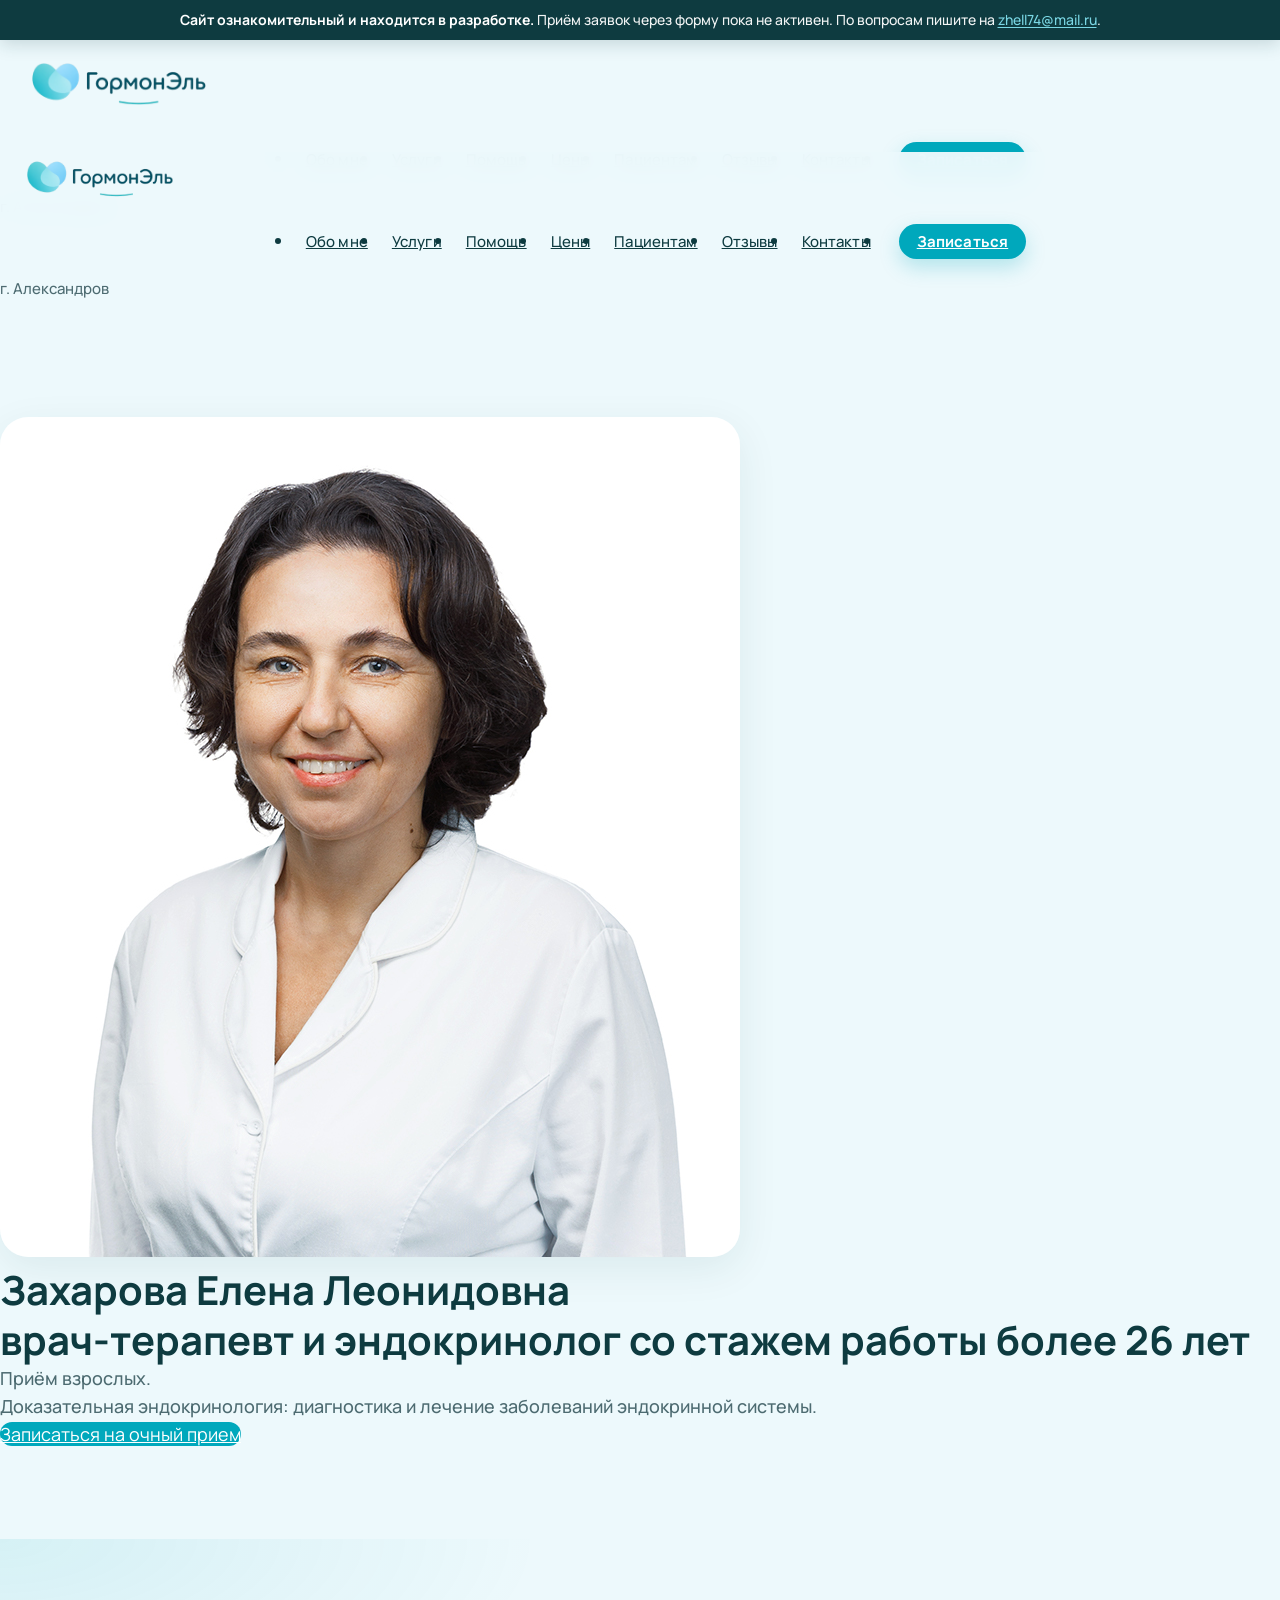
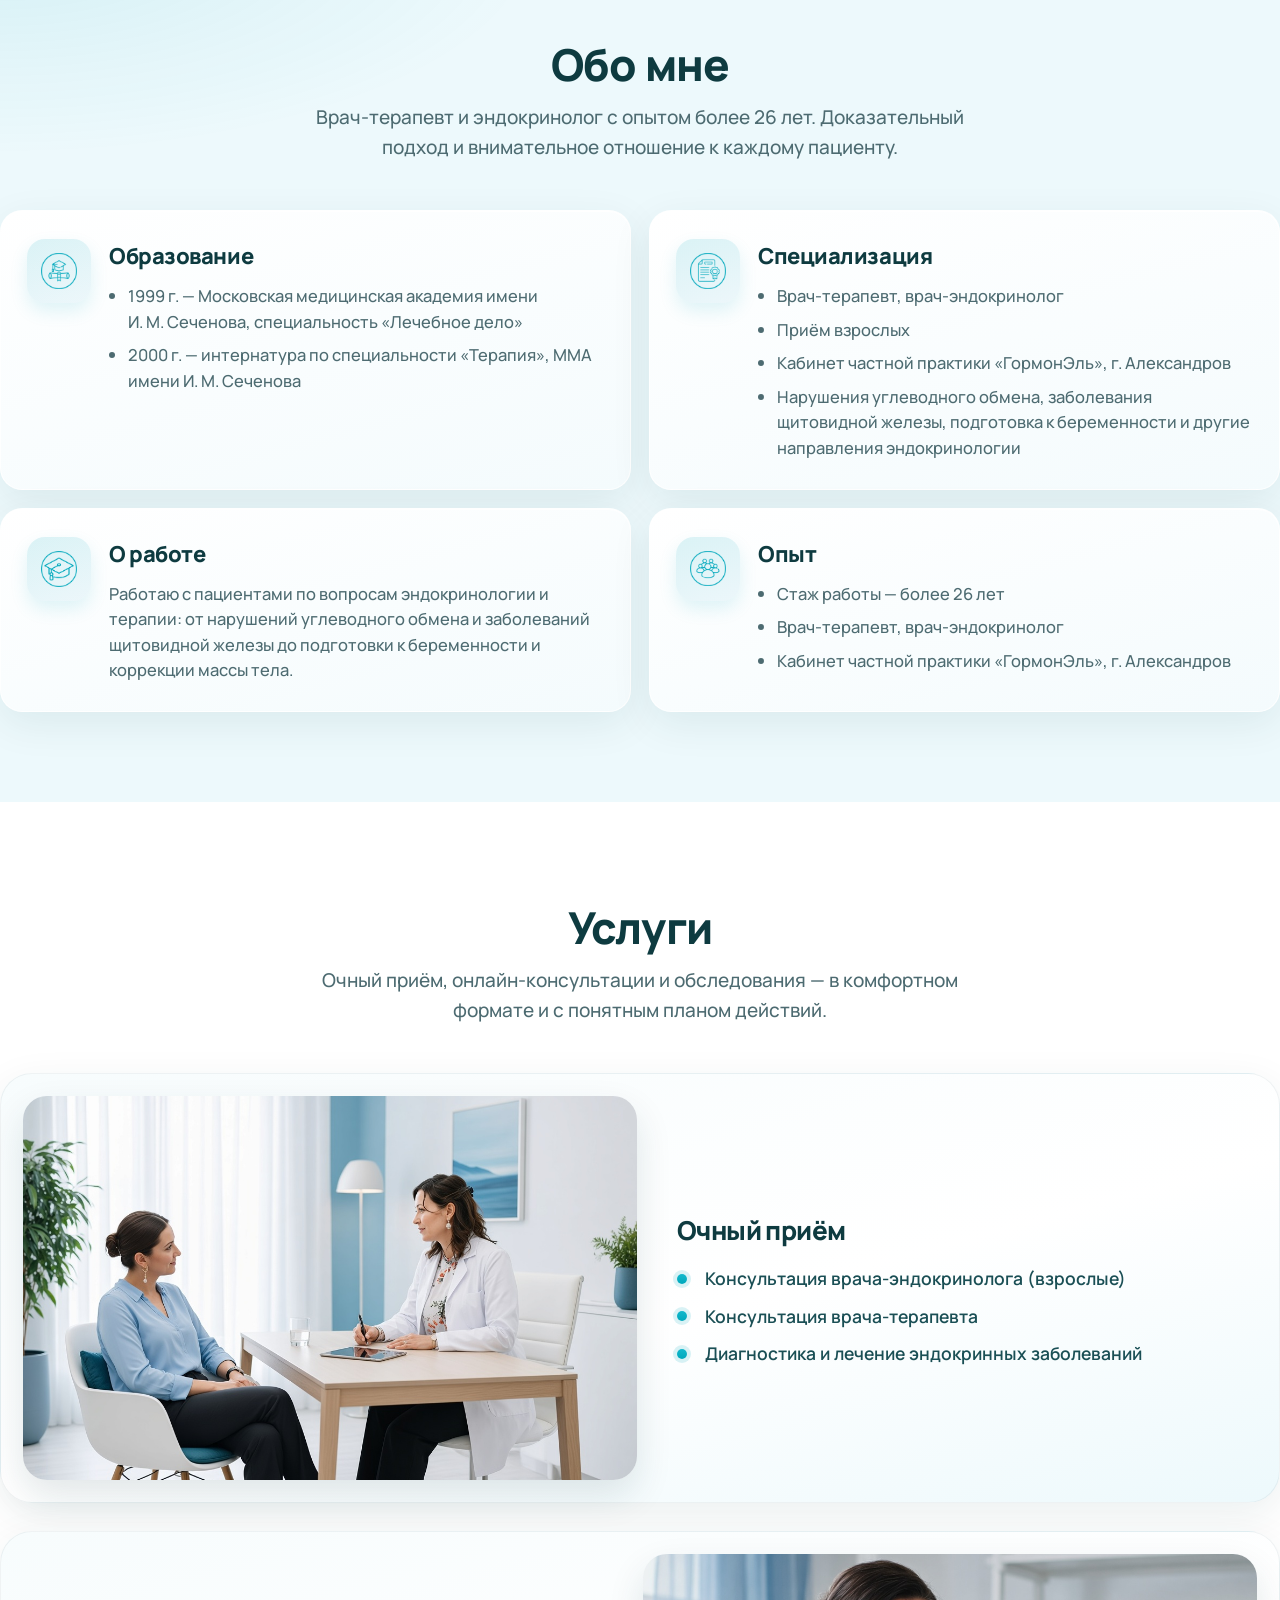
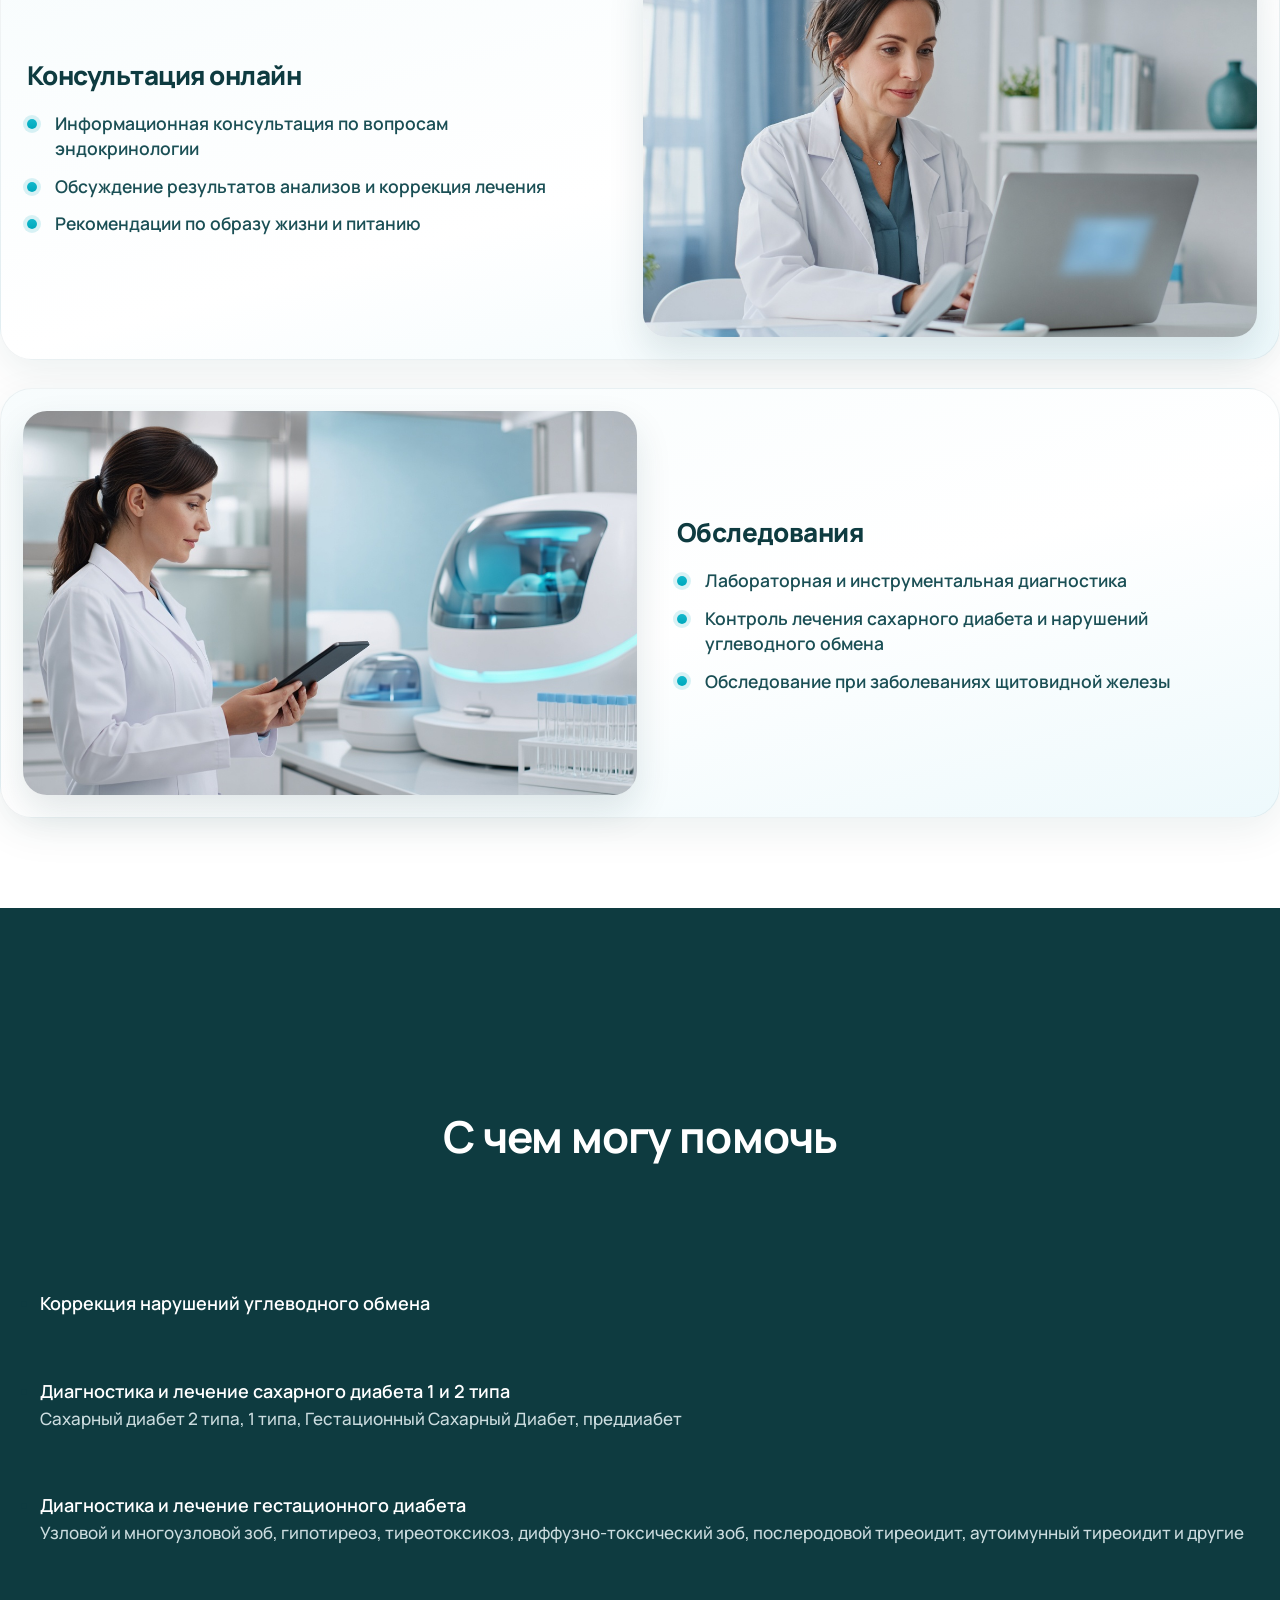
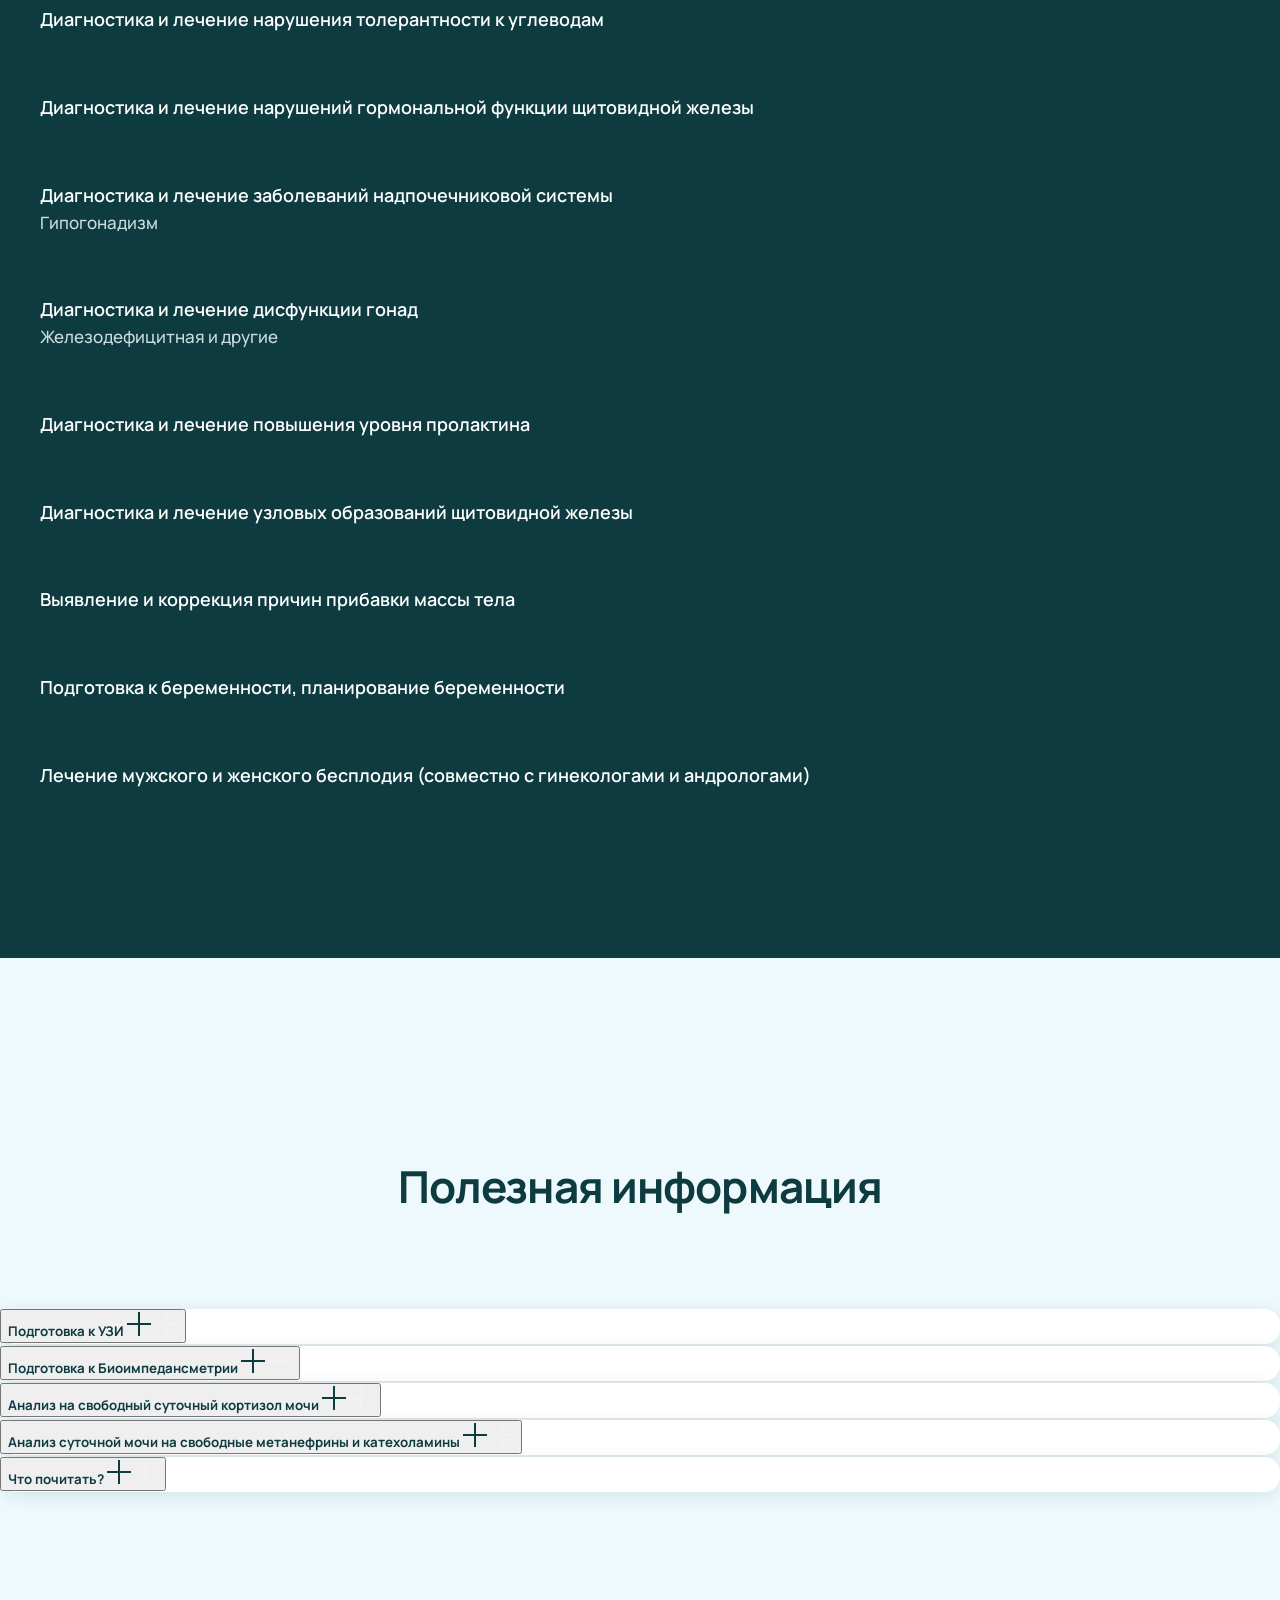
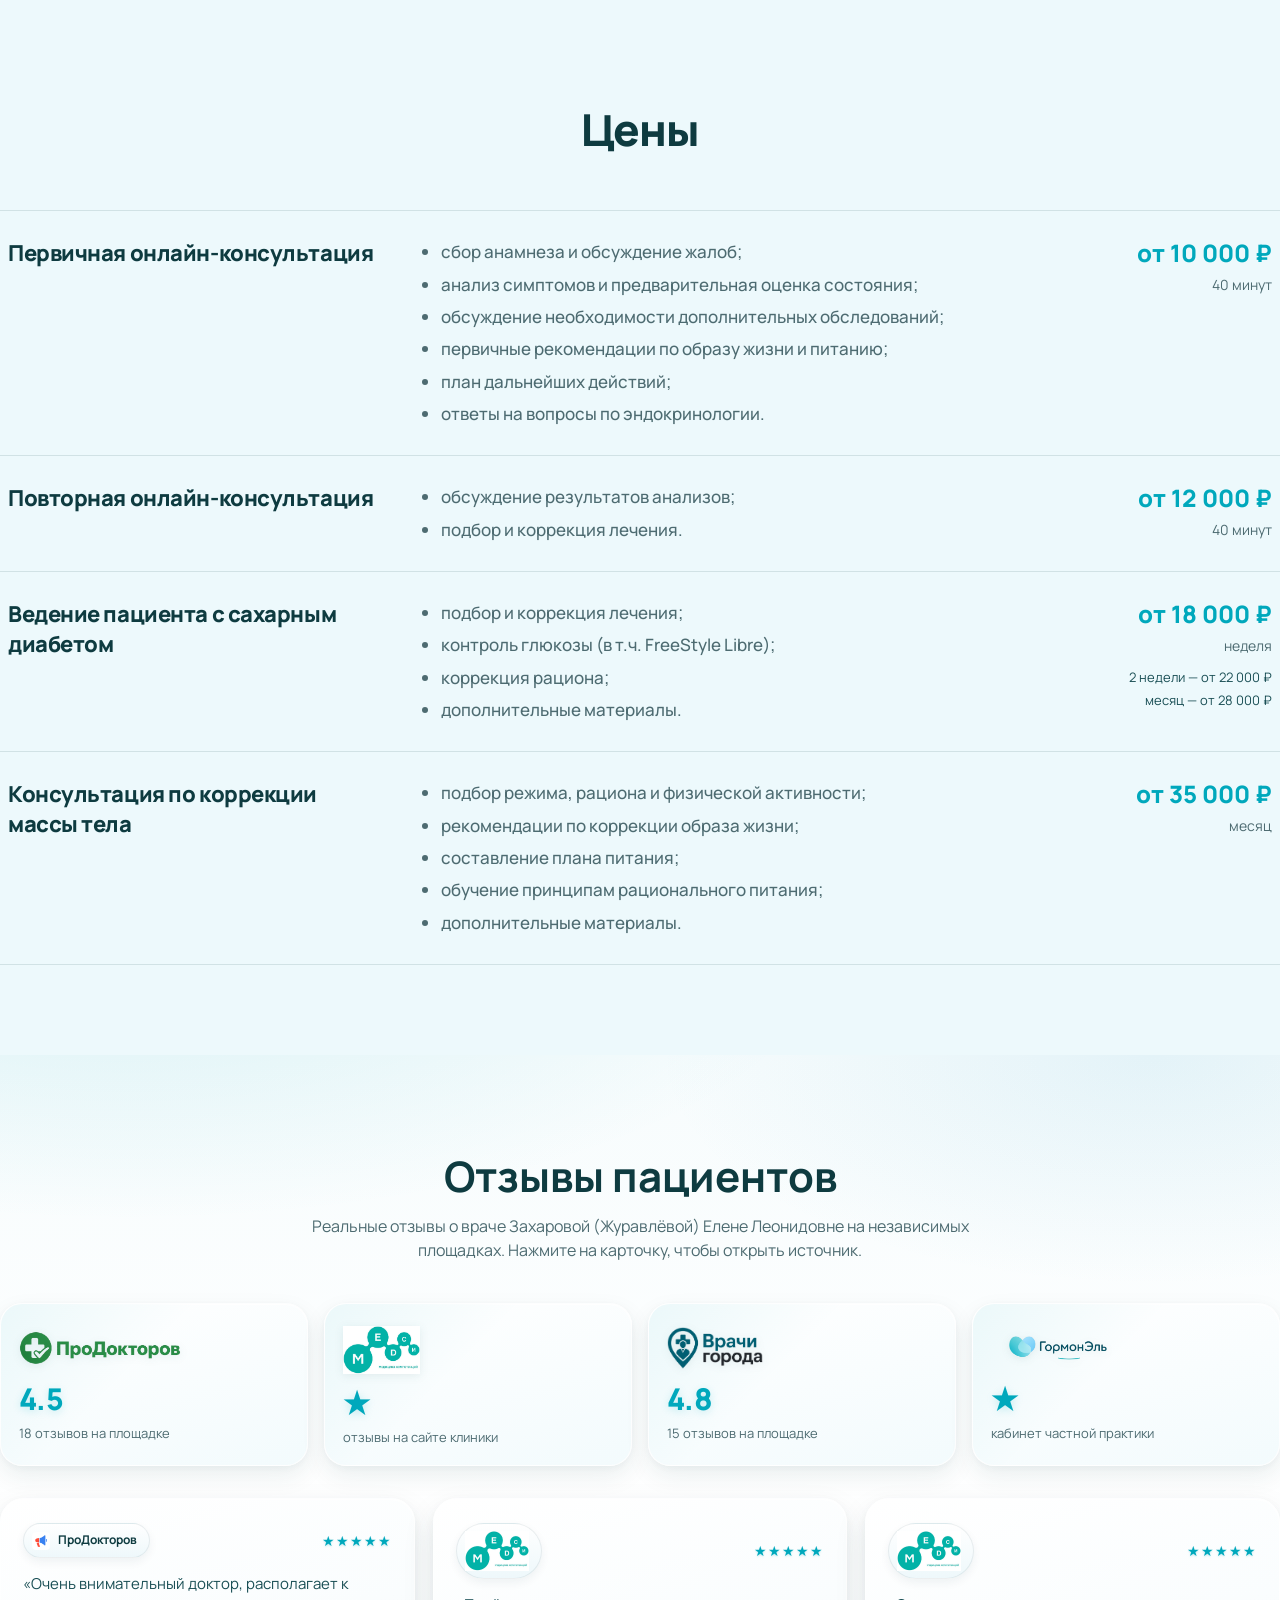
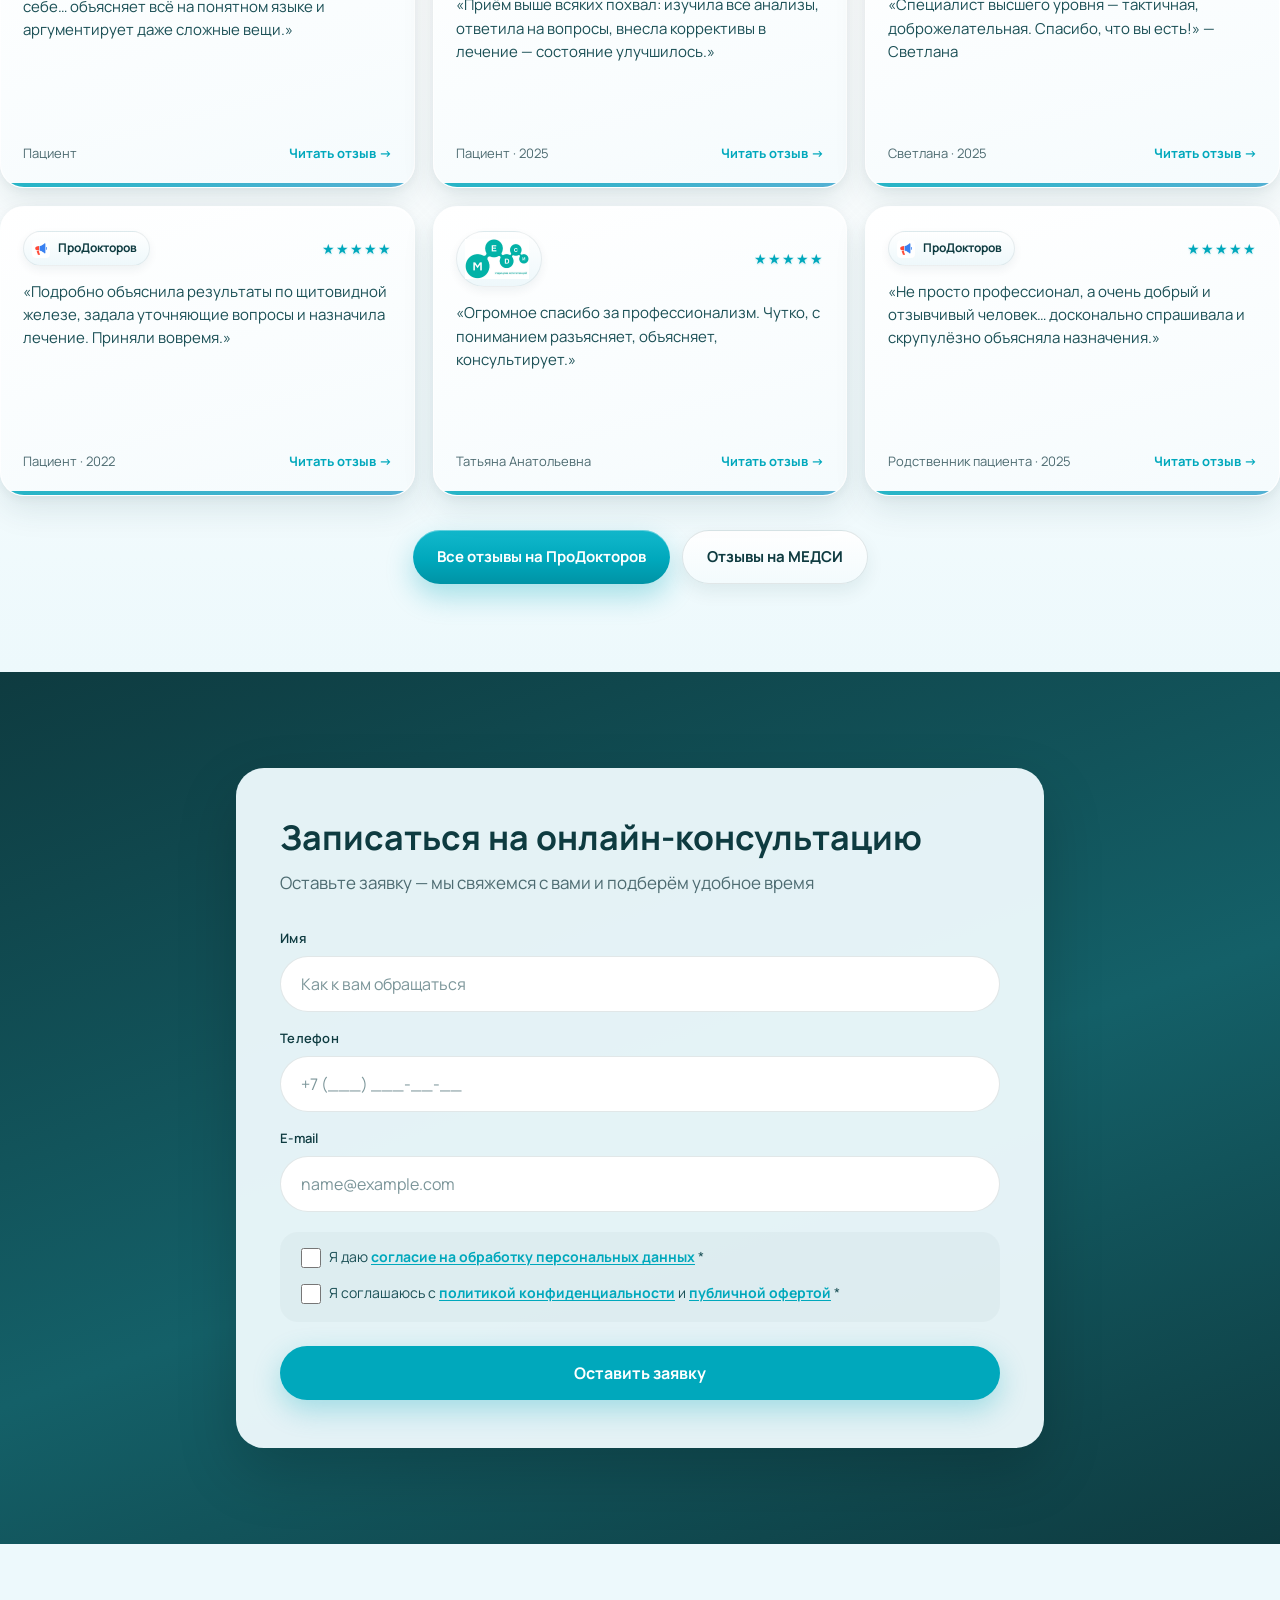
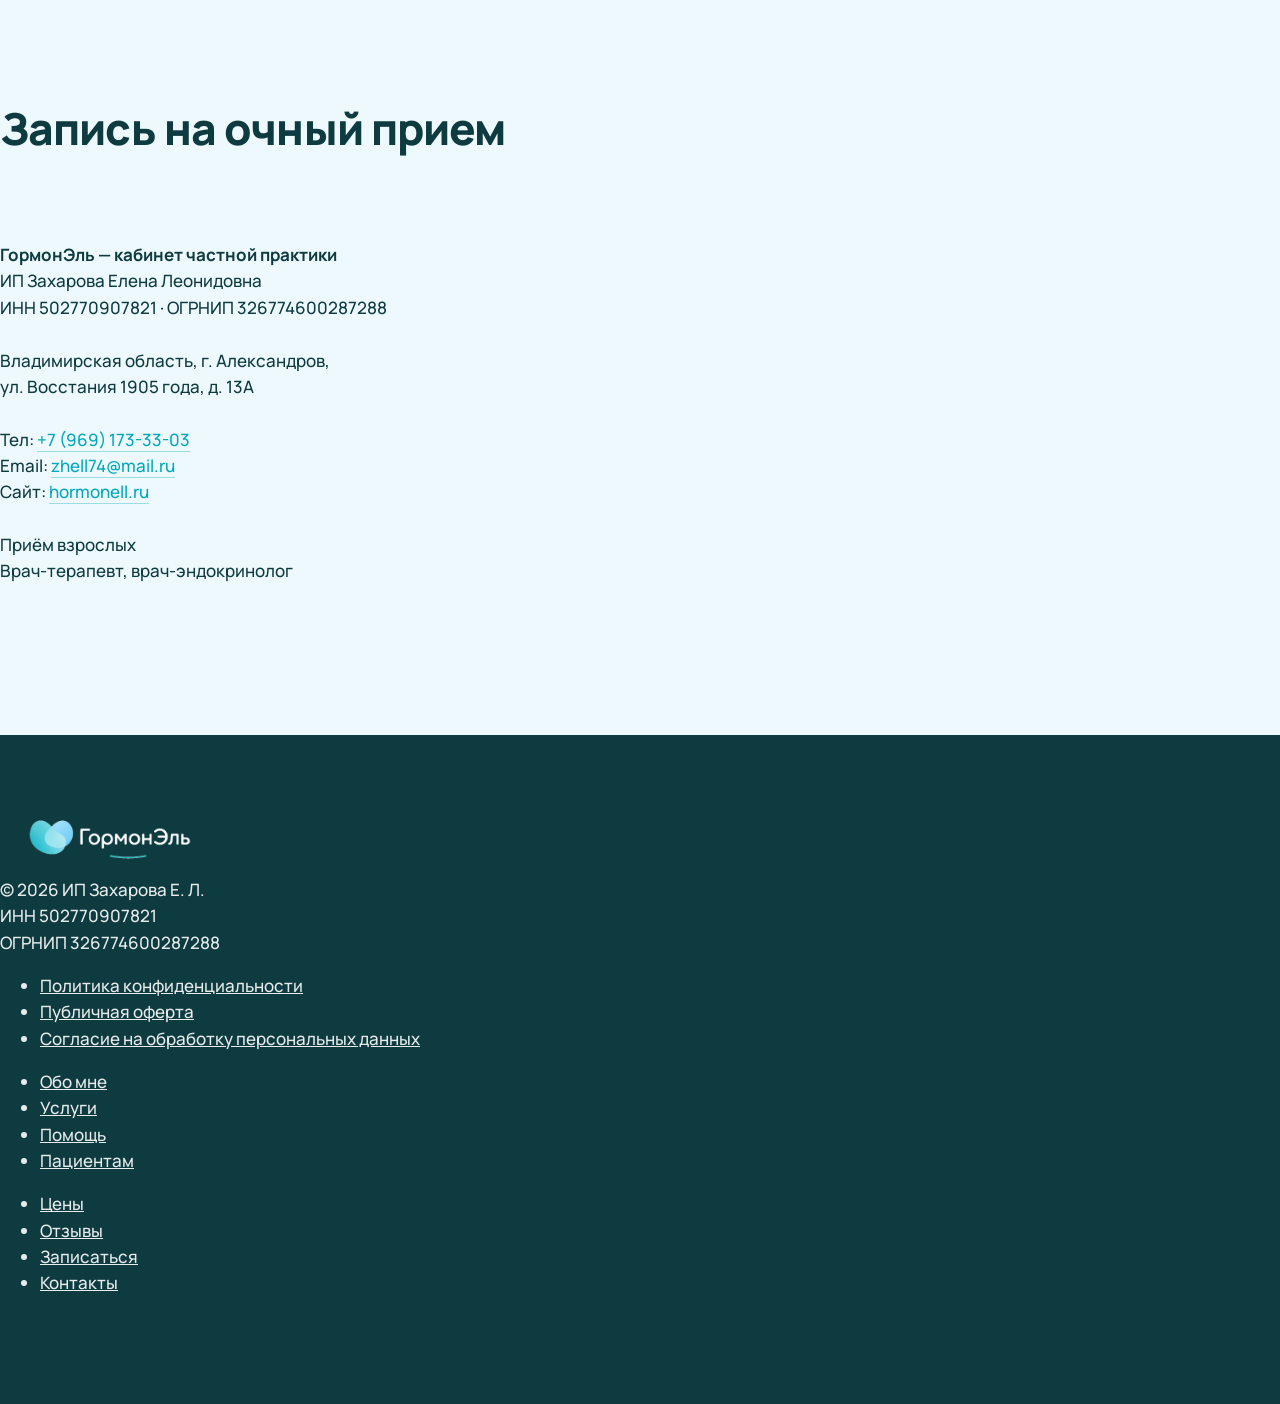
<file: index.html>
<!DOCTYPE html> <html> <head> <meta charset="utf-8" /> <meta http-equiv="Content-Type" content="text/html; charset=utf-8" /> <meta name="viewport" content="width=device-width, initial-scale=1.0" />  <!--metatextblock--> <title>Врач-эндокринолог Захарова Елена Леонидовна</title> <meta name="description" content="Врач-терапевт и эндокринолог Захарова Елена Леонидовна. Стаж более 26 лет. Кабинет частной практики «ГормонЭль», г. Александров." /> <meta property="og:url" content="." /> <meta property="og:title" content="Врач-терапевт и эндокринолог Захарова Елена Леонидовна" /> <meta property="og:description" content="Персональная страница врача-эндокринолога: образование, опыт, услуги, запись на приём и контакты" /> <meta property="og:type" content="website" /> <meta property="og:image" content="assets/images/doctor.jpg" /> <link rel="canonical" href="."> <!--/metatextblock--> <meta name="format-detection" content="telephone=no" /> <meta http-equiv="x-dns-prefetch-control" content="on"> <link rel="dns-prefetch" href="https://ws.tildacdn.com"> <link rel="dns-prefetch" href="https://static.tildacdn.com"> <!--favicons-->
<link rel="icon" type="image/svg+xml" href="assets/images/favicon.svg" />
<link rel="icon" type="image/png" sizes="32x32" href="assets/images/favicon-32.png" />
<link rel="shortcut icon" href="assets/images/favicon.ico" type="image/x-icon" />
<link rel="apple-touch-icon" sizes="180x180" href="assets/images/favicon-180.png" />
<!--/favicons--> <!-- Assets --> <script src="https://neo.tildacdn.com/js/tilda-fallback-1.0.min.js" async charset="utf-8"></script> <link rel="stylesheet" href="https://static.tildacdn.com/css/tilda-grid-3.0.min.css" type="text/css" media="all" onerror="this.loaderr='y';"/> <link rel="stylesheet" href="https://static.tildacdn.com/ws/project12505877/tilda-blocks-page64919349.min.css?t=1784560784" type="text/css" media="all" onerror="this.loaderr='y';" /> <link rel="stylesheet" href="https://static.tildacdn.com/css/tilda-cards-1.0.min.css" type="text/css" media="all" onerror="this.loaderr='y';" /> <link rel="stylesheet" href="https://static.tildacdn.com/css/tilda-forms-1.0.min.css" type="text/css" media="all" onerror="this.loaderr='y';" /> <link rel="stylesheet" href="https://static.tildacdn.com/css/tilda-cover-1.0.min.css" type="text/css" media="all" onerror="this.loaderr='y';" /> <link rel="stylesheet" href="https://static.tildacdn.com/css/tilda-slds-1.4.min.css" type="text/css" media="print" onload="this.media='all';" onerror="this.loaderr='y';" /> <noscript><link rel="stylesheet" href="https://static.tildacdn.com/css/tilda-slds-1.4.min.css" type="text/css" media="all" /></noscript> <link rel="stylesheet" href="https://static.tildacdn.com/css/tilda-popup-1.1.min.css" type="text/css" media="print" onload="this.media='all';" onerror="this.loaderr='y';" /> <noscript><link rel="stylesheet" href="https://static.tildacdn.com/css/tilda-popup-1.1.min.css" type="text/css" media="all" /></noscript> <link rel="stylesheet" href="https://static.tildacdn.com/css/tilda-feed-1.1.min.css" type="text/css" media="all" onerror="this.loaderr='y';" /> <link rel="stylesheet" href="https://static.tildacdn.com/css/tilda-zoom-2.0.min.css" type="text/css" media="print" onload="this.media='all';" onerror="this.loaderr='y';" /> <noscript><link rel="stylesheet" href="https://static.tildacdn.com/css/tilda-zoom-2.0.min.css" type="text/css" media="all" /></noscript> <link rel="stylesheet" href="https://static.tildacdn.com/css/fonts-tildasans.css" type="text/css" media="all" onerror="this.loaderr='y';" /> <script nomodule src="https://static.tildacdn.com/js/tilda-polyfill-1.0.min.js" charset="utf-8"></script> <script type="text/javascript">function t_onReady(func) {if(document.readyState!='loading') {func();} else {document.addEventListener('DOMContentLoaded',func);}}
function t_onFuncLoad(funcName,okFunc,time) {if(typeof window[funcName]==='function') {okFunc();} else {setTimeout(function() {t_onFuncLoad(funcName,okFunc,time);},(time||100));}}function t_throttle(fn,threshhold,scope) {return function() {fn.apply(scope||this,arguments);};}</script> <script src="https://static.tildacdn.com/js/tilda-scripts-3.0.min.js" charset="utf-8" defer onerror="this.loaderr='y';"></script> <script src="https://static.tildacdn.com/ws/project12505877/tilda-blocks-page64919349.min.js?t=1784560784" charset="utf-8" async onerror="this.loaderr='y';"></script> <script src="https://static.tildacdn.com/js/tilda-lazyload-1.0.min.js" charset="utf-8" async onerror="this.loaderr='y';"></script> <script src="https://static.tildacdn.com/js/tilda-menu-1.0.min.js" charset="utf-8" async onerror="this.loaderr='y';"></script> <script src="https://static.tildacdn.com/js/tilda-cards-1.0.min.js" charset="utf-8" async onerror="this.loaderr='y';"></script> <script src="https://static.tildacdn.com/js/tilda-paint-icons.min.js" charset="utf-8" async onerror="this.loaderr='y';"></script> <script src="https://static.tildacdn.com/js/tilda-forms-1.0.min.js" charset="utf-8" async onerror="this.loaderr='y';"></script> <script src="https://static.tildacdn.com/js/tilda-cover-1.0.min.js" charset="utf-8" async onerror="this.loaderr='y';"></script> <script src="https://static.tildacdn.com/js/tilda-feed-1.1.min.js" charset="utf-8" async onerror="this.loaderr='y';"></script> <script src="https://static.tildacdn.com/js/tilda-slds-1.4.min.js" charset="utf-8" async onerror="this.loaderr='y';"></script> <script src="https://static.tildacdn.com/js/hammer.min.js" charset="utf-8" async onerror="this.loaderr='y';"></script> <script src="https://static.tildacdn.com/js/tilda-video-1.0.min.js" charset="utf-8" async onerror="this.loaderr='y';"></script> <script src="https://static.tildacdn.com/js/tilda-zoom-2.0.min.js" charset="utf-8" async onerror="this.loaderr='y';"></script> <script src="https://static.tildacdn.com/js/tilda-skiplink-1.0.min.js" charset="utf-8" async onerror="this.loaderr='y';"></script> <script src="https://static.tildacdn.com/js/tilda-events-1.0.min.js" charset="utf-8" async onerror="this.loaderr='y';"></script> <script type="text/javascript">window.dataLayer=window.dataLayer||[];</script> <script type="text/javascript">(function() {var ttt='cebo';var tt='oog';var re=new RegExp("bot|g" + tt + "le|yandex|baidu|bing|msn|duckduckbot|teoma|slurp|crawler|spider|robot|crawling|fa" + ttt + "ok","i");if((re.test(navigator.userAgent))===false&&typeof(sessionStorage)!='undefined'&&sessionStorage.getItem('visited')!=='y'&&document.visibilityState){var style=document.createElement('style');style.type='text/css';style.innerHTML='@media screen and (min-width: 980px) {.t-records {opacity: 0;}.t-records_animated {-webkit-transition: opacity ease-in-out .2s;-moz-transition: opacity ease-in-out .2s;-o-transition: opacity ease-in-out .2s;transition: opacity ease-in-out .2s;}.t-records.t-records_visible {opacity: 1;}}';document.getElementsByTagName('head')[0].appendChild(style);function t_setvisRecs(){var alr=document.querySelectorAll('.t-records');Array.prototype.forEach.call(alr,function(el) {el.classList.add("t-records_animated");});setTimeout(function() {Array.prototype.forEach.call(alr,function(el) {el.classList.add("t-records_visible");});sessionStorage.setItem("visited","y");},400);}
document.addEventListener('DOMContentLoaded',t_setvisRecs);}})();</script>
<link rel="preconnect" href="https://fonts.googleapis.com" />
<link rel="preconnect" href="https://fonts.gstatic.com" crossorigin />
<link href="https://fonts.googleapis.com/css2?family=Manrope:wght@400;500;600;700;800&display=swap" rel="stylesheet" />
<link rel="stylesheet" href="assets/css/theme.css" />
</head> <body class="t-body has-site-notice" style="margin:0;">
<div class="site-notice" role="status">
  <div class="site-notice__inner">
    <p>
      <strong>Сайт ознакомительный и находится в разработке.</strong>
      Приём заявок через форму пока не активен.
      По вопросам пишите на
      <a href="mailto:zhell74@mail.ru">zhell74@mail.ru</a>.
    </p>
  </div>
</div>
 <!--allrecords--> <div id="allrecords" class="t-records" data-hook="blocks-collection-content-node" data-tilda-project-id="" data-tilda-page-id="64919349" data-tilda-formskey="" data-tilda-cookie="no" data-tilda-lazy="yes" data-tilda-root-zone="com" data-tilda-project-country="RU"> <div id="rec894241342" class="r t-rec t-screenmin-640px" style=" " data-animationappear="off" data-record-type="257" data-screen-min="640px"> <!-- T228 --> <div id="nav894241342marker"></div> <div class="tmenu-mobile tmenu-mobile_positionfixed"> <div class="tmenu-mobile__container"> <div class="tmenu-mobile__burgerlogo"> <a href="./"> <img
src="assets/images/logo.png" data-original="assets/images/logo.png"
class="tmenu-mobile__imglogo"
imgfield="img"
style="min-width:150px;"
alt="ГормонЭль" loading="eager"> </a> </div> <button type="button"
class="t-menuburger t-menuburger_third "
aria-label="Навигационное меню"
aria-expanded="false"> <span style="background-color:#00A8BC;"></span> <span style="background-color:#00A8BC;"></span> <span style="background-color:#00A8BC;"></span> <span style="background-color:#00A8BC;"></span> </button> <script>function t_menuburger_init(recid) {var rec=document.querySelector('#rec' + recid);if(!rec) return;var burger=rec.querySelector('.t-menuburger');if(!burger) return;var isSecondStyle=burger.classList.contains('t-menuburger_second');if(isSecondStyle&&!window.isMobile&&!('ontouchend' in document)) {burger.addEventListener('mouseenter',function() {if(burger.classList.contains('t-menuburger-opened')) return;burger.classList.remove('t-menuburger-unhovered');burger.classList.add('t-menuburger-hovered');});burger.addEventListener('mouseleave',function() {if(burger.classList.contains('t-menuburger-opened')) return;burger.classList.remove('t-menuburger-hovered');burger.classList.add('t-menuburger-unhovered');setTimeout(function() {burger.classList.remove('t-menuburger-unhovered');},300);});}
burger.addEventListener('click',function() {if(!burger.closest('.tmenu-mobile')&&!burger.closest('.t450__burger_container')&&!burger.closest('.t3112__burger_container')&&!burger.closest('.t466__container')&&!burger.closest('.t204__burger')&&!burger.closest('.t199__js__menu-toggler')) {burger.classList.toggle('t-menuburger-opened');burger.classList.remove('t-menuburger-unhovered');}});var menu=rec.querySelector('[data-menu="yes"]');if(!menu) return;var menuLinks=menu.querySelectorAll('.t-menu__link-item');var submenuClassList=['t978__menu-link_hook','t978__tm-link','t966__tm-link','t794__tm-link','t-menusub__target-link'];Array.prototype.forEach.call(menuLinks,function(link) {link.addEventListener('click',function() {var isSubmenuHook=submenuClassList.some(function(submenuClass) {return link.classList.contains(submenuClass);});if(isSubmenuHook) return;burger.classList.remove('t-menuburger-opened');});});menu.addEventListener('clickedAnchorInTooltipMenu',function() {burger.classList.remove('t-menuburger-opened');});}
t_onReady(function() {t_onFuncLoad('t_menuburger_init',function(){t_menuburger_init('894241342');});});</script> <style>.t-menuburger{position:relative;flex-shrink:0;width:28px;height:20px;padding:0;border:none;background-color:transparent;outline:none;-webkit-transform:rotate(0deg);transform:rotate(0deg);transition:transform .5s ease-in-out;cursor:pointer;z-index:999;}.t-menuburger span{display:block;position:absolute;width:100%;opacity:1;left:0;-webkit-transform:rotate(0deg);transform:rotate(0deg);transition:.25s ease-in-out;height:3px;background-color:#000;}.t-menuburger span:nth-child(1){top:0px;}.t-menuburger span:nth-child(2),.t-menuburger span:nth-child(3){top:8px;}.t-menuburger span:nth-child(4){top:16px;}.t-menuburger__big{width:42px;height:32px;}.t-menuburger__big span{height:5px;}.t-menuburger__big span:nth-child(2),.t-menuburger__big span:nth-child(3){top:13px;}.t-menuburger__big span:nth-child(4){top:26px;}.t-menuburger__small{width:22px;height:14px;}.t-menuburger__small span{height:2px;}.t-menuburger__small span:nth-child(2),.t-menuburger__small span:nth-child(3){top:6px;}.t-menuburger__small span:nth-child(4){top:12px;}.t-menuburger-opened span:nth-child(1){top:8px;width:0%;left:50%;}.t-menuburger-opened span:nth-child(2){-webkit-transform:rotate(45deg);transform:rotate(45deg);}.t-menuburger-opened span:nth-child(3){-webkit-transform:rotate(-45deg);transform:rotate(-45deg);}.t-menuburger-opened span:nth-child(4){top:8px;width:0%;left:50%;}.t-menuburger-opened.t-menuburger__big span:nth-child(1){top:6px;}.t-menuburger-opened.t-menuburger__big span:nth-child(4){top:18px;}.t-menuburger-opened.t-menuburger__small span:nth-child(1),.t-menuburger-opened.t-menuburger__small span:nth-child(4){top:6px;}@media (hover),(min-width:0\0){.t-menuburger_first:hover span:nth-child(1){transform:translateY(1px);}.t-menuburger_first:hover span:nth-child(4){transform:translateY(-1px);}.t-menuburger_first.t-menuburger__big:hover span:nth-child(1){transform:translateY(3px);}.t-menuburger_first.t-menuburger__big:hover span:nth-child(4){transform:translateY(-3px);}}.t-menuburger_second span:nth-child(2),.t-menuburger_second span:nth-child(3){width:80%;left:20%;right:0;}@media (hover),(min-width:0\0){.t-menuburger_second.t-menuburger-hovered span:nth-child(2),.t-menuburger_second.t-menuburger-hovered span:nth-child(3){animation:t-menuburger-anim 0.3s ease-out normal forwards;}.t-menuburger_second.t-menuburger-unhovered span:nth-child(2),.t-menuburger_second.t-menuburger-unhovered span:nth-child(3){animation:t-menuburger-anim2 0.3s ease-out normal forwards;}}.t-menuburger_second.t-menuburger-opened span:nth-child(2),.t-menuburger_second.t-menuburger-opened span:nth-child(3){left:0;right:0;width:100%!important;}.t-menuburger_third span:nth-child(4){width:70%;left:unset;right:0;}@media (hover),(min-width:0\0){.t-menuburger_third:not(.t-menuburger-opened):hover span:nth-child(4){width:100%;}}.t-menuburger_third.t-menuburger-opened span:nth-child(4){width:0!important;right:50%;}.t-menuburger_fourth{height:12px;}.t-menuburger_fourth.t-menuburger__small{height:8px;}.t-menuburger_fourth.t-menuburger__big{height:18px;}.t-menuburger_fourth span:nth-child(2),.t-menuburger_fourth span:nth-child(3){top:4px;opacity:0;}.t-menuburger_fourth span:nth-child(4){top:8px;}.t-menuburger_fourth.t-menuburger__small span:nth-child(2),.t-menuburger_fourth.t-menuburger__small span:nth-child(3){top:3px;}.t-menuburger_fourth.t-menuburger__small span:nth-child(4){top:6px;}.t-menuburger_fourth.t-menuburger__small span:nth-child(2),.t-menuburger_fourth.t-menuburger__small span:nth-child(3){top:3px;}.t-menuburger_fourth.t-menuburger__small span:nth-child(4){top:6px;}.t-menuburger_fourth.t-menuburger__big span:nth-child(2),.t-menuburger_fourth.t-menuburger__big span:nth-child(3){top:6px;}.t-menuburger_fourth.t-menuburger__big span:nth-child(4){top:12px;}@media (hover),(min-width:0\0){.t-menuburger_fourth:not(.t-menuburger-opened):hover span:nth-child(1){transform:translateY(1px);}.t-menuburger_fourth:not(.t-menuburger-opened):hover span:nth-child(4){transform:translateY(-1px);}.t-menuburger_fourth.t-menuburger__big:not(.t-menuburger-opened):hover span:nth-child(1){transform:translateY(3px);}.t-menuburger_fourth.t-menuburger__big:not(.t-menuburger-opened):hover span:nth-child(4){transform:translateY(-3px);}}.t-menuburger_fourth.t-menuburger-opened span:nth-child(1),.t-menuburger_fourth.t-menuburger-opened span:nth-child(4){top:4px;}.t-menuburger_fourth.t-menuburger-opened span:nth-child(2),.t-menuburger_fourth.t-menuburger-opened span:nth-child(3){opacity:1;}@keyframes t-menuburger-anim{0%{width:80%;left:20%;right:0;}50%{width:100%;left:0;right:0;}100%{width:80%;left:0;right:20%;}}@keyframes t-menuburger-anim2{0%{width:80%;left:0;}50%{width:100%;right:0;left:0;}100%{width:80%;left:20%;right:0;}}</style> </div> </div> <style>.tmenu-mobile{background-color:#111;display:none;width:100%;top:0;z-index:990;}.tmenu-mobile_positionfixed{position:fixed;}.tmenu-mobile__text{color:#fff;}.tmenu-mobile__container{min-height:64px;padding:20px;position:relative;box-sizing:border-box;display:-webkit-flex;display:-ms-flexbox;display:flex;-webkit-align-items:center;-ms-flex-align:center;align-items:center;-webkit-justify-content:space-between;-ms-flex-pack:justify;justify-content:space-between;}.tmenu-mobile__list{display:block;}.tmenu-mobile__burgerlogo{display:inline-block;font-size:24px;font-weight:400;white-space:nowrap;vertical-align:middle;}.tmenu-mobile__imglogo{height:auto;display:block;max-width:300px!important;box-sizing:border-box;padding:0;margin:0 auto;}@media screen and (max-width:980px){.tmenu-mobile__menucontent_hidden{display:none;height:100%;}.tmenu-mobile{display:block;}}@media screen and (max-width:980px){#rec894241342 .tmenu-mobile{background-color:#EDF9FC;}#rec894241342 .tmenu-mobile__menucontent_fixed{position:fixed;top:64px;}#rec894241342 .t-menuburger{-webkit-order:1;-ms-flex-order:1;order:1;}}</style> <style> #rec894241342 .tmenu-mobile__burgerlogo a{color:#b0b0b0;font-weight:700;letter-spacing:2px;}</style> <style> #rec894241342 .tmenu-mobile__burgerlogo__title{color:#b0b0b0;font-weight:700;letter-spacing:2px;}</style> <div id="nav894241342" class="t228 t228__positionabsolute tmenu-mobile__menucontent_hidden tmenu-mobile__menucontent_fixed" style="background-color: rgba(237,249,252,0); height:100px; " data-bgcolor-hex="#EDF9FC" data-bgcolor-rgba="rgba(237,249,252,0)" data-navmarker="nav894241342marker" data-appearoffset="" data-bgopacity-two="90" data-menushadow="" data-menushadow-css="" data-bgopacity="0.0" data-bgcolor-rgba-afterscroll="rgba(237,249,252,0.92)" data-menu-items-align="" data-menu="yes"> <div class="t228__maincontainer t228__c12collumns" style="height:100px;"> <div class="t228__padding40px"></div> <div class="t228__leftside"> <div class="t228__leftcontainer"> <a href="./" class="t228__imgwrapper"> <img class="t228__imglogo "
src="assets/images/logo.png" data-original="assets/images/logo.png"
imgfield="img"
style="max-height: 64px; width: auto;" loading="eager" alt="ГормонЭль"> </a> </div> </div> <div class="t228__centerside "> <nav class="t228__centercontainer"> <ul role="list" class="t228__list t-menu__list">
<li class="t228__list_item" style="padding:0 12px;">
  <a class="t-menu__link-item" href="#about">Обо мне</a>
</li>
<li class="t228__list_item" style="padding:0 12px;">
  <a class="t-menu__link-item" href="#services">Услуги</a>
</li>
<li class="t228__list_item" style="padding:0 12px;">
  <a class="t-menu__link-item" href="#help">Помощь</a>
</li>
<li class="t228__list_item" style="padding:0 12px;">
  <a class="t-menu__link-item" href="#price">Цены</a>
</li>
<li class="t228__list_item" style="padding:0 12px;">
  <a class="t-menu__link-item" href="#useful">Пациентам</a>
</li>
<li class="t228__list_item" style="padding:0 12px;">
  <a class="t-menu__link-item" href="#reviews">Отзывы</a>
</li>
<li class="t228__list_item" style="padding:0 12px;">
  <a class="t-menu__link-item" href="#contacts">Контакты</a>
</li>
<li class="t228__list_item t228__list_item--cta" style="padding:0 0 0 16px;">
  <a class="t-menu__link-item nav-cta" href="#online">Записаться</a>
</li>
</ul> </nav> </div> <div class="t228__rightside"> <div class="t228__rightcontainer"> <div class="t228__right_descr" field="descr">г. Александров</div> </div> </div> <div class="t228__padding40px"> </div> </div> </div> <style>@media screen and (max-width:980px){#rec894241342 .t228__leftcontainer{display:none;}}</style> <style>@media screen and (max-width:980px){#rec894241342 .t228{}}</style> <script>window.addEventListener('load',function() {t_onFuncLoad('t228_setWidth',function() {t228_setWidth('894241342');});});window.addEventListener('resize',t_throttle(function() {t_onFuncLoad('t228_setWidth',function() {t228_setWidth('894241342');});t_onFuncLoad('t_menu__setBGcolor',function() {t_menu__setBGcolor('894241342','.t228');});}));t_onReady(function() {t_onFuncLoad('t_menu__highlightActiveLinks',function() {t_menu__highlightActiveLinks('.t228__list_item a');});t_onFuncLoad('t228__init',function() {t228__init('894241342');});t_onFuncLoad('t_menu__setBGcolor',function() {t_menu__setBGcolor('894241342','.t228');});t_onFuncLoad('t_menu__interactFromKeyboard',function() {t_menu__interactFromKeyboard('894241342');});t_onFuncLoad('t228_setWidth',function() {t228_setWidth('894241342');});t_onFuncLoad('t_menu__createMobileMenu',function() {t_menu__createMobileMenu('894241342','.t228');});});</script> <style>#rec894241342 .t-menu__link-item{-webkit-transition:color 0.3s ease-in-out,opacity 0.3s ease-in-out;transition:color 0.3s ease-in-out,opacity 0.3s ease-in-out;position:relative;}#rec894241342 .t-menu__link-item:not(.t-active):not(.tooltipstered)::after{content:'';position:absolute;left:0;bottom:20%;opacity:0;width:100%;height:100%;border-bottom:1px solid #00A8BC;-webkit-box-shadow:inset 0px -1px 0px 0px #00A8BC;-moz-box-shadow:inset 0px -1px 0px 0px #00A8BC;box-shadow:inset 0px -1px 0px 0px #00A8BC;-webkit-transition:all 0.3s ease;transition:all 0.3s ease;pointer-events:none;}@media (hover:hover){#rec894241342 .t-menu__link-item:not(.t-active):not(.tooltipstered):hover{opacity:0.8 !important;}}#rec894241342 .t-menu__link-item:not(.t-active):not(.tooltipstered):focus-visible{opacity:0.8 !important;}#rec894241342 .t-menu__link-item:not(.t-active):not(.tooltipstered):hover::after{opacity:1;bottom:-1px;}#rec894241342 .t-menu__link-item:not(.t-active):not(.tooltipstered):focus-visible::after{opacity:1;bottom:-1px;}@supports (overflow:-webkit-marquee) and (justify-content:inherit){#rec894241342 .t-menu__link-item,#rec894241342 .t-menu__link-item.t-active{opacity:1 !important;}}</style> <style> #rec894241342 .t228__leftcontainer a{color:#b0b0b0;font-weight:700;letter-spacing:2px;}#rec894241342 a.t-menu__link-item{color:#000000;font-weight:400;}#rec894241342 .t228__right_langs_lang a{color:#000000;font-weight:400;}#rec894241342 .t228__right_descr{font-size:18px;font-weight:500;}</style> <style> #rec894241342 .t228__logo{color:#b0b0b0;font-weight:700;letter-spacing:2px;}</style> </div> <div id="rec952804291" class="r t-rec t-screenmax-640px" style=" " data-animationappear="off" data-record-type="257" data-screen-max="640px"> <!-- T228 --> <div id="nav952804291marker"></div> <div class="tmenu-mobile tmenu-mobile_positionfixed"> <div class="tmenu-mobile__container"> <div class="tmenu-mobile__burgerlogo"> <a href="./"> <img
src="assets/images/logo.png" data-original="assets/images/logo.png"
class="tmenu-mobile__imglogo"
imgfield="img"
style="max-width: 180px; width: 180px;"
alt="ГормонЭль" loading="eager"> </a> </div> <button type="button"
class="t-menuburger t-menuburger_third "
aria-label="Навигационное меню"
aria-expanded="false"> <span style="background-color:#00A8BC;"></span> <span style="background-color:#00A8BC;"></span> <span style="background-color:#00A8BC;"></span> <span style="background-color:#00A8BC;"></span> </button> <script>function t_menuburger_init(recid) {var rec=document.querySelector('#rec' + recid);if(!rec) return;var burger=rec.querySelector('.t-menuburger');if(!burger) return;var isSecondStyle=burger.classList.contains('t-menuburger_second');if(isSecondStyle&&!window.isMobile&&!('ontouchend' in document)) {burger.addEventListener('mouseenter',function() {if(burger.classList.contains('t-menuburger-opened')) return;burger.classList.remove('t-menuburger-unhovered');burger.classList.add('t-menuburger-hovered');});burger.addEventListener('mouseleave',function() {if(burger.classList.contains('t-menuburger-opened')) return;burger.classList.remove('t-menuburger-hovered');burger.classList.add('t-menuburger-unhovered');setTimeout(function() {burger.classList.remove('t-menuburger-unhovered');},300);});}
burger.addEventListener('click',function() {if(!burger.closest('.tmenu-mobile')&&!burger.closest('.t450__burger_container')&&!burger.closest('.t3112__burger_container')&&!burger.closest('.t466__container')&&!burger.closest('.t204__burger')&&!burger.closest('.t199__js__menu-toggler')) {burger.classList.toggle('t-menuburger-opened');burger.classList.remove('t-menuburger-unhovered');}});var menu=rec.querySelector('[data-menu="yes"]');if(!menu) return;var menuLinks=menu.querySelectorAll('.t-menu__link-item');var submenuClassList=['t978__menu-link_hook','t978__tm-link','t966__tm-link','t794__tm-link','t-menusub__target-link'];Array.prototype.forEach.call(menuLinks,function(link) {link.addEventListener('click',function() {var isSubmenuHook=submenuClassList.some(function(submenuClass) {return link.classList.contains(submenuClass);});if(isSubmenuHook) return;burger.classList.remove('t-menuburger-opened');});});menu.addEventListener('clickedAnchorInTooltipMenu',function() {burger.classList.remove('t-menuburger-opened');});}
t_onReady(function() {t_onFuncLoad('t_menuburger_init',function(){t_menuburger_init('952804291');});});</script> <style>.t-menuburger{position:relative;flex-shrink:0;width:28px;height:20px;padding:0;border:none;background-color:transparent;outline:none;-webkit-transform:rotate(0deg);transform:rotate(0deg);transition:transform .5s ease-in-out;cursor:pointer;z-index:999;}.t-menuburger span{display:block;position:absolute;width:100%;opacity:1;left:0;-webkit-transform:rotate(0deg);transform:rotate(0deg);transition:.25s ease-in-out;height:3px;background-color:#000;}.t-menuburger span:nth-child(1){top:0px;}.t-menuburger span:nth-child(2),.t-menuburger span:nth-child(3){top:8px;}.t-menuburger span:nth-child(4){top:16px;}.t-menuburger__big{width:42px;height:32px;}.t-menuburger__big span{height:5px;}.t-menuburger__big span:nth-child(2),.t-menuburger__big span:nth-child(3){top:13px;}.t-menuburger__big span:nth-child(4){top:26px;}.t-menuburger__small{width:22px;height:14px;}.t-menuburger__small span{height:2px;}.t-menuburger__small span:nth-child(2),.t-menuburger__small span:nth-child(3){top:6px;}.t-menuburger__small span:nth-child(4){top:12px;}.t-menuburger-opened span:nth-child(1){top:8px;width:0%;left:50%;}.t-menuburger-opened span:nth-child(2){-webkit-transform:rotate(45deg);transform:rotate(45deg);}.t-menuburger-opened span:nth-child(3){-webkit-transform:rotate(-45deg);transform:rotate(-45deg);}.t-menuburger-opened span:nth-child(4){top:8px;width:0%;left:50%;}.t-menuburger-opened.t-menuburger__big span:nth-child(1){top:6px;}.t-menuburger-opened.t-menuburger__big span:nth-child(4){top:18px;}.t-menuburger-opened.t-menuburger__small span:nth-child(1),.t-menuburger-opened.t-menuburger__small span:nth-child(4){top:6px;}@media (hover),(min-width:0\0){.t-menuburger_first:hover span:nth-child(1){transform:translateY(1px);}.t-menuburger_first:hover span:nth-child(4){transform:translateY(-1px);}.t-menuburger_first.t-menuburger__big:hover span:nth-child(1){transform:translateY(3px);}.t-menuburger_first.t-menuburger__big:hover span:nth-child(4){transform:translateY(-3px);}}.t-menuburger_second span:nth-child(2),.t-menuburger_second span:nth-child(3){width:80%;left:20%;right:0;}@media (hover),(min-width:0\0){.t-menuburger_second.t-menuburger-hovered span:nth-child(2),.t-menuburger_second.t-menuburger-hovered span:nth-child(3){animation:t-menuburger-anim 0.3s ease-out normal forwards;}.t-menuburger_second.t-menuburger-unhovered span:nth-child(2),.t-menuburger_second.t-menuburger-unhovered span:nth-child(3){animation:t-menuburger-anim2 0.3s ease-out normal forwards;}}.t-menuburger_second.t-menuburger-opened span:nth-child(2),.t-menuburger_second.t-menuburger-opened span:nth-child(3){left:0;right:0;width:100%!important;}.t-menuburger_third span:nth-child(4){width:70%;left:unset;right:0;}@media (hover),(min-width:0\0){.t-menuburger_third:not(.t-menuburger-opened):hover span:nth-child(4){width:100%;}}.t-menuburger_third.t-menuburger-opened span:nth-child(4){width:0!important;right:50%;}.t-menuburger_fourth{height:12px;}.t-menuburger_fourth.t-menuburger__small{height:8px;}.t-menuburger_fourth.t-menuburger__big{height:18px;}.t-menuburger_fourth span:nth-child(2),.t-menuburger_fourth span:nth-child(3){top:4px;opacity:0;}.t-menuburger_fourth span:nth-child(4){top:8px;}.t-menuburger_fourth.t-menuburger__small span:nth-child(2),.t-menuburger_fourth.t-menuburger__small span:nth-child(3){top:3px;}.t-menuburger_fourth.t-menuburger__small span:nth-child(4){top:6px;}.t-menuburger_fourth.t-menuburger__small span:nth-child(2),.t-menuburger_fourth.t-menuburger__small span:nth-child(3){top:3px;}.t-menuburger_fourth.t-menuburger__small span:nth-child(4){top:6px;}.t-menuburger_fourth.t-menuburger__big span:nth-child(2),.t-menuburger_fourth.t-menuburger__big span:nth-child(3){top:6px;}.t-menuburger_fourth.t-menuburger__big span:nth-child(4){top:12px;}@media (hover),(min-width:0\0){.t-menuburger_fourth:not(.t-menuburger-opened):hover span:nth-child(1){transform:translateY(1px);}.t-menuburger_fourth:not(.t-menuburger-opened):hover span:nth-child(4){transform:translateY(-1px);}.t-menuburger_fourth.t-menuburger__big:not(.t-menuburger-opened):hover span:nth-child(1){transform:translateY(3px);}.t-menuburger_fourth.t-menuburger__big:not(.t-menuburger-opened):hover span:nth-child(4){transform:translateY(-3px);}}.t-menuburger_fourth.t-menuburger-opened span:nth-child(1),.t-menuburger_fourth.t-menuburger-opened span:nth-child(4){top:4px;}.t-menuburger_fourth.t-menuburger-opened span:nth-child(2),.t-menuburger_fourth.t-menuburger-opened span:nth-child(3){opacity:1;}@keyframes t-menuburger-anim{0%{width:80%;left:20%;right:0;}50%{width:100%;left:0;right:0;}100%{width:80%;left:0;right:20%;}}@keyframes t-menuburger-anim2{0%{width:80%;left:0;}50%{width:100%;right:0;left:0;}100%{width:80%;left:20%;right:0;}}</style> </div> </div> <style>.tmenu-mobile{background-color:#111;display:none;width:100%;top:0;z-index:990;}.tmenu-mobile_positionfixed{position:fixed;}.tmenu-mobile__text{color:#fff;}.tmenu-mobile__container{min-height:64px;padding:20px;position:relative;box-sizing:border-box;display:-webkit-flex;display:-ms-flexbox;display:flex;-webkit-align-items:center;-ms-flex-align:center;align-items:center;-webkit-justify-content:space-between;-ms-flex-pack:justify;justify-content:space-between;}.tmenu-mobile__list{display:block;}.tmenu-mobile__burgerlogo{display:inline-block;font-size:24px;font-weight:400;white-space:nowrap;vertical-align:middle;}.tmenu-mobile__imglogo{height:auto;display:block;max-width:300px!important;box-sizing:border-box;padding:0;margin:0 auto;}@media screen and (max-width:980px){.tmenu-mobile__menucontent_hidden{display:none;height:100%;}.tmenu-mobile{display:block;}}@media screen and (max-width:980px){#rec952804291 .tmenu-mobile{background-color:#EDF9FC;}#rec952804291 .tmenu-mobile__menucontent_fixed{position:fixed;top:64px;}#rec952804291 .t-menuburger{-webkit-order:1;-ms-flex-order:1;order:1;}}</style> <style> #rec952804291 .tmenu-mobile__burgerlogo a{color:#b0b0b0;font-weight:700;letter-spacing:2px;}</style> <style> #rec952804291 .tmenu-mobile__burgerlogo__title{color:#b0b0b0;font-weight:700;letter-spacing:2px;}</style> <div id="nav952804291" class="t228 t228__positionabsolute tmenu-mobile__menucontent_hidden tmenu-mobile__menucontent_fixed" style="background-color: rgba(237,249,252,0); height:100px; " data-bgcolor-hex="#EDF9FC" data-bgcolor-rgba="rgba(237,249,252,0)" data-navmarker="nav952804291marker" data-appearoffset="" data-bgopacity-two="90" data-menushadow="" data-menushadow-css="" data-bgopacity="0.0" data-bgcolor-rgba-afterscroll="rgba(237,249,252,0.92)" data-menu-items-align="left" data-menu="yes"> <div class="t228__maincontainer t228__c12collumns" style="height:100px;"> <div class="t228__padding40px"></div> <div class="t228__leftside"> <div class="t228__leftcontainer"> <a href="./" class="t228__imgwrapper"> <img class="t228__imglogo t228__imglogomobile"
src="assets/images/logo.png" data-original="assets/images/logo.png"
imgfield="img"
style="max-width: 200px; width: 200px; min-width: 160px; height: auto; display: block;"
alt="ГормонЭль" loading="eager"> </a> </div> </div> <div class="t228__centerside t228__menualign_left"> <nav class="t228__centercontainer"> <ul role="list" class="t228__list t-menu__list">
<li class="t228__list_item" style="padding:0 12px;">
  <a class="t-menu__link-item" href="#about">Обо мне</a>
</li>
<li class="t228__list_item" style="padding:0 12px;">
  <a class="t-menu__link-item" href="#services">Услуги</a>
</li>
<li class="t228__list_item" style="padding:0 12px;">
  <a class="t-menu__link-item" href="#help">Помощь</a>
</li>
<li class="t228__list_item" style="padding:0 12px;">
  <a class="t-menu__link-item" href="#price">Цены</a>
</li>
<li class="t228__list_item" style="padding:0 12px;">
  <a class="t-menu__link-item" href="#useful">Пациентам</a>
</li>
<li class="t228__list_item" style="padding:0 12px;">
  <a class="t-menu__link-item" href="#reviews">Отзывы</a>
</li>
<li class="t228__list_item" style="padding:0 12px;">
  <a class="t-menu__link-item" href="#contacts">Контакты</a>
</li>
<li class="t228__list_item t228__list_item--cta" style="padding:0 0 0 16px;">
  <a class="t-menu__link-item nav-cta" href="#online">Записаться</a>
</li>
</ul> </nav> </div> <div class="t228__rightside"> <div class="t228__rightcontainer"> <div class="t228__right_descr" field="descr">г. Александров</div> </div> </div> <div class="t228__padding40px"> </div> </div> </div> <style>@media screen and (max-width:980px){#rec952804291 .t228__leftcontainer{display:none;}}</style> <style>@media screen and (max-width:980px){#rec952804291 .t228__leftcontainer{padding:20px;}#rec952804291 .t228__imglogo{padding:20px 0;}#rec952804291 .t228{}}</style> <script>window.addEventListener('resize',t_throttle(function() {t_onFuncLoad('t_menu__setBGcolor',function() {t_menu__setBGcolor('952804291','.t228');});}));t_onReady(function() {t_onFuncLoad('t_menu__highlightActiveLinks',function() {t_menu__highlightActiveLinks('.t228__list_item a');});t_onFuncLoad('t228__init',function() {t228__init('952804291');});t_onFuncLoad('t_menu__setBGcolor',function() {t_menu__setBGcolor('952804291','.t228');});t_onFuncLoad('t_menu__interactFromKeyboard',function() {t_menu__interactFromKeyboard('952804291');});t_onFuncLoad('t_menu__createMobileMenu',function() {t_menu__createMobileMenu('952804291','.t228');});});</script> <style>#rec952804291 .t-menu__link-item{-webkit-transition:color 0.3s ease-in-out,opacity 0.3s ease-in-out;transition:color 0.3s ease-in-out,opacity 0.3s ease-in-out;position:relative;}#rec952804291 .t-menu__link-item:not(.t-active):not(.tooltipstered)::after{content:'';position:absolute;left:0;bottom:20%;opacity:0;width:100%;height:100%;border-bottom:1px solid #00A8BC;-webkit-box-shadow:inset 0px -1px 0px 0px #00A8BC;-moz-box-shadow:inset 0px -1px 0px 0px #00A8BC;box-shadow:inset 0px -1px 0px 0px #00A8BC;-webkit-transition:all 0.3s ease;transition:all 0.3s ease;pointer-events:none;}@media (hover:hover){#rec952804291 .t-menu__link-item:not(.t-active):not(.tooltipstered):hover{opacity:0.8 !important;}}#rec952804291 .t-menu__link-item:not(.t-active):not(.tooltipstered):focus-visible{opacity:0.8 !important;}#rec952804291 .t-menu__link-item:not(.t-active):not(.tooltipstered):hover::after{opacity:1;bottom:-1px;}#rec952804291 .t-menu__link-item:not(.t-active):not(.tooltipstered):focus-visible::after{opacity:1;bottom:-1px;}@supports (overflow:-webkit-marquee) and (justify-content:inherit){#rec952804291 .t-menu__link-item,#rec952804291 .t-menu__link-item.t-active{opacity:1 !important;}}</style> <style> #rec952804291 .t228__leftcontainer a{color:#b0b0b0;font-weight:700;letter-spacing:2px;}#rec952804291 a.t-menu__link-item{color:#000000;font-weight:400;}#rec952804291 .t228__right_langs_lang a{color:#000000;font-weight:400;}#rec952804291 .t228__right_descr{font-size:18px;font-weight:500;}</style> <style> #rec952804291 .t228__logo{color:#b0b0b0;font-weight:700;letter-spacing:2px;}</style> </div> <div id="rec894241348" class="r t-rec t-rec_pt_165 t-rec_pb_90 t-rec_pb-res-480_45" style="padding-top:165px;padding-bottom:90px;background-color:#EDF9FC; " data-record-type="180" data-bg-color="#EDF9FC"> <!-- T165 --> <div class="t165"> <div class="t-container"> <div class="t165__col-top t-col t-col_6 t165__vmiddle t165__left"> <img class="t165__img t-img"
src="assets/images/doctor.jpg" data-original="assets/images/doctor.jpg"
imgfield="img"
alt="Захарова Елена Леонидовна"> </div> <div class="t-col t-col_6 t165__vmiddle t165__left"> <div class="t165__textwrapper"> <div class="t165__title t-heading t-heading_md" field="title"><strong>Захарова Елена Леонидовна</strong><br />врач-терапевт и&nbsp;эндокринолог со&nbsp;стажем работы более 26&nbsp;лет</div> <div class="t165__text t-text t-text_sm" field="text">Приём взрослых.<br />Доказательная эндокринология: диагностика и&nbsp;лечение заболеваний эндокринной системы.</div> <div class="t165__btn-container"> <a
class="t-btn t-btnflex t-btnflex_type_button t-btnflex_sm"
href="#contacts"><span class="t-btnflex__text">Записаться на очный прием</span> <style>#rec894241348 .t-btnflex.t-btnflex_type_button {color:#ffffff;background-color:#00A8BC;--border-width:0px;border-style:none !important;border-radius:10px;box-shadow:none !important;transition-duration:0.2s;transition-property:background-color,color,border-color,box-shadow,opacity,transform,gap;transition-timing-function:ease-in-out;}</style></a> </div> </div> </div> </div> </div> <style> #rec894241348 .t165__title{color:#0E3B40;}@media screen and (min-width:900px){#rec894241348 .t165__title{font-size:42px;line-height:1.25;}}</style> </div> <div id="rec898970272" class="r t-rec about-section" data-record-type="497">
  <a name="about" style="font-size:0;position:absolute;"></a>
  <section class="about" aria-labelledby="about-title">
    <div class="t-container">
      <div class="t-col t-col_12">
        <h2 id="about-title" class="ds-title">Обо мне</h2>
        <p class="ds-lead">Врач-терапевт и эндокринолог с опытом более 26 лет. Доказательный подход и внимательное отношение к каждому пациенту.</p>
      </div>
      <div class="t-col t-col_12">
        <div class="about__grid">
          <article class="about__card">
            <div class="about__icon"><img src="assets/images/icons/education.png" alt="" width="48" height="48"></div>
            <div class="about__content">
              <h3 class="about__name">Образование</h3>
              <ul class="about__list">
                <li>1999&nbsp;г. — Московская медицинская академия имени И.&nbsp;М.&nbsp;Сеченова, специальность «Лечебное дело»</li>
                <li>2000&nbsp;г. — интернатура по специальности «Терапия», ММА имени И.&nbsp;М.&nbsp;Сеченова</li>
              </ul>
            </div>
          </article>
          <article class="about__card">
            <div class="about__icon"><img src="assets/images/icons/specialization.png" alt="" width="48" height="48"></div>
            <div class="about__content">
              <h3 class="about__name">Специализация</h3>
              <ul class="about__list">
                <li>Врач-терапевт, врач-эндокринолог</li>
                <li>Приём взрослых</li>
                <li>Кабинет частной практики «ГормонЭль», г.&nbsp;Александров</li>
                <li>Нарушения углеводного обмена, заболевания щитовидной железы, подготовка к&nbsp;беременности и другие направления эндокринологии</li>
              </ul>
            </div>
          </article>
          <article class="about__card">
            <div class="about__icon"><img src="assets/images/icons/work.png" alt="" width="48" height="48"></div>
            <div class="about__content">
              <h3 class="about__name">О работе</h3>
              <p class="about__text">Работаю с пациентами по вопросам эндокринологии и терапии: от нарушений углеводного обмена и заболеваний щитовидной железы до подготовки к беременности и коррекции массы тела.</p>
            </div>
          </article>
          <article class="about__card">
            <div class="about__icon"><img src="assets/images/icons/experience.png" alt="" width="48" height="48"></div>
            <div class="about__content">
              <h3 class="about__name">Опыт</h3>
              <ul class="about__list">
                <li>Стаж работы — более 26&nbsp;лет</li>
                <li>Врач-терапевт, врач-эндокринолог</li>
                <li>Кабинет частной практики «ГормонЭль», г.&nbsp;Александров</li>
              </ul>
            </div>
          </article>
        </div>
      </div>
    </div>
  </section>
</div>
<div id="rec894500662" class="r t-rec services-section" data-record-type="843">
  <a name="services" style="font-size:0;position:absolute;"></a>
  <section class="services" aria-labelledby="services-title">
    <div class="t-container">
      <div class="t-col t-col_12">
        <h2 id="services-title" class="ds-title">Услуги</h2>
        <p class="ds-lead">Очный приём, онлайн-консультации и обследования — в комфортном формате и с понятным планом действий.</p>
      </div>
      <div class="t-col t-col_12">
        <div class="services__list">

          <article class="services__row">
            <div class="services__media">
              <img src="assets/images/services/inperson.jpg" alt="Очный приём" loading="lazy">
            </div>
            <div class="services__body">
              <h3 class="services__name">Очный приём</h3>
              <ul class="services__points">
                <li>Консультация врача-эндокринолога (взрослые)</li>
                <li>Консультация врача-терапевта</li>
                <li>Диагностика и лечение эндокринных заболеваний</li>
              </ul>
            </div>
          </article>

          <article class="services__row services__row--reverse">
            <div class="services__media">
              <img src="assets/images/services/online.jpg" alt="Консультация онлайн" loading="lazy">
            </div>
            <div class="services__body">
              <h3 class="services__name">Консультация онлайн</h3>
              <ul class="services__points">
                <li>Информационная консультация по вопросам эндокринологии</li>
                <li>Обсуждение результатов анализов и коррекция лечения</li>
                <li>Рекомендации по образу жизни и питанию</li>
              </ul>
            </div>
          </article>

          <article class="services__row">
            <div class="services__media">
              <img src="assets/images/services/diagnostics.jpg" alt="Обследования" loading="lazy">
            </div>
            <div class="services__body">
              <h3 class="services__name">Обследования</h3>
              <ul class="services__points">
                <li>Лабораторная и инструментальная диагностика</li>
                <li>Контроль лечения сахарного диабета и нарушений углеводного обмена</li>
                <li>Обследование при заболеваниях щитовидной железы</li>
              </ul>
            </div>
          </article>

        </div>
      </div>
    </div>
  </section>
</div>
<div id="rec952758571" class="r t-rec" style=" " data-record-type="215"> <a name="help" style="font-size:0;"></a> </div> <style>/* brand-help-text */
#rec898935481 .t-section__title, #rec898935481 .t-name, #rec898935481 .t-name_md {color:#ffffff !important;}
#rec898935481 .t508__textwrapper {color:#ffffff;}
</style>
<div id="rec898935481" class="r t-rec t-rec_pt_150 t-rec_pb_150" style="padding-top:150px;padding-bottom:150px;background-color:#0E3B40; " data-record-type="508" data-bg-color="#0E3B40"> <!-- t508 --> <div class="t508"> <div class="t-section__container t-container t-container_flex js-block-header"> <div class="t-col t-col_12 "> <div
class="js-block-header-title t-section__title t-title t-title_xs t-align_center t-margin_auto" data-editable="true"
field="btitle"> <p style="text-align: center;"><strong>С&nbsp;чем могу помочь</strong></p> </div> </div> </div> <style>.t-section__title,.t-section__descr {overflow-wrap:break-word;}.t-section__descr {max-width:560px;}#rec898935481 .t-section__title {margin-bottom:90px;}#rec898935481 .t-section__descr {}#rec898935481 .t-section__container:not(:has(.t-section__descr)) .t-section__title {margin-bottom:90px;}@media screen and (max-width:960px) {#rec898935481 .t-section__title {margin-bottom:45px;}#rec898935481 .t-section__container:not(:has(.t-section__descr)) .t-section__title {margin-bottom:45px;}}</style> <ul role="list" class="t508__container t-container"> <li class="t-col t-col_8 t-prefix_2 t-item t-list__item"
style="margin-top:30px;"> <div class="t-cell t-valign_middle"> <div class="t508__bgimg t-bgimg"
imgfield="li_img__8328944946050" data-original="https://static.tildacdn.com/lib/icons/bullets/check2_thin.svg" data-color="#EDF9FC"
style="width: 30px; height: 30px; background-image: url('https://static.tildacdn.com/lib/icons/bullets/check2_thin.svg');"
itemscope itemtype="http://schema.org/ImageObject"> <meta itemprop="image" content="https://static.tildacdn.com/lib/icons/bullets/check2_thin.svg"> </div> </div> <div class="t508__textwrapper t-cell t-valign_middle"> <div class="t-name t-name_md " field="li_title__8328944946050">Коррекция нарушений углеводного обмена</div> </div> </li> <li class="t-col t-col_8 t-prefix_2 t-item t-list__item"
style="margin-top:30px;"> <div class="t-cell t-valign_top"> <div class="t508__bgimg t-bgimg"
imgfield="li_img__8328944946051" data-original="https://static.tildacdn.com/lib/icons/bullets/check2_thin.svg" data-color="#EDF9FC"
style="width: 30px; height: 30px; background-image: url('https://static.tildacdn.com/lib/icons/bullets/check2_thin.svg');"
itemscope itemtype="http://schema.org/ImageObject"> <meta itemprop="image" content="https://static.tildacdn.com/lib/icons/bullets/check2_thin.svg"> </div> </div> <div class="t508__textwrapper t-cell t-valign_top"> <div class="t-name t-name_md t508__bottommargin" field="li_title__8328944946051">Диагностика и лечение сахарного диабета 1 и 2 типа</div> <div class="t508__descr t-descr t-descr_sm" field="li_descr__8328944946051">Сахарный диабет 2 типа, 1 типа, Гестационный Сахарный Диабет, преддиабет</div> </div> </li> <li class="t-col t-col_8 t-prefix_2 t-item t-list__item"
style="margin-top:30px;"> <div class="t-cell t-valign_top"> <div class="t508__bgimg t-bgimg"
imgfield="li_img__1742199165924" data-original="https://static.tildacdn.com/lib/icons/bullets/check2_thin.svg" data-color="#EDF9FC"
style="width: 30px; height: 30px; background-image: url('https://static.tildacdn.com/lib/icons/bullets/check2_thin.svg');"
itemscope itemtype="http://schema.org/ImageObject"> <meta itemprop="image" content="https://static.tildacdn.com/lib/icons/bullets/check2_thin.svg"> </div> </div> <div class="t508__textwrapper t-cell t-valign_top"> <div class="t-name t-name_md t508__bottommargin" field="li_title__1742199165924">Диагностика и лечение гестационного диабета</div> <div class="t508__descr t-descr t-descr_sm" field="li_descr__1742199165924">Узловой и&nbsp;многоузловой зоб, гипотиреоз, тиреотоксикоз, диффузно-токсический зоб, послеродовой тиреоидит, аутоимунный тиреоидит и&nbsp;другие</div> </div> </li> <li class="t-col t-col_8 t-prefix_2 t-item t-list__item"
style="margin-top:30px;"> <div class="t-cell t-valign_middle"> <div class="t508__bgimg t-bgimg"
imgfield="li_img__1742199167591" data-original="https://static.tildacdn.com/lib/icons/bullets/check2_thin.svg" data-color="#EDF9FC"
style="width: 30px; height: 30px; background-image: url('https://static.tildacdn.com/lib/icons/bullets/check2_thin.svg');"
itemscope itemtype="http://schema.org/ImageObject"> <meta itemprop="image" content="https://static.tildacdn.com/lib/icons/bullets/check2_thin.svg"> </div> </div> <div class="t508__textwrapper t-cell t-valign_middle"> <div class="t-name t-name_md " field="li_title__1742199167591">Диагностика и лечение нарушения толерантности к углеводам</div> </div> </li> <li class="t-col t-col_8 t-prefix_2 t-item t-list__item"
style="margin-top:30px;"> <div class="t-cell t-valign_middle"> <div class="t508__bgimg t-bgimg"
imgfield="li_img__1742199169586" data-original="https://static.tildacdn.com/lib/icons/bullets/check2_thin.svg" data-color="#EDF9FC"
style="width: 30px; height: 30px; background-image: url('https://static.tildacdn.com/lib/icons/bullets/check2_thin.svg');"
itemscope itemtype="http://schema.org/ImageObject"> <meta itemprop="image" content="https://static.tildacdn.com/lib/icons/bullets/check2_thin.svg"> </div> </div> <div class="t508__textwrapper t-cell t-valign_middle"> <div class="t-name t-name_md " field="li_title__1742199169586">Диагностика и лечение нарушений гормональной функции щитовидной железы</div> </div> </li> <li class="t-col t-col_8 t-prefix_2 t-item t-list__item"
style="margin-top:30px;"> <div class="t-cell t-valign_top"> <div class="t508__bgimg t-bgimg"
imgfield="li_img__8328944946052" data-original="https://static.tildacdn.com/lib/icons/bullets/check2_thin.svg" data-color="#EDF9FC"
style="width: 30px; height: 30px; background-image: url('https://static.tildacdn.com/lib/icons/bullets/check2_thin.svg');"
itemscope itemtype="http://schema.org/ImageObject"> <meta itemprop="image" content="https://static.tildacdn.com/lib/icons/bullets/check2_thin.svg"> </div> </div> <div class="t508__textwrapper t-cell t-valign_top"> <div class="t-name t-name_md t508__bottommargin" field="li_title__8328944946052">Диагностика и лечение заболеваний надпочечниковой системы</div> <div class="t508__descr t-descr t-descr_sm" field="li_descr__8328944946052">Гипогонадизм</div> </div> </li> <li class="t-col t-col_8 t-prefix_2 t-item t-list__item"
style="margin-top:30px;"> <div class="t-cell t-valign_top"> <div class="t508__bgimg t-bgimg"
imgfield="li_img__1742199283314" data-original="https://static.tildacdn.com/lib/icons/bullets/check2_thin.svg" data-color="#EDF9FC"
style="width: 30px; height: 30px; background-image: url('https://static.tildacdn.com/lib/icons/bullets/check2_thin.svg');"
itemscope itemtype="http://schema.org/ImageObject"> <meta itemprop="image" content="https://static.tildacdn.com/lib/icons/bullets/check2_thin.svg"> </div> </div> <div class="t508__textwrapper t-cell t-valign_top"> <div class="t-name t-name_md t508__bottommargin" field="li_title__1742199283314">Диагностика и лечение дисфункции гонад</div> <div class="t508__descr t-descr t-descr_sm" field="li_descr__1742199283314">Железодефицитная и другие</div> </div> </li> <li class="t-col t-col_8 t-prefix_2 t-item t-list__item"
style="margin-top:30px;"> <div class="t-cell t-valign_middle"> <div class="t508__bgimg t-bgimg"
imgfield="li_img__1742199285681" data-original="https://static.tildacdn.com/lib/icons/bullets/check2_thin.svg" data-color="#EDF9FC"
style="width: 30px; height: 30px; background-image: url('https://static.tildacdn.com/lib/icons/bullets/check2_thin.svg');"
itemscope itemtype="http://schema.org/ImageObject"> <meta itemprop="image" content="https://static.tildacdn.com/lib/icons/bullets/check2_thin.svg"> </div> </div> <div class="t508__textwrapper t-cell t-valign_middle"> <div class="t-name t-name_md " field="li_title__1742199285681">Диагностика и лечение повышения уровня пролактина</div> </div> </li> <li class="t-col t-col_8 t-prefix_2 t-item t-list__item"
style="margin-top:30px;"> <div class="t-cell t-valign_middle"> <div class="t508__bgimg t-bgimg"
imgfield="li_img__1742199398035" data-original="https://static.tildacdn.com/lib/icons/bullets/check2_thin.svg" data-color="#EDF9FC"
style="width: 30px; height: 30px; background-image: url('https://static.tildacdn.com/lib/icons/bullets/check2_thin.svg');"
itemscope itemtype="http://schema.org/ImageObject"> <meta itemprop="image" content="https://static.tildacdn.com/lib/icons/bullets/check2_thin.svg"> </div> </div> <div class="t508__textwrapper t-cell t-valign_middle"> <div class="t-name t-name_md " field="li_title__1742199398035">Диагностика и лечение узловых образований щитовидной железы</div> </div> </li> <li class="t-col t-col_8 t-prefix_2 t-item t-list__item"
style="margin-top:30px;"> <div class="t-cell t-valign_middle"> <div class="t508__bgimg t-bgimg"
imgfield="li_img__1742199399210" data-original="https://static.tildacdn.com/lib/icons/bullets/check2_thin.svg" data-color="#EDF9FC"
style="width: 30px; height: 30px; background-image: url('https://static.tildacdn.com/lib/icons/bullets/check2_thin.svg');"
itemscope itemtype="http://schema.org/ImageObject"> <meta itemprop="image" content="https://static.tildacdn.com/lib/icons/bullets/check2_thin.svg"> </div> </div> <div class="t508__textwrapper t-cell t-valign_middle"> <div class="t-name t-name_md " field="li_title__1742199399210">Выявление и коррекция причин прибавки массы тела</div> </div> </li> <li class="t-col t-col_8 t-prefix_2 t-item t-list__item"
style="margin-top:30px;"> <div class="t-cell t-valign_middle"> <div class="t508__bgimg t-bgimg"
imgfield="li_img__1742199399819" data-original="https://static.tildacdn.com/lib/icons/bullets/check2_thin.svg" data-color="#EDF9FC"
style="width: 30px; height: 30px; background-image: url('https://static.tildacdn.com/lib/icons/bullets/check2_thin.svg');"
itemscope itemtype="http://schema.org/ImageObject"> <meta itemprop="image" content="https://static.tildacdn.com/lib/icons/bullets/check2_thin.svg"> </div> </div> <div class="t508__textwrapper t-cell t-valign_middle"> <div class="t-name t-name_md " field="li_title__1742199399819">Подготовка к беременности, планирование беременности</div> </div> </li> <li class="t-col t-col_8 t-prefix_2 t-item t-list__item"
style="margin-top:30px;"> <div class="t-cell t-valign_middle"> <div class="t508__bgimg t-bgimg"
imgfield="li_img__999001" data-original="https://static.tildacdn.com/lib/icons/bullets/check2_thin.svg" data-color="#EDF9FC"
style="width: 30px; height: 30px; background-image: url('https://static.tildacdn.com/lib/icons/bullets/check2_thin.svg');"
itemscope itemtype="http://schema.org/ImageObject"> <meta itemprop="image" content="https://static.tildacdn.com/lib/icons/bullets/check2_thin.svg"> </div> </div> <div class="t508__textwrapper t-cell t-valign_middle"> <div class="t-name t-name_md " field="li_title__999001">Лечение мужского и женского бесплодия (совместно с гинекологами и андрологами)</div> </div> </li>
</ul> </div> <script>t_onReady(function() {t_onFuncLoad('t__paintIcons',function() {t__paintIcons('898935481','.t508__img, .t508__bgimg');});});</script> </div> <div id="rec952758946" class="r t-rec" style=" " data-record-type="215"> <a name="useful" style="font-size:0;"></a> </div> <div id="rec898957648" class="r t-rec t-rec_pt_150 t-rec_pb_0" style="padding-top:150px;padding-bottom:0px;background-color:#EDF9FC; " data-record-type="795" data-bg-color="#EDF9FC"> <!-- T795 --> <div class="t795"> <div class="t-container t-align_center"> <div class="t-col t-col_10 t-prefix_1"> <div class="t795__title t-title t-title_xs t-margin_auto" field="title"><p style="text-align: center;"><strong>Полезная информация</strong></p></div> </div> </div> </div> </div> <div id="rec898957576" class="r t-rec t-rec_pt_45 t-rec_pb_150" style="padding-top:45px;padding-bottom:150px;background-color:#EDF9FC; " data-animationappear="off" data-record-type="668" data-bg-color="#EDF9FC"> <!-- T668 --> <div class="t668"> <div class="t-container"> <div class="t668__col t-col t-col_8 t-prefix_2" style="margin-bottom:2px;"> <div class="t668__accordion" data-accordion="false" data-scroll-to-expanded="false"> <div class="t668__wrapper"> <div class="t668__header "> <button type="button"
class="t668__trigger-button"
aria-controls="accordion1_898957576"
aria-expanded="false"> <span class="t668__title t-name t-name_xl" field="li_title__9668942413600" style=""><strong>Подготовка к УЗИ</strong></span> <span class="t668__icon"> <span class="t668__lines"> <svg role="presentation" focusable="false" width="24px" height="24px" viewBox="0 0 24 24" xmlns="http://www.w3.org/2000/svg" xmlns:xlink="http://www.w3.org/1999/xlink"> <g stroke="none" stroke-width="2px" fill="none" fill-rule="evenodd" stroke-linecap="square"> <g transform="translate(1.000000, 1.000000)" stroke="#0E3B40"> <path d="M0,11 L22,11"></path> <path d="M11,0 L11,22"></path> </g> </g> </svg> </span> <span class="t668__circle" style="background-color: transparent;"></span> </span> <span class="t668__icon t668__icon-hover"> <span class="t668__lines"> <svg role="presentation" focusable="false" width="24px" height="24px" viewBox="0 0 24 24" xmlns="http://www.w3.org/2000/svg" xmlns:xlink="http://www.w3.org/1999/xlink"> <g stroke="none" stroke-width="2px" fill="none" fill-rule="evenodd" stroke-linecap="square"> <g transform="translate(1.000000, 1.000000)" stroke="#f2f2f2"> <path d="M0,11 L22,11"></path> <path d="M11,0 L11,22"></path> </g> </g> </svg> </span> <span class="t668__circle" style="background-color: #0E3B40"></span> </span> </button> </div> <div class="t668__content"
id="accordion1_898957576"
hidden > <div class="t668__textwrapper"> <div class="t668__text t-descr t-descr_xs" field="li_descr__9668942413600" style=""><ul><li data-list="bullet">УЗИ щитовидной железы не&nbsp;требует подготовки</li><li data-list="bullet">УЗИ почек и&nbsp;надпочечников не&nbsp;требует подготовки</li><li data-list="bullet">УЗИ брюшной полости проводится натощак после 8−12 часового голодания. Воду исключить за&nbsp;4 часа до&nbsp;исследования. В&nbsp;течение 2−3 дней до&nbsp;процедуры желательно исключить продукты, приводящие к&nbsp;повышению образования газов в&nbsp;кишечнике&nbsp;— темные сорта хлеба, свежие овощи, фрукты и&nbsp;зелень, цельное молоко и&nbsp;кисломолочные продукты, бобовые, газированные напитки, острые блюда и&nbsp;сладости.</li><li data-list="bullet">УЗИ малого таза (яичники, матка, придатки) обычно проводится на&nbsp;5−7 день м. ц&nbsp;или по&nbsp;индивидуальной рекомендации врача</li><li data-list="bullet">УЗИ яичек, молочных желез не&nbsp;требует подготовки</li></ul></div> </div> </div> </div> </div> </div> <div class="t668__col t-col t-col_8 t-prefix_2" style="margin-bottom:2px;"> <div class="t668__accordion" data-accordion="false" data-scroll-to-expanded="false"> <div class="t668__wrapper"> <div class="t668__header "> <button type="button"
class="t668__trigger-button"
aria-controls="accordion2_898957576"
aria-expanded="false"> <span class="t668__title t-name t-name_xl" field="li_title__1742916379686" style="">Подготовка к&nbsp;Биоимпедансметрии</span> <span class="t668__icon"> <span class="t668__lines"> <svg role="presentation" focusable="false" width="24px" height="24px" viewBox="0 0 24 24" xmlns="http://www.w3.org/2000/svg" xmlns:xlink="http://www.w3.org/1999/xlink"> <g stroke="none" stroke-width="2px" fill="none" fill-rule="evenodd" stroke-linecap="square"> <g transform="translate(1.000000, 1.000000)" stroke="#0E3B40"> <path d="M0,11 L22,11"></path> <path d="M11,0 L11,22"></path> </g> </g> </svg> </span> <span class="t668__circle" style="background-color: transparent;"></span> </span> <span class="t668__icon t668__icon-hover"> <span class="t668__lines"> <svg role="presentation" focusable="false" width="24px" height="24px" viewBox="0 0 24 24" xmlns="http://www.w3.org/2000/svg" xmlns:xlink="http://www.w3.org/1999/xlink"> <g stroke="none" stroke-width="2px" fill="none" fill-rule="evenodd" stroke-linecap="square"> <g transform="translate(1.000000, 1.000000)" stroke="#f2f2f2"> <path d="M0,11 L22,11"></path> <path d="M11,0 L11,22"></path> </g> </g> </svg> </span> <span class="t668__circle" style="background-color: #0E3B40"></span> </span> </button> </div> <div class="t668__content"
id="accordion2_898957576"
hidden > <div class="t668__textwrapper"> <div class="t668__text t-descr t-descr_xs" field="li_descr__1742916379686" style=""><ol><li data-list="ordered">Исследование желательно выполнять с&nbsp;утра, натощак либо не&nbsp;принимать пищу и&nbsp;воду за&nbsp;3−4 часа до&nbsp;исследования</li><li data-list="ordered">Не употреблять алкогольные напитки минимум за&nbsp;сутки до&nbsp;исследования;</li><li data-list="ordered">Не посещать массаж, сауну, баню и&nbsp;лимфодренажные процедуры за&nbsp;сутки до&nbsp;исследования;</li><li data-list="ordered">Непосредственно перед исследованием необходимо снять металлические предметы и&nbsp;электронные аксессуары.</li></ol>Противопоказания: наличие кардиостимулятора, беременность, острые состояния.<br />Нежелательно в&nbsp;дни менструального кровотечения и&nbsp;за&nbsp;3 дня до&nbsp;начала менструального цикла.<br />Проведение биоимпедансметрии детям возможно с&nbsp;4-х&nbsp;лет.</div> </div> </div> </div> </div> </div> <div class="t668__col t-col t-col_8 t-prefix_2" style="margin-bottom:2px;"> <div class="t668__accordion" data-accordion="false" data-scroll-to-expanded="false"> <div class="t668__wrapper"> <div class="t668__header "> <button type="button"
class="t668__trigger-button"
aria-controls="accordion3_898957576"
aria-expanded="false"> <span class="t668__title t-name t-name_xl" field="li_title__9668942413601" style=""><strong>Анализ на свободный суточный кортизол мочи</strong></span> <span class="t668__icon"> <span class="t668__lines"> <svg role="presentation" focusable="false" width="24px" height="24px" viewBox="0 0 24 24" xmlns="http://www.w3.org/2000/svg" xmlns:xlink="http://www.w3.org/1999/xlink"> <g stroke="none" stroke-width="2px" fill="none" fill-rule="evenodd" stroke-linecap="square"> <g transform="translate(1.000000, 1.000000)" stroke="#0E3B40"> <path d="M0,11 L22,11"></path> <path d="M11,0 L11,22"></path> </g> </g> </svg> </span> <span class="t668__circle" style="background-color: transparent;"></span> </span> <span class="t668__icon t668__icon-hover"> <span class="t668__lines"> <svg role="presentation" focusable="false" width="24px" height="24px" viewBox="0 0 24 24" xmlns="http://www.w3.org/2000/svg" xmlns:xlink="http://www.w3.org/1999/xlink"> <g stroke="none" stroke-width="2px" fill="none" fill-rule="evenodd" stroke-linecap="square"> <g transform="translate(1.000000, 1.000000)" stroke="#f2f2f2"> <path d="M0,11 L22,11"></path> <path d="M11,0 L11,22"></path> </g> </g> </svg> </span> <span class="t668__circle" style="background-color: #0E3B40"></span> </span> </button> </div> <div class="t668__content"
id="accordion3_898957576"
hidden > <div class="t668__textwrapper"> <div class="t668__text t-descr t-descr_xs" field="li_descr__9668942413601" style="">Собирать мочу в&nbsp;сухую чистую емкость (специальный контейнер или стеклянную банку) вместимостью 2−3 литра.<br />Накануне исследования необходимо исключить повышенные психоэмоциональные и&nbsp;физические нагрузки (спортивные тренировки), прием алкоголя.<br /><br /><ol><li data-list="ordered">Утром опорожнить мочевой пузырь (эта порция мочи выливается в&nbsp;унитаз). Зафиксировать время мочеиспускания.</li><li data-list="ordered">Все последующие порции мочи, выделенные в&nbsp;течение дня, ночи и&nbsp;первую утреннюю порцию следующего дня (например, в&nbsp;8:00) собрать в&nbsp;одну емкость. Последнее мочеиспускание должно быть осуществлено через 24 часа от&nbsp;отмеченного накануне времени.</li><li data-list="ordered">После завершения сбора мочи содержимое емкости нужно точно измерить, обязательно перемешать и&nbsp;сразу отлить 30−50 мл&nbsp;в&nbsp;стерильный контейнер с&nbsp;крышкой. Плотно закрыть контейнер завинчивающейся крышкой.</li><li data-list="ordered">На&nbsp;контейнере нужно указать суточный объем мочи (диурез) в&nbsp;миллилитрах, например, «Диурез: 1250 мл»</li></ol><br />До&nbsp;отправки биоматериал должен храниться в&nbsp;холодильнике при температуре +2…+8 °С. Материал должен быть доставлен в&nbsp;медицинский офис в&nbsp;день окончания сбора.</div> </div> </div> </div> </div> </div> <div class="t668__col t-col t-col_8 t-prefix_2" style="margin-bottom:2px;"> <div class="t668__accordion" data-accordion="false" data-scroll-to-expanded="false"> <div class="t668__wrapper"> <div class="t668__header "> <button type="button"
class="t668__trigger-button"
aria-controls="accordion4_898957576"
aria-expanded="false"> <span class="t668__title t-name t-name_xl" field="li_title__9668942413602" style=""><strong>Анализ суточной мочи на&nbsp;свободные метанефрины и&nbsp;катехоламины</strong></span> <span class="t668__icon"> <span class="t668__lines"> <svg role="presentation" focusable="false" width="24px" height="24px" viewBox="0 0 24 24" xmlns="http://www.w3.org/2000/svg" xmlns:xlink="http://www.w3.org/1999/xlink"> <g stroke="none" stroke-width="2px" fill="none" fill-rule="evenodd" stroke-linecap="square"> <g transform="translate(1.000000, 1.000000)" stroke="#0E3B40"> <path d="M0,11 L22,11"></path> <path d="M11,0 L11,22"></path> </g> </g> </svg> </span> <span class="t668__circle" style="background-color: transparent;"></span> </span> <span class="t668__icon t668__icon-hover"> <span class="t668__lines"> <svg role="presentation" focusable="false" width="24px" height="24px" viewBox="0 0 24 24" xmlns="http://www.w3.org/2000/svg" xmlns:xlink="http://www.w3.org/1999/xlink"> <g stroke="none" stroke-width="2px" fill="none" fill-rule="evenodd" stroke-linecap="square"> <g transform="translate(1.000000, 1.000000)" stroke="#f2f2f2"> <path d="M0,11 L22,11"></path> <path d="M11,0 L11,22"></path> </g> </g> </svg> </span> <span class="t668__circle" style="background-color: #0E3B40"></span> </span> </button> </div> <div class="t668__content"
id="accordion4_898957576"
hidden > <div class="t668__textwrapper"> <div class="t668__text t-descr t-descr_xs" field="li_descr__9668942413602" style=""><strong>Продукты и&nbsp;напитки, которые следует исключить за&nbsp;трое суток до&nbsp;сбора мочи: </strong>алкоголь, продукты и&nbsp;напитки с&nbsp;кофеином, например, кофе, чай, энергетические напитки и&nbsp;шоколад, сыр, выпечка, бананы цитрусовые.<br /><br />При сборе мочи рекомендован обычный питьевой режим. Перед началом сбора суточной мочи необходимо получить в&nbsp;лаборатории спецконсервант и&nbsp;стерильный пластиковый контейнер объемом 60 мл&nbsp;для транспортировки мочи.<br />Порцию мочи, полученную в&nbsp;ходе первого утреннего мочеиспускания (обычно 6−9 часов утра), вылить в&nbsp;унитаз. Далее всю мочу, выделенную в&nbsp;течение суток, собирать в&nbsp;чистую сухую емкость (в&nbsp;которую предварительно добавить спецконсервант). Хранить мочу в&nbsp;холодильнике (не&nbsp;замораживать). Утром следующего дня мочевой пузырь опорожнить и&nbsp;эту порцию добавить в&nbsp;емкость с&nbsp;собранной мочой. Всю мочу перемешать, измерить полученный объем и&nbsp;записать его. Около 30 мл&nbsp;собранной мочи отобрать в&nbsp;стерильный контейнер и&nbsp;доставить его в&nbsp;лабораторию.</div> </div> </div> </div> </div> </div> <div class="t668__col t-col t-col_8 t-prefix_2" style="margin-bottom:2px;"> <div class="t668__accordion" data-accordion="false" data-scroll-to-expanded="false"> <div class="t668__wrapper"> <div class="t668__header "> <button type="button"
class="t668__trigger-button"
aria-controls="accordion5_898957576"
aria-expanded="false"> <span class="t668__title t-name t-name_xl" field="li_title__1742313378931" style=""><strong>Что почитать? </strong></span> <span class="t668__icon"> <span class="t668__lines"> <svg role="presentation" focusable="false" width="24px" height="24px" viewBox="0 0 24 24" xmlns="http://www.w3.org/2000/svg" xmlns:xlink="http://www.w3.org/1999/xlink"> <g stroke="none" stroke-width="2px" fill="none" fill-rule="evenodd" stroke-linecap="square"> <g transform="translate(1.000000, 1.000000)" stroke="#0E3B40"> <path d="M0,11 L22,11"></path> <path d="M11,0 L11,22"></path> </g> </g> </svg> </span> <span class="t668__circle" style="background-color: transparent;"></span> </span> <span class="t668__icon t668__icon-hover"> <span class="t668__lines"> <svg role="presentation" focusable="false" width="24px" height="24px" viewBox="0 0 24 24" xmlns="http://www.w3.org/2000/svg" xmlns:xlink="http://www.w3.org/1999/xlink"> <g stroke="none" stroke-width="2px" fill="none" fill-rule="evenodd" stroke-linecap="square"> <g transform="translate(1.000000, 1.000000)" stroke="#f2f2f2"> <path d="M0,11 L22,11"></path> <path d="M11,0 L11,22"></path> </g> </g> </svg> </span> <span class="t668__circle" style="background-color: #0E3B40"></span> </span> </button> </div> <div class="t668__content"
id="accordion5_898957576"
hidden > <div class="t668__textwrapper"> <div class="t668__text t-descr t-descr_xs" field="li_descr__1742313378931" style=""><ul><li data-list="bullet">Материалы для пациентов будут добавлены позже</li></ul></div> </div> </div> </div> </div> </div> </div> </div> <script>t_onReady(function() {t_onFuncLoad('t668_init',function() {t668_init('898957576');});});</script> </div> <div id="rec952759091" class="r t-rec" style=" " data-record-type="215"> <a name="partners" style="font-size:0;"></a> </div> <div id="rec1629035571" class="r t-rec" style=" " data-record-type="215"> <a name="price" style="font-size:0;"></a> </div> <div id="rec1628968711" class="r t-rec t-rec_pt_60 t-rec_pb_90 prices-section" style="padding-top:60px;padding-bottom:90px;background-color:#EDF9FC;" data-animationappear="off" data-record-type="681" data-bg-color="#EDF9FC">
  <div class="prices">
    <div class="t-container">
      <div class="t-col t-col_12">
        <h2 class="prices__title">Цены</h2>
      </div>
      <div class="t-col t-col_10 t-prefix_1">
        <div class="prices__list">

          <article class="prices__item">
            <div class="prices__name">Первичная онлайн‑консультация</div>
            <div class="prices__body">
              <ul class="prices__desc">
                <li>сбор анамнеза и обсуждение жалоб;</li>
                <li>анализ симптомов и предварительная оценка состояния;</li>
                <li>обсуждение необходимости дополнительных обследований;</li>
                <li>первичные рекомендации по образу жизни и питанию;</li>
                <li>план дальнейших действий;</li>
                <li>ответы на вопросы по эндокринологии.</li>
              </ul>
              <div class="prices__meta">
                <div class="prices__value">от 10&nbsp;000&nbsp;₽</div>
                <div class="prices__note">40 минут</div>
              </div>
            </div>
          </article>

          <article class="prices__item">
            <div class="prices__name">Повторная онлайн‑консультация</div>
            <div class="prices__body">
              <ul class="prices__desc">
                <li>обсуждение результатов анализов;</li>
                <li>подбор и коррекция лечения.</li>
              </ul>
              <div class="prices__meta">
                <div class="prices__value">от 12&nbsp;000&nbsp;₽</div>
                <div class="prices__note">40 минут</div>
              </div>
            </div>
          </article>

          <article class="prices__item">
            <div class="prices__name">Ведение пациента с сахарным диабетом</div>
            <div class="prices__body">
              <ul class="prices__desc">
                <li>подбор и коррекция лечения;</li>
                <li>контроль глюкозы (в т.ч. FreeStyle Libre);</li>
                <li>коррекция рациона;</li>
                <li>дополнительные материалы.</li>
              </ul>
              <div class="prices__meta">
                <div class="prices__value">от 18&nbsp;000&nbsp;₽</div>
                <div class="prices__note">неделя</div>
                <div class="prices__tiers">
                  <span>2 недели — от 22&nbsp;000&nbsp;₽</span>
                  <span>месяц — от 28&nbsp;000&nbsp;₽</span>
                </div>
              </div>
            </div>
          </article>

          <article class="prices__item">
            <div class="prices__name">Консультация по коррекции массы тела</div>
            <div class="prices__body">
              <ul class="prices__desc">
                <li>подбор режима, рациона и физической активности;</li>
                <li>рекомендации по коррекции образа жизни;</li>
                <li>составление плана питания;</li>
                <li>обучение принципам рационального питания;</li>
                <li>дополнительные материалы.</li>
              </ul>
              <div class="prices__meta">
                <div class="prices__value">от 35&nbsp;000&nbsp;₽</div>
                <div class="prices__note">месяц</div>
              </div>
            </div>
          </article>

        </div>
      </div>
    </div>
  </div>
</div>

<div id="rec-reviews-anchor" class="r t-rec" style=" " data-record-type="215">
  <a name="reviews" style="font-size:0;"></a>
</div>
<section id="reviews" class="r t-rec reviews-section" aria-label="Отзывы пациентов">
  <div class="reviews">
    <div class="t-container">
      <div class="t-col t-col_12">
        <h2 class="reviews__title">Отзывы пациентов</h2>
        <p class="reviews__lead">Реальные отзывы о враче Захаровой (Журавлёвой) Елене Леонидовне на независимых площадках. Нажмите на карточку, чтобы открыть источник.</p>
      </div>

      <div class="t-col t-col_12">
        <div class="reviews__sources">
          <a class="reviews__source" href="https://prodoctorov.ru/shyolkovo/vrach/131732-zhuravleva/" target="_blank" rel="noopener noreferrer">
            <span class="reviews__source-logo-wrap">
              <img class="reviews__source-logo" src="assets/images/platforms/prodoctorov.png" alt="ПроДокторов" width="160" height="40" loading="lazy">
            </span>
            <span class="reviews__source-score">4.5</span>
            <span class="reviews__source-meta">18 отзывов на площадке</span>
          </a>
          <a class="reviews__source" href="https://medsi.ru/doctors/zaharova-elena-leonidovna/" target="_blank" rel="noopener noreferrer">
            <span class="reviews__source-logo-wrap">
              <img class="reviews__source-logo reviews__source-logo--medsi" src="assets/images/platforms/medsi.png" alt="МЕДСИ" width="160" height="56" loading="lazy">
            </span>
            <span class="reviews__source-score">★</span>
            <span class="reviews__source-meta">отзывы на сайте клиники</span>
          </a>
          <a class="reviews__source" href="https://vrachi-goroda.ru/schelkovo/vrach/zaharova-zhuravleva-elena-leonidovna1" target="_blank" rel="noopener noreferrer">
            <span class="reviews__source-logo-wrap">
              <img class="reviews__source-logo reviews__source-logo--vg" src="assets/images/platforms/vrachigoroda.png" alt="Врачи города" width="150" height="50" loading="lazy">
            </span>
            <span class="reviews__source-score">4.8</span>
            <span class="reviews__source-meta">15 отзывов на площадке</span>
          </a>
          <a class="reviews__source" href="https://hormonell.ru/" target="_blank" rel="noopener noreferrer">
            <span class="reviews__source-logo-wrap">
              <img class="reviews__source-logo reviews__source-logo--h" src="assets/images/logo.png" data-original="assets/images/logo.png" alt="ГормонЭль" width="160" height="40" loading="lazy">
            </span>
            <span class="reviews__source-score">★</span>
            <span class="reviews__source-meta">кабинет частной практики</span>
          </a>
        </div>
      </div>

      <div class="t-col t-col_12">
        <div class="reviews__grid">

          <a class="reviews__card" href="https://prodoctorov.ru/shyolkovo/vrach/131732-zhuravleva/otzivi/" target="_blank" rel="noopener noreferrer">
            <div class="reviews__card-top">
              <span class="reviews__badge"><img src="assets/images/platforms/prodoctorov-icon.png" alt="" width="18" height="18"><span>ПроДокторов</span></span>
              <span class="reviews__stars" aria-label="Оценка 5 из 5">★★★★★</span>
            </div>
            <p class="reviews__text">«Очень внимательный доктор, располагает к себе… объясняет всё на понятном языке и аргументирует даже сложные вещи.»</p>
            <div class="reviews__card-foot">
              <span class="reviews__author">Пациент</span>
              <span class="reviews__link">Читать отзыв →</span>
            </div>
          </a>

          <a class="reviews__card" href="https://medsi.ru/doctors/zaharova-elena-leonidovna/" target="_blank" rel="noopener noreferrer">
            <div class="reviews__card-top">
              <span class="reviews__badge"><img src="assets/images/platforms/medsi.png" alt="" class="reviews__badge-medsi" width="48" height="14"><span>МЕДСИ</span></span>
              <span class="reviews__stars" aria-label="Положительный отзыв">★★★★★</span>
            </div>
            <p class="reviews__text">«Приём выше всяких похвал: изучила все анализы, ответила на вопросы, внесла коррективы в лечение — состояние улучшилось.»</p>
            <div class="reviews__card-foot">
              <span class="reviews__author">Пациент · 2025</span>
              <span class="reviews__link">Читать отзыв →</span>
            </div>
          </a>

          <a class="reviews__card" href="https://medsi.ru/doctors/zaharova-elena-leonidovna/" target="_blank" rel="noopener noreferrer">
            <div class="reviews__card-top">
              <span class="reviews__badge"><img src="assets/images/platforms/medsi.png" alt="" class="reviews__badge-medsi" width="48" height="14"><span>МЕДСИ</span></span>
              <span class="reviews__stars" aria-label="Положительный отзыв">★★★★★</span>
            </div>
            <p class="reviews__text">«Специалист высшего уровня — тактичная, доброжелательная. Спасибо, что вы есть!» — Светлана</p>
            <div class="reviews__card-foot">
              <span class="reviews__author">Светлана · 2025</span>
              <span class="reviews__link">Читать отзыв →</span>
            </div>
          </a>

          <a class="reviews__card" href="https://prodoctorov.ru/shyolkovo/vrach/131732-zhuravleva/otzivi/" target="_blank" rel="noopener noreferrer">
            <div class="reviews__card-top">
              <span class="reviews__badge"><img src="assets/images/platforms/prodoctorov-icon.png" alt="" width="18" height="18"><span>ПроДокторов</span></span>
              <span class="reviews__stars" aria-label="Оценка 5 из 5">★★★★★</span>
            </div>
            <p class="reviews__text">«Подробно объяснила результаты по щитовидной железе, задала уточняющие вопросы и назначила лечение. Приняли вовремя.»</p>
            <div class="reviews__card-foot">
              <span class="reviews__author">Пациент · 2022</span>
              <span class="reviews__link">Читать отзыв →</span>
            </div>
          </a>

          <a class="reviews__card" href="https://medsi.ru/doctors/zaharova-elena-leonidovna/" target="_blank" rel="noopener noreferrer">
            <div class="reviews__card-top">
              <span class="reviews__badge"><img src="assets/images/platforms/medsi.png" alt="" class="reviews__badge-medsi" width="48" height="14"><span>МЕДСИ</span></span>
              <span class="reviews__stars" aria-label="Положительный отзыв">★★★★★</span>
            </div>
            <p class="reviews__text">«Огромное спасибо за профессионализм. Чутко, с пониманием разъясняет, объясняет, консультирует.»</p>
            <div class="reviews__card-foot">
              <span class="reviews__author">Татьяна Анатольевна</span>
              <span class="reviews__link">Читать отзыв →</span>
            </div>
          </a>

          <a class="reviews__card" href="https://prodoctorov.ru/shyolkovo/vrach/131732-zhuravleva/" target="_blank" rel="noopener noreferrer">
            <div class="reviews__card-top">
              <span class="reviews__badge"><img src="assets/images/platforms/prodoctorov-icon.png" alt="" width="18" height="18"><span>ПроДокторов</span></span>
              <span class="reviews__stars" aria-label="Оценка 5 из 5">★★★★★</span>
            </div>
            <p class="reviews__text">«Не просто профессионал, а очень добрый и отзывчивый человек… досконально спрашивала и скрупулёзно объясняла назначения.»</p>
            <div class="reviews__card-foot">
              <span class="reviews__author">Родственник пациента · 2025</span>
              <span class="reviews__link">Читать отзыв →</span>
            </div>
          </a>

        </div>
      </div>

      <div class="t-col t-col_12">
        <div class="reviews__more">
          <a class="reviews__more-btn" href="https://prodoctorov.ru/shyolkovo/vrach/131732-zhuravleva/otzivi/" target="_blank" rel="noopener noreferrer">Все отзывы на ПроДокторов</a>
          <a class="reviews__more-btn reviews__more-btn--ghost" href="https://medsi.ru/doctors/zaharova-elena-leonidovna/" target="_blank" rel="noopener noreferrer">Отзывы на МЕДСИ</a>
        </div>
      </div>
    </div>
  </div>
</section>
<div id="rec2486177941" class="r t-rec" style=" " data-record-type="215"> <a name="online" style="font-size:0;"></a> </div> <div id="rec894241381" class="r t-rec booking-section" style=" " data-animationappear="off" data-record-type="698">
  <div class="booking">
    <div class="t-container">
      <div class="booking__panel">
        <div class="booking__copy">
          <h2 class="booking__title">Записаться на онлайн‑консультацию</h2>
          <p class="booking__subtitle">Оставьте заявку — мы свяжемся с вами и подберём удобное время</p>
        </div>
        <form id="form894241381" class="booking__form" name="form894241381" role="form" action="#" method="POST" novalidate>
          <div class="booking__fields">
            <label class="booking__field">
              <span class="booking__label">Имя</span>
              <input class="booking__input" type="text" name="Name" autocomplete="name" placeholder="Как к вам обращаться" required>
            </label>
            <label class="booking__field">
              <span class="booking__label">Телефон</span>
              <input class="booking__input" type="tel" name="Phone" autocomplete="tel" placeholder="+7 (___) ___-__-__" required>
            </label>
            <label class="booking__field">
              <span class="booking__label">E-mail</span>
              <input class="booking__input" type="email" name="Email" autocomplete="email" placeholder="name@example.com">
            </label>

            <div class="booking__consents" id="booking-consents">
              <label class="booking__check">
                <input type="checkbox" name="consent_pdn" id="consent_pdn" value="1" required>
                <span>Я даю <a href="./consent.html" target="_blank" rel="noopener noreferrer">согласие на обработку персональных данных</a>&nbsp;*</span>
              </label>
              <label class="booking__check">
                <input type="checkbox" name="consent_policy" id="consent_policy" value="1" required>
                <span>Я соглашаюсь с <a href="./privacy.html" target="_blank" rel="noopener noreferrer">политикой конфиденциальности</a> и <a href="./oferta.html" target="_blank" rel="noopener noreferrer">публичной офертой</a>&nbsp;*</span>
              </label>
              <p class="booking__consent-error" id="booking-consent-error" hidden>Чтобы отправить заявку, отметьте обязательные согласия *</p>
            </div>

            <button class="booking__submit" type="submit">Оставить заявку</button>
          </div>
          <div class="booking__success" hidden>
            <p class="booking__success-title">Заявка отправлена</p>
            <p class="booking__success-text">Спасибо! Мы свяжемся с вами в ближайшее время.</p>
          </div>
        </form>
        <script>
        (function () {
          var form = document.getElementById('form894241381');
          if (!form) return;
          var box = document.getElementById('booking-consents');
          var err = document.getElementById('booking-consent-error');
          var c1 = document.getElementById('consent_pdn');
          var c2 = document.getElementById('consent_policy');

          function clearConsentError() {
            if (c1.checked && c2.checked) {
              box.classList.remove('is-invalid');
              err.hidden = true;
            }
          }
          c1.addEventListener('change', clearConsentError);
          c2.addEventListener('change', clearConsentError);

          form.addEventListener('submit', function (e) {
            e.preventDefault();
            var okConsents = c1.checked && c2.checked;
            if (!okConsents) {
              box.classList.add('is-invalid');
              err.hidden = false;
              box.scrollIntoView({ behavior: 'smooth', block: 'center' });
              return false;
            }
            if (!form.checkValidity()) {
              form.reportValidity();
              return false;
            }
            box.classList.remove('is-invalid');
            err.hidden = true;
            form.querySelector('.booking__success').hidden = false;
            form.querySelector('.booking__fields').hidden = true;
            return false;
          });
        })();
        </script>
      </div>
    </div>
  </div>
</div>
<div id="rec894241384" class="r t-rec" style=" " data-record-type="215"> <a name="blog" style="font-size:0;"></a> </div> <div id="rec953842376" class="r t-rec t-rec_pt_135 t-rec_pb_135" style="display:none;padding-top:135px;padding-bottom:135px;background-color:#EDF9FC; " data-animationappear="off" data-record-type="1004" data-bg-color="#EDF9FC"> <!-- t1004 --> <!-- @classes t-descr t-descr_xxs t-descr_sm t-title t-title_xxs t-text t-text_md t-heading t-heading_lg t-name t-uptitle t-uptitle_sm t-uptitle_xs t-name_md t-btn t-btn_xs t-btn_sm t-btn_md t-align_center t-align_left --> <div class="t1004"> <div class="t-section__container t-container t-container_flex js-block-header"> <div class="t-col t-col_12 "> <div
class="js-block-header-title t-section__title t-title t-title_xs t-align_center t-margin_auto" data-editable="true"
field="btitle">
Блог
</div> </div> </div> <style>.t-section__title,.t-section__descr {overflow-wrap:break-word;}.t-section__descr {max-width:560px;}#rec953842376 .t-section__title {margin-bottom:90px;}#rec953842376 .t-section__descr {}#rec953842376 .t-section__container:not(:has(.t-section__descr)) .t-section__title {margin-bottom:90px;}@media screen and (max-width:960px) {#rec953842376 .t-section__title {margin-bottom:45px;}#rec953842376 .t-section__container:not(:has(.t-section__descr)) .t-section__title {margin-bottom:45px;}}</style> <!-- grid container start --> <div class="js-feed t-feed t-feed_col" data-feed-grid-type="slider" data-feed-col-modification="bg" data-feed-recid="953842376"> <div class="t-feed__container t1004__feed-parts-container"> <div class="js-feed-parts-select-container t-feed__container t-col t-col_12"></div> </div> <div class="t1004__scroll-icon-wrapper" style="mix-blend-mode: multiply;"> <svg role="presentation" xmlns="http://www.w3.org/2000/svg" viewBox="0 0 320 300" height="42" width="42"> <rect class="tooltip-horizontal-scroll-icon_card" x="480" width="200" height="200" rx="5" fill="rgba(190,190,190,0.3)"></rect> <rect class="tooltip-horizontal-scroll-icon_card" y="0" width="200" height="200" rx="5" fill="rgba(190,190,190,0.3)"></rect> <rect class="tooltip-horizontal-scroll-icon_card" x="240" width="200" height="200" rx="5" fill="rgba(190,190,190,0.3)"></rect> <path class="tooltip-horizontal-scroll-icon_hand" d="M78.9579 285.7C78.9579 285.7 37.8579 212.5 20.5579 180.8C-2.44209 138.6 -6.2422 120.8 9.6579 112C19.5579 106.5 33.2579 108.8 41.6579 123.4L61.2579 154.6V32.3C61.2579 32.3 60.0579 0 83.0579 0C107.558 0 105.458 32.3 105.458 32.3V91.7C105.458 91.7 118.358 82.4 133.458 86.6C141.158 88.7 150.158 92.4 154.958 104.6C154.958 104.6 185.658 89.7 200.958 121.4C200.958 121.4 236.358 114.4 236.358 151.1C236.358 187.8 192.158 285.7 192.158 285.7H78.9579Z" fill="rgba(190,190,190,1)"></path> <style>.tooltip-horizontal-scroll-icon_hand{animation:tooltip-horizontal-scroll-icon_anim-scroll-hand 2s infinite}.tooltip-horizontal-scroll-icon_card{animation:tooltip-horizontal-scroll-icon_anim-scroll-card 2s infinite}@keyframes tooltip-horizontal-scroll-icon_anim-scroll-hand{0%{transform:translateX(80px) scale(1);opacity:0}10%{transform:translateX(80px) scale(1);opacity:1}20%,60%{transform:translateX(175px) scale(.6);opacity:1}80%{transform:translateX(5px) scale(.6);opacity:1}to{transform:translateX(5px) scale(.6);opacity:0}}@keyframes tooltip-horizontal-scroll-icon_anim-scroll-card{0%,60%{transform:translateX(0)}80%,to{transform:translateX(-240px)}}</style> </svg> </div> <div class="t-slds" style="visibility: hidden;" aria-roledescription="carousel" aria-label="Слайдер"> <div class="t-slds__main t-container"> <ul role="list" class="t-slds__arrow_container t-slds__nocycle"> <li class="t-slds__arrow_wrapper t-slds__arrow_wrapper-left" data-slide-direction="left"> <button
type="button"
class="t-slds__arrow t-slds__arrow-left t-slds__arrow-withbg"
aria-controls="carousel_953842376"
aria-disabled="false"
aria-label="Предыдущий слайд"
style="width: 40px; height: 40px;background-color: rgba(0,0,0,1);"> <div class="t-slds__arrow_body t-slds__arrow_body-left" style="width: 10px;"> <svg role="presentation" focusable="false" style="display: block" viewBox="0 0 10.6 18" xmlns="http://www.w3.org/2000/svg" xmlns:xlink="http://www.w3.org/1999/xlink"> <polyline
fill="none"
stroke="#ffffff"
stroke-linejoin="butt"
stroke-linecap="butt"
stroke-width="2"
points="1,1 9,9 1,17"
/> </svg> </div> </button> </li> <li class="t-slds__arrow_wrapper t-slds__arrow_wrapper-right" data-slide-direction="right"> <button
type="button"
class="t-slds__arrow t-slds__arrow-right t-slds__arrow-withbg"
aria-controls="carousel_953842376"
aria-disabled="false"
aria-label="Следующий слайд"
style="width: 40px; height: 40px;background-color: rgba(0,0,0,1);"> <div class="t-slds__arrow_body t-slds__arrow_body-right" style="width: 10px;"> <svg role="presentation" focusable="false" style="display: block" viewBox="0 0 10.6 18" xmlns="http://www.w3.org/2000/svg" xmlns:xlink="http://www.w3.org/1999/xlink"> <polyline
fill="none"
stroke="#ffffff"
stroke-linejoin="butt"
stroke-linecap="butt"
stroke-width="2"
points="1,1 9,9 1,17"
/> </svg> </div> </button> </li> </ul> <div class="t-slds__container"> <div class="js-feed-container t-feed__container t1004__container t1004__container_mobile-flex t-feed__container_mobile-grid t-slds__items-wrapper t-slds__nocycle"
id="carousel_953842376" data-slider-items-in-row="3" data-slider-with-cycle="false" data-slider-correct-height="true" data-auto-correct-mobile-width="false"
aria-live="off" data-feed-show-count="3" data-feed-show-slice="1"> </div> </div> <script>t_onReady(function() {t_onFuncLoad('t_sldsInit',function() {t_sldsInit('953842376',{});});});</script> <style>#rec953842376 .t-slds__bullet_active .t-slds__bullet_body{background-color:#222 !important;}#rec953842376 .t-slds__bullet:hover .t-slds__bullet_body{background-color:#222 !important;}</style> <!-- preloader els --> <div class="js-feed-preloader t-feed__post-preloader_col t-feed__post-preloader__container_hidden t1004__container t-feed__container_mobile-grid"> <div class="t-feed__post-preloader t-feed__grid-col t-col t-col_4"> <div class="t-feed__post-preloader__img"></div> <div class="t-feed__post-preloader__text"></div> <div class="t-feed__post-preloader__text"></div> <div class="t-feed__post-preloader__text"></div> </div> <div class="t-feed__post-preloader t-feed__grid-col t-col t-col_4"> <div class="t-feed__post-preloader__img"></div> <div class="t-feed__post-preloader__text"></div> <div class="t-feed__post-preloader__text"></div> <div class="t-feed__post-preloader__text"></div> </div> <div class="t-feed__post-preloader t-feed__grid-col t-col t-col_4"> <div class="t-feed__post-preloader__img"></div> <div class="t-feed__post-preloader__text"></div> <div class="t-feed__post-preloader__text"></div> <div class="t-feed__post-preloader__text"></div> </div> </div> <!-- preloader els end --> </div> </div> </div> <!-- grid container end --> </div> <style>#rec953842376 .t-feed__parts-switch-btn{border:1px solid #000000;border-radius:40px;}#rec953842376 .t-feed__parts-switch-btn:not(.t-feed__parts-switch-btn_hide){display:inline-block;}#rec953842376 .t-feed__parts-switch-btn span,#rec953842376 .t-feed__parts-switch-btn a{color:#000000;padding:6px 18px 6px;border-radius:40px;}#rec953842376 .t-feed__parts-switch-btn.t-active{background-color:#000000;}#rec953842376 .t-feed__parts-switch-btn.t-active span,#rec953842376 .t-feed__parts-switch-btn.t-active a{color:#ffffff !important;}#rec953842376 .t-feed__post-popup__cover-wrapper .t-slds__arrow{background-color:rgba(0,0,0,1);}#rec953842376 .t-feed__post-popup__cover-wrapper .t-slds__bullet_active .t-slds__bullet_body,#rec953842376 .t-feed__post-popup__cover-wrapper .t-slds__bullet:hover .t-slds__bullet_body{background-color:#222!important;}</style> <style> #rec953842376 .t-feed__parts-switch-btn{color:#000000;font-weight:400;}</style> <script>t_onReady(function() {var separator_optsObj={height:'',color:'',opacity:'',hideSeparator:false};var popup_optsObj={popupBgColor:'',overlayBgColorRgba:'',closeText:'',iconColor:'',popupStat:'',titleColor:'',textColor:'',subtitleColor:'',datePos:'aftertitle',partsPos:'aftertitle',imagePos:'aftertitle',inTwoColumns:false,zoom:false,styleRelevants:'',methodRelevants:'random',titleRelevants:'',showRelevants:'',shareStyle:'',shareBg:'',isShare:false,shareServices:'',shareFBToken:'',showDate:true,bgSize:'cover',titleFontFamily:'',descrFontFamily:'',subtitleFontFamily:''};var arrowtop_optsObj={isShow:false,style:'',color:'',bottom:'',left:'',right:''};var parts_optsObj={partsBgColor:'',partsBorderSize:'1px',partsBorderColor:'#000000',align:'center'};var gallery_optsObj={control:'',arrowSize:'',arrowBorderSize:'2px',arrowColor:'#ffffff',arrowColorHover:'',arrowBg:'#000000',arrowBgHover:'',arrowBgOpacity:'',arrowBgOpacityHover:'',showBorder:'',dotsWidth:'',dotsBg:'',dotsActiveBg:'',dotsBorderSize:''};var colWithBg_optsObj={paddingSize:'',background:'#ffffff',borderRadius:'',shadow:'',shadowSize:'',shadowOpacity:'',shadowHover:'',shadowSizeHover:'',shadowOpacityHover:'',shadowShiftyHover:''};var options={recid:'953842376',feeduid:'999019226141',previewmode:'yes',align:'left',amountOfPosts:'',reverse:'desc',blocksInRow:'3',blocksClass:'t-feed__grid-col',blocksWidth:'360',colClass:'',prefixClass:'',vindent:'',dateFormat:'4',timeFormat:'',imageRatio:'75',hasOriginalAspectRatio:false,imageHeight:'',imageWidth:'',dateFilter:'all',showPartAll:true,showImage:true,showShortDescr:true,showParts:true,showDate:true,hideFeedParts:false,parts_opts:parts_optsObj,btnsAlign:true,colWithBg:colWithBg_optsObj,separator:separator_optsObj,btnAllPostsText:'',popup_opts:popup_optsObj,arrowtop_opts:arrowtop_optsObj,gallery:gallery_optsObj,amountOfSymbols:'',btnText:'',isHorizOnMob:true,itemsAnim:'',datePosPs:'beforetitle',partsPosPs:'beforetitle',imagePosPs:'beforetitle',datePos:'afterdescr',partsPos:'onimage',imagePos:'beforetitle'};t_onFuncLoad('t_feed_init',function() {t_feed_init('953842376',options);});});</script> <script>t_onReady(function() {document.addEventListener('feedsLoadPosts',function() {var rec=document.getElementById('rec953842376');if(!rec) return;var mobileFlexContainer=rec.querySelector('.t1004__container_mobile-flex');if(!mobileFlexContainer) return;var isLoaded=false;var totalSlides=parseFloat(mobileFlexContainer.getAttribute('data-slider-totalslides'));var sliderItems=mobileFlexContainer.querySelectorAll('.t-slds__item:not(.t-slds__item_dummy)');mobileFlexContainer.addEventListener('scroll',t_throttle(function() {var lastSlide=sliderItems[sliderItems.length - 2];if(!lastSlide) return;var lastSlidePos=lastSlide.getBoundingClientRect().left;lastSlidePos=lastSlide.getBoundingClientRect().left;var lastSlideIndex=parseInt(lastSlide.getAttribute('data-slide-index'),10);if(lastSlidePos<=window.innerWidth&&lastSlideIndex<totalSlides - 1) {var lastSlideEvent=document.createEvent('Event');lastSlideEvent.initEvent('feedsLastSlide',true,true);mobileFlexContainer.dispatchEvent(lastSlideEvent);document.addEventListener('feedsLoadSlide',function() {sliderItems=mobileFlexContainer.querySelectorAll('.t-slds__item:not(.t-slds__item_dummy)');lastSlide=sliderItems[sliderItems.length - 2];lastSlideIndex=parseInt(lastSlide.getAttribute('data-slide-index'),10);});}
var tildaMode=document.querySelector('.t-records').getAttribute('data-tilda-mode');if(tildaMode) return;var tildaLazy=document.querySelector('#allrecords').getAttribute('data-tilda-lazy');if(window.lazy==='y'||tildaLazy==='yes') {t_onFuncLoad('t_lazyload_update',function() {t_lazyload_update();});}},300));});});</script> </div> <div id="rec952781086" class="r t-rec" style=" " data-record-type="215"> <a name="certificate" style="font-size:0;"></a> </div> <div id="rec2304409951" class="r t-rec t-rec_pt_15 t-rec_pb_90" style="display:none;padding-top:15px;padding-bottom:90px;background-color:#EDF9FC; " data-animationappear="off" data-record-type="604" data-bg-color="#EDF9FC"> <!-- T604 --> <div class="t604"> <div class="t-section__container t-container t-container_flex js-block-header"> <div class="t-col t-col_12 "> <div
class="js-block-header-title t-section__title t-title t-title_xs t-align_center t-margin_auto" data-editable="true"
field="btitle">
Сертификаты
</div> </div> </div> <style>.t-section__title,.t-section__descr {overflow-wrap:break-word;}.t-section__descr {max-width:560px;}#rec2304409951 .t-section__title {margin-bottom:90px;}#rec2304409951 .t-section__descr {}#rec2304409951 .t-section__container:not(:has(.t-section__descr)) .t-section__title {margin-bottom:90px;}@media screen and (max-width:960px) {#rec2304409951 .t-section__title {margin-bottom:45px;}#rec2304409951 .t-section__container:not(:has(.t-section__descr)) .t-section__title {margin-bottom:45px;}}</style> <div class="t-slds" style="visibility: hidden;"> <div class="t-container t-slds__main"> <ul class="t-slds__arrow_container t-slds__arrow-nearpic"> <li class="t-slds__arrow_wrapper t-slds__arrow_wrapper-left" data-slide-direction="left"> <button
type="button"
class="t-slds__arrow t-slds__arrow-left t-slds__arrow-withbg"
aria-controls="carousel_2304409951"
aria-disabled="false"
aria-label="Предыдущий слайд"
style="width: 40px; height: 40px;background-color: rgba(237,249,252,1);"> <div class="t-slds__arrow_body t-slds__arrow_body-left" style="width: 9px;"> <svg role="presentation" focusable="false" style="display: block" viewBox="0 0 9.3 17" xmlns="http://www.w3.org/2000/svg" xmlns:xlink="http://www.w3.org/1999/xlink"> <polyline
fill="none"
stroke="#00A8BC"
stroke-linejoin="butt"
stroke-linecap="butt"
stroke-width="1"
points="0.5,0.5 8.5,8.5 0.5,16.5"
/> </svg> </div> </button> </li> <li class="t-slds__arrow_wrapper t-slds__arrow_wrapper-right" data-slide-direction="right"> <button
type="button"
class="t-slds__arrow t-slds__arrow-right t-slds__arrow-withbg"
aria-controls="carousel_2304409951"
aria-disabled="false"
aria-label="Следующий слайд"
style="width: 40px; height: 40px;background-color: rgba(237,249,252,1);"> <div class="t-slds__arrow_body t-slds__arrow_body-right" style="width: 9px;"> <svg role="presentation" focusable="false" style="display: block" viewBox="0 0 9.3 17" xmlns="http://www.w3.org/2000/svg" xmlns:xlink="http://www.w3.org/1999/xlink"> <polyline
fill="none"
stroke="#00A8BC"
stroke-linejoin="butt"
stroke-linecap="butt"
stroke-width="1"
points="0.5,0.5 8.5,8.5 0.5,16.5"
/> </svg> </div> </button> </li> </ul> <div class="t-slds__container t-width t-width_10 t-margin_auto"> <div class="t-slds__items-wrapper t-slds_animated-fast t-slds__witharrows"
id="carousel_2304409951" data-slider-transition="300" data-slider-with-cycle="true" data-slider-correct-height="false" data-auto-correct-mobile-width="false" data-slider-arrows-nearpic="yes" aria-roledescription="carousel"
aria-live="off"> <div class="t-slds__item t-slds__item_active" data-slide-index="1"
role="group"
aria-roledescription="slide"
aria-hidden="false"
aria-label="1 из 8"> <div class="t-width t-width_9 t-margin_auto" itemscope itemtype="http://schema.org/ImageObject"> <div class="t-slds__wrapper t-align_center"> <meta itemprop="image" content="https://static.tildacdn.com/tild3365-6330-4264-b839-663035636465/_.jpg"> <div class="t604__imgwrapper" bgimgfield="gi_img__0"> <div class="t-slds__bgimg t-bgimg" data-original="https://static.tildacdn.com/tild3365-6330-4264-b839-663035636465/_.jpg" data-zoomable="yes" data-zoom-target="0" data-img-zoom-url="https://static.tildacdn.com/tild3365-6330-4264-b839-663035636465/_.jpg" style="background-image: url('https://thb.tildacdn.com/tild3365-6330-4264-b839-663035636465/-/resizeb/20x/_.jpg');"></div> <div class="t604__separator" data-slider-image-width="860" data-slider-image-height="550px"></div> </div> </div> </div> </div> <div class="t-slds__item" data-slide-index="2"
role="group"
aria-roledescription="slide"
aria-hidden="false"
aria-label="2 из 8"> <div class="t-width t-width_9 t-margin_auto" itemscope itemtype="http://schema.org/ImageObject"> <div class="t-slds__wrapper t-align_center"> <meta itemprop="image" content="https://static.tildacdn.com/tild3535-6335-4832-b338-303135346537/_.jpg"> <div class="t604__imgwrapper" bgimgfield="gi_img__1"> <div class="t-slds__bgimg t-bgimg" data-original="https://static.tildacdn.com/tild3535-6335-4832-b338-303135346537/_.jpg" data-zoomable="yes" data-zoom-target="1" data-img-zoom-url="https://static.tildacdn.com/tild3535-6335-4832-b338-303135346537/_.jpg" style="background-image: url('https://thb.tildacdn.com/tild3535-6335-4832-b338-303135346537/-/resizeb/20x/_.jpg');"></div> <div class="t604__separator" data-slider-image-width="860" data-slider-image-height="550px"></div> </div> </div> </div> </div> <div class="t-slds__item" data-slide-index="3"
role="group"
aria-roledescription="slide"
aria-hidden="false"
aria-label="3 из 8"> <div class="t-width t-width_9 t-margin_auto" itemscope itemtype="http://schema.org/ImageObject"> <div class="t-slds__wrapper t-align_center"> <meta itemprop="image" content="https://static.tildacdn.com/tild6336-3938-4364-a331-386438366436/__.jpg"> <div class="t604__imgwrapper" bgimgfield="gi_img__2"> <div class="t-slds__bgimg t-bgimg" data-original="https://static.tildacdn.com/tild6336-3938-4364-a331-386438366436/__.jpg" data-zoomable="yes" data-zoom-target="2" data-img-zoom-url="https://static.tildacdn.com/tild6336-3938-4364-a331-386438366436/__.jpg" style="background-image: url('https://thb.tildacdn.com/tild6336-3938-4364-a331-386438366436/-/resizeb/20x/__.jpg');"></div> <div class="t604__separator" data-slider-image-width="860" data-slider-image-height="550px"></div> </div> </div> </div> </div> <div class="t-slds__item" data-slide-index="4"
role="group"
aria-roledescription="slide"
aria-hidden="false"
aria-label="4 из 8"> <div class="t-width t-width_9 t-margin_auto" itemscope itemtype="http://schema.org/ImageObject"> <div class="t-slds__wrapper t-align_center"> <meta itemprop="image" content="https://static.tildacdn.com/tild6130-3237-4039-b164-353433343836/__page-0001.jpg"> <div class="t604__imgwrapper" bgimgfield="gi_img__3"> <div class="t-slds__bgimg t-bgimg" data-original="https://static.tildacdn.com/tild6130-3237-4039-b164-353433343836/__page-0001.jpg" data-zoomable="yes" data-zoom-target="3" data-img-zoom-url="https://static.tildacdn.com/tild6130-3237-4039-b164-353433343836/__page-0001.jpg" style="background-image: url('https://thb.tildacdn.com/tild6130-3237-4039-b164-353433343836/-/resizeb/20x/__page-0001.jpg');"></div> <div class="t604__separator" data-slider-image-width="860" data-slider-image-height="550px"></div> </div> </div> </div> </div> <div class="t-slds__item" data-slide-index="5"
role="group"
aria-roledescription="slide"
aria-hidden="false"
aria-label="5 из 8"> <div class="t-width t-width_9 t-margin_auto" itemscope itemtype="http://schema.org/ImageObject"> <div class="t-slds__wrapper t-align_center"> <meta itemprop="image" content="https://static.tildacdn.com/tild3238-6133-4731-a265-336563633530/img22.jpg"> <div class="t604__imgwrapper" bgimgfield="gi_img__4"> <div class="t-slds__bgimg t-bgimg" data-original="https://static.tildacdn.com/tild3238-6133-4731-a265-336563633530/img22.jpg" data-zoomable="yes" data-zoom-target="4" data-img-zoom-url="https://static.tildacdn.com/tild3238-6133-4731-a265-336563633530/img22.jpg" style="background-image: url('https://thb.tildacdn.com/tild3238-6133-4731-a265-336563633530/-/resizeb/20x/img22.jpg');"></div> <div class="t604__separator" data-slider-image-width="860" data-slider-image-height="550px"></div> </div> </div> </div> </div> <div class="t-slds__item" data-slide-index="6"
role="group"
aria-roledescription="slide"
aria-hidden="false"
aria-label="6 из 8"> <div class="t-width t-width_9 t-margin_auto" itemscope itemtype="http://schema.org/ImageObject"> <div class="t-slds__wrapper t-align_center"> <meta itemprop="image" content="https://static.tildacdn.com/tild3938-3135-4535-b636-386236353137/__.jpg"> <div class="t604__imgwrapper" bgimgfield="gi_img__5"> <div class="t-slds__bgimg t-bgimg" data-original="https://static.tildacdn.com/tild3938-3135-4535-b636-386236353137/__.jpg" data-zoomable="yes" data-zoom-target="5" data-img-zoom-url="https://static.tildacdn.com/tild3938-3135-4535-b636-386236353137/__.jpg" style="background-image: url('https://thb.tildacdn.com/tild3938-3135-4535-b636-386236353137/-/resizeb/20x/__.jpg');"></div> <div class="t604__separator" data-slider-image-width="860" data-slider-image-height="550px"></div> </div> </div> </div> </div> <div class="t-slds__item" data-slide-index="7"
role="group"
aria-roledescription="slide"
aria-hidden="false"
aria-label="7 из 8"> <div class="t-width t-width_9 t-margin_auto" itemscope itemtype="http://schema.org/ImageObject"> <div class="t-slds__wrapper t-align_center"> <meta itemprop="image" content="https://static.tildacdn.com/tild3961-3061-4362-b966-613763626237/___30102025.jpg"> <div class="t604__imgwrapper" bgimgfield="gi_img__6"> <div class="t-slds__bgimg t-bgimg" data-original="https://static.tildacdn.com/tild3961-3061-4362-b966-613763626237/___30102025.jpg" data-zoomable="yes" data-zoom-target="6" data-img-zoom-url="https://static.tildacdn.com/tild3961-3061-4362-b966-613763626237/___30102025.jpg" style="background-image: url('https://thb.tildacdn.com/tild3961-3061-4362-b966-613763626237/-/resizeb/20x/___30102025.jpg');"></div> <div class="t604__separator" data-slider-image-width="860" data-slider-image-height="550px"></div> </div> </div> </div> </div> <div class="t-slds__item" data-slide-index="8"
role="group"
aria-roledescription="slide"
aria-hidden="false"
aria-label="8 из 8"> <div class="t-width t-width_9 t-margin_auto" itemscope itemtype="http://schema.org/ImageObject"> <div class="t-slds__wrapper t-align_center"> <meta itemprop="image" content="https://static.tildacdn.com/tild6265-3830-4132-a230-366135623933/__19012026.jpg"> <div class="t604__imgwrapper" bgimgfield="gi_img__7"> <div class="t-slds__bgimg t-bgimg" data-original="https://static.tildacdn.com/tild6265-3830-4132-a230-366135623933/__19012026.jpg" data-zoomable="yes" data-zoom-target="7" data-img-zoom-url="https://static.tildacdn.com/tild6265-3830-4132-a230-366135623933/__19012026.jpg" style="background-image: url('https://thb.tildacdn.com/tild6265-3830-4132-a230-366135623933/-/resizeb/20x/__19012026.jpg');"></div> <div class="t604__separator" data-slider-image-width="860" data-slider-image-height="550px"></div> </div> </div> </div> </div> </div> </div> <ul class="t-slds__bullet_wrapper"> <li class="t-slds__bullet t-slds__bullet_active" data-slide-bullet-for="1"> <button
type="button"
class="t-slds__bullet_body"
aria-label="Перейти к слайду 1"
aria-current="true" style="background-color: #EDF9FC;"></button> </li> <li class="t-slds__bullet " data-slide-bullet-for="2"> <button
type="button"
class="t-slds__bullet_body"
aria-label="Перейти к слайду 2"
style="background-color: #EDF9FC;"></button> </li> <li class="t-slds__bullet " data-slide-bullet-for="3"> <button
type="button"
class="t-slds__bullet_body"
aria-label="Перейти к слайду 3"
style="background-color: #EDF9FC;"></button> </li> <li class="t-slds__bullet " data-slide-bullet-for="4"> <button
type="button"
class="t-slds__bullet_body"
aria-label="Перейти к слайду 4"
style="background-color: #EDF9FC;"></button> </li> <li class="t-slds__bullet " data-slide-bullet-for="5"> <button
type="button"
class="t-slds__bullet_body"
aria-label="Перейти к слайду 5"
style="background-color: #EDF9FC;"></button> </li> <li class="t-slds__bullet " data-slide-bullet-for="6"> <button
type="button"
class="t-slds__bullet_body"
aria-label="Перейти к слайду 6"
style="background-color: #EDF9FC;"></button> </li> <li class="t-slds__bullet " data-slide-bullet-for="7"> <button
type="button"
class="t-slds__bullet_body"
aria-label="Перейти к слайду 7"
style="background-color: #EDF9FC;"></button> </li> <li class="t-slds__bullet " data-slide-bullet-for="8"> <button
type="button"
class="t-slds__bullet_body"
aria-label="Перейти к слайду 8"
style="background-color: #EDF9FC;"></button> </li> </ul> <div class="t-slds__caption__container"> </div> </div> </div> </div> <script>t_onReady(function() {t_onFuncLoad('t_sldsInit',function() {t_sldsInit('2304409951');});t_onFuncLoad('t604_init',function() {t604_init('2304409951');});t_onFuncLoad('t_slds_UpdateSliderHeight',function() {t_slds_UpdateSliderHeight('2304409951');});t_onFuncLoad('t604__UpdateSliderArrowsHeight',function() {t604__UpdateSliderArrowsHeight('2304409951');});});</script> <style>#rec2304409951 .t-slds__bullet_active .t-slds__bullet_body{background-color:#0E3B40 !important;}#rec2304409951 .t-slds__bullet:hover .t-slds__bullet_body{background-color:#0E3B40 !important;}</style> </div> <div id="rec2304438741" class="r t-rec" style=" " data-record-type="215"> <a name="contacts" style="font-size:0;"></a> </div> <div id="rec902914108" class="r t-rec t-rec_pt_150 t-rec_pb_150" style="padding-top:150px;padding-bottom:150px;background-color:#EDF9FC; " data-record-type="1152" data-bg-color="#EDF9FC"> <!-- T1152 --> <div class="t1152"> <div class="t-section__container t-container t-container_flex js-block-header"> <div class="t-col t-col_12 "> <div
class="js-block-header-title t-section__title t-title t-title_xs t-align_center t-margin_auto" data-editable="true"
field="btitle">
Запись на&nbsp;очный прием
</div> </div> </div> <style>.t-section__title,.t-section__descr {overflow-wrap:break-word;}.t-section__descr {max-width:560px;}#rec902914108 .t-section__title {margin-bottom:80px;}#rec902914108 .t-section__descr {}#rec902914108 .t-section__container:not(:has(.t-section__descr)) .t-section__title {margin-bottom:80px;}@media screen and (max-width:960px) {#rec902914108 .t-section__title {margin-bottom:45px;}#rec902914108 .t-section__container:not(:has(.t-section__descr)) .t-section__title {margin-bottom:45px;}}</style> <div class="t-container "> <div class="t-col t-col_6 t-prefix_3"> <div field="text" class="t-text t-text_md "><strong>ГормонЭль — кабинет частной практики</strong><br />
ИП Захарова Елена Леонидовна<br />
ИНН&nbsp;502770907821 · ОГРНИП&nbsp;326774600287288<br /><br />
Владимирская область, г.&nbsp;Александров,<br />
ул.&nbsp;Восстания 1905&nbsp;года, д.&nbsp;13А<br /><br />
Тел: <a href="tel:+79691733303">+7&nbsp;(969)&nbsp;173-33-03</a><br />
Email: <a href="mailto:zhell74@mail.ru">zhell74@mail.ru</a><br />
Сайт: <a href="https://hormonell.ru/" target="_blank" rel="noreferrer noopener">hormonell.ru</a><br /><br />
Приём взрослых<br />Врач-терапевт, врач-эндокринолог</div> </div> </div> </div> </div> <div id="rec1738390751" class="r t-rec t-rec_pt_75 t-rec_pb_90" style="padding-top:75px;padding-bottom:90px;background-color:#0E3B40; " data-animationappear="off" data-record-type="420" data-bg-color="#0E3B40"> <!-- T420 --> <div class="t420"> <div class="t-container t-align_left"> <div class="t420__col t-col t-col_3"> <a class="t420__logo-link" href="./"> <img class="t420__logo"
src="assets/images/logo-on-dark.png" data-original="assets/images/logo-on-dark.png"
imgfield="img"
alt="ГормонЭль" loading="eager"> </a> <div class="t420__text t-descr t-descr_xxs" field="text">© 2026 ИП Захарова&nbsp;Е.&nbsp;Л.<br />ИНН&nbsp;502770907821<br />ОГРНИП&nbsp;326774600287288</div> </div> <div class="t420__col t-col t-col_3"> <div class="t420__descr t-descr t-descr_xxs" field="descr"><ul>
<li data-list="bullet"><a href="./privacy.html">Политика конфиденциальности</a></li>
<li data-list="bullet"><a href="./oferta.html">Публичная оферта</a></li>
<li data-list="bullet"><a href="./consent.html">Согласие на обработку персональных данных</a></li>
</ul></div> </div> <div class="t420__floatbeaker_lr3"></div> <div> <div class="t420__col t-col t-col_3"> <div class="t420__descr t-descr t-descr_xxs" field="descr2"><ul><li data-list="bullet"><a href="./#about">Обо мне</a></li>
<li data-list="bullet"><a href="./#services">Услуги</a></li>
<li data-list="bullet"><a href="./#help">Помощь</a></li>
<li data-list="bullet"><a href="./#useful">Пациентам</a></li></ul></div> </div> <div class="t420__col t-col t-col_3"> <div class="t420__descr t-descr t-descr_xxs" field="descr3"><ul><li data-list="bullet"><a href="./#price">Цены</a></li>
<li data-list="bullet"><a href="./#reviews">Отзывы</a></li>
<li data-list="bullet"><a href="./#online">Записаться</a></li>
<li data-list="bullet"><a href="./#contacts">Контакты</a></li></ul></div> </div> </div> </div> </div> <style>#rec1738390751 .t420__title{color:#ffffff;}#rec1738390751 .t420__descr{color:#ffffff;}</style> <style> #rec1738390751 .t420__logo-link{font-size:20px;color:#ffffff;text-transform:uppercase;}#rec1738390751 .t420__logo{font-size:20px;color:#ffffff;text-transform:uppercase;}#rec1738390751 .t420__title{text-transform:uppercase;}</style> </div> <div id="rec894241390" class="r t-rec" style=" " data-record-type="270"> <div class="t270"></div> <script>t_onReady(function() {var hash=window.location.hash;t_onFuncLoad('t270_scroll',function() {t270_scroll(hash,-3);});setTimeout(function() {var curPath=window.location.pathname;var curFullPath=window.location.origin + curPath;var recs=document.querySelectorAll('.r');Array.prototype.forEach.call(recs,function(rec) {var selects='a[href^="#"]:not([href="#"]):not(.carousel-control):not(.t-carousel__control):not([href^="#price"]):not([href^="#submenu"]):not([href^="#popup"]):not([href*="#zeropopup"]):not([href*="#closepopup"]):not([href*="#closeallpopup"]):not([href^="#prodpopup"]):not([href^="#order"]):not([href^="#!"]):not([target="_blank"]),' +
'a[href^="' + curPath + '#"]:not([href*="#!/tfeeds/"]):not([href*="#!/tproduct/"]):not([href*="#!/tab/"]):not([href*="#popup"]):not([href*="#zeropopup"]):not([href*="#closepopup"]):not([href*="#closeallpopup"]):not([target="_blank"]),' +
'a[href^="' + curFullPath + '#"]:not([href*="#!/tfeeds/"]):not([href*="#!/tproduct/"]):not([href*="#!/tab/"]):not([href*="#popup"]):not([href*="#zeropopup"]):not([href*="#closepopup"]):not([href*="#closeallpopup"]):not([target="_blank"])';var elements=rec.querySelectorAll(selects);Array.prototype.forEach.call(elements,function(element) {element.addEventListener('click',function(event) {event.preventDefault();var hash=this.hash.trim();t_onFuncLoad('t270_scroll',function() {t270_scroll(hash,-3);});});});});if(document.querySelectorAll('.js-store').length>0||document.querySelectorAll('.js-feed').length>0) {t_onFuncLoad('t270_scroll',function() {t270_scroll(hash,-3,1);});}},500);setTimeout(function() {var hash=window.location.hash;if(hash&&document.querySelectorAll('a[name="' + hash.slice(1) + '"], div[id="' + hash.slice(1) + '"]').length>0) {if(window.isMobile) {t_onFuncLoad('t270_scroll',function() {t270_scroll(hash,0);});} else {t_onFuncLoad('t270_scroll',function() {t270_scroll(hash,0);});}}},1000);window.addEventListener('popstate',function() {var hash=window.location.hash;if(hash&&document.querySelectorAll('a[name="' + hash.slice(1) + '"], div[id="' + hash.slice(1) + '"]').length>0) {if(window.isMobile) {t_onFuncLoad('t270_scroll',function() {t270_scroll(hash,0);});} else {t_onFuncLoad('t270_scroll',function() {t270_scroll(hash,0);});}}});});</script> </div> <div id="rec952839621" class="r t-rec" style=" " data-animationappear="off" data-record-type="217"> <!-- t190 --> <div class="t190"> <button type="button"
class="t190__button"
aria-label="Вернуться к началу страницы"> <svg role="presentation" xmlns="http://www.w3.org/2000/svg" xmlns:xlink="http://www.w3.org/1999/xlink" x="0px" y="0px"
width="50px" height="50px" viewBox="0 0 48 48" enable-background="new 0 0 48 48" xml:space="preserve"> <path style="fill:#000000;" d="M43.006,47.529H4.964c-2.635,0-4.791-2.156-4.791-4.791V4.697c0-2.635,2.156-4.791,4.791-4.791h38.042
c2.635,0,4.791,2.156,4.791,4.791v38.042C47.797,45.373,45.641,47.529,43.006,47.529z M25.503,16.881l6.994,7.049
c0.583,0.588,1.532,0.592,2.121,0.008c0.588-0.583,0.592-1.533,0.008-2.122l-9.562-9.637c-0.281-0.283-0.664-0.443-1.063-0.443
c0,0,0,0-0.001,0c-0.399,0-0.782,0.159-1.063,0.442l-9.591,9.637c-0.584,0.587-0.583,1.537,0.005,2.121
c0.292,0.292,0.675,0.437,1.058,0.437c0.385,0,0.77-0.147,1.063-0.442L22.5,16.87v19.163c0,0.828,0.671,1.5,1.5,1.5
s1.5-0.672,1.5-1.5L25.503,16.881z" /> </svg> </button> </div> <style>#rec952839621 .t190{left:30px;right:unset;bottom:30px;}</style> <script>t_onReady(function() {var rec=document.querySelector('#rec952839621');if(!rec) return;var wrapperBlock=rec.querySelector('.t190');if(!wrapperBlock) return;wrapperBlock.style.display='none';window.addEventListener('scroll',t_throttle(function() {if(window.pageYOffset>window.innerHeight) {if(wrapperBlock.style.display==='none') wrapperBlock.style.display='block';} else {if(wrapperBlock.style.display==='block') wrapperBlock.style.display='none';}}));t_onFuncLoad('t190_init',function() {t190_init(952839621);});});</script> </div> </div> <!--/allrecords--> <!-- Stat --> <!-- Yandex.Metrika counter 106065147 --> <script type="text/javascript" data-tilda-cookie-type="analytics">setTimeout(function(){(function(m,e,t,r,i,k,a){m[i]=m[i]||function(){(m[i].a=m[i].a||[]).push(arguments)};m[i].l=1*new Date();k=e.createElement(t),a=e.getElementsByTagName(t)[0],k.async=1,k.src=r,a.parentNode.insertBefore(k,a)})(window,document,"script","https://mc.yandex.ru/metrika/tag.js","ym");window.mainMetrikaId='106065147';ym(window.mainMetrikaId,"init",{clickmap:true,trackLinks:true,accurateTrackBounce:true,webvisor:true,params:{__ym:{"ymCms":{"cms":"tilda","cmsVersion":"1.0"}}},ecommerce:"dataLayer"});},2000);</script> <noscript><div><img src="https://mc.yandex.ru/watch/106065147" style="position:absolute; left:-9999px;" alt="" /></div></noscript> <!-- /Yandex.Metrika counter --> <script type="text/javascript">if(!window.mainTracker) {window.mainTracker='tilda';}
window.tildastatcookie='no';setTimeout(function(){(function(d,w,k,o,g) {var n=d.getElementsByTagName(o)[0],s=d.createElement(o),f=function(){n.parentNode.insertBefore(s,n);};s.type="text/javascript";s.async=true;s.key=k;s.id="tildastatscript";s.src=g;if(w.opera=="[object Opera]") {d.addEventListener("DOMContentLoaded",f,false);} else {f();}})(document,window,'24341c05fd7bb53288b3bd1cad4654fb','script','https://static.tildacdn.com/js/tilda-stat-1.0.min.js');},2000);</script> </body> </html>
</file>
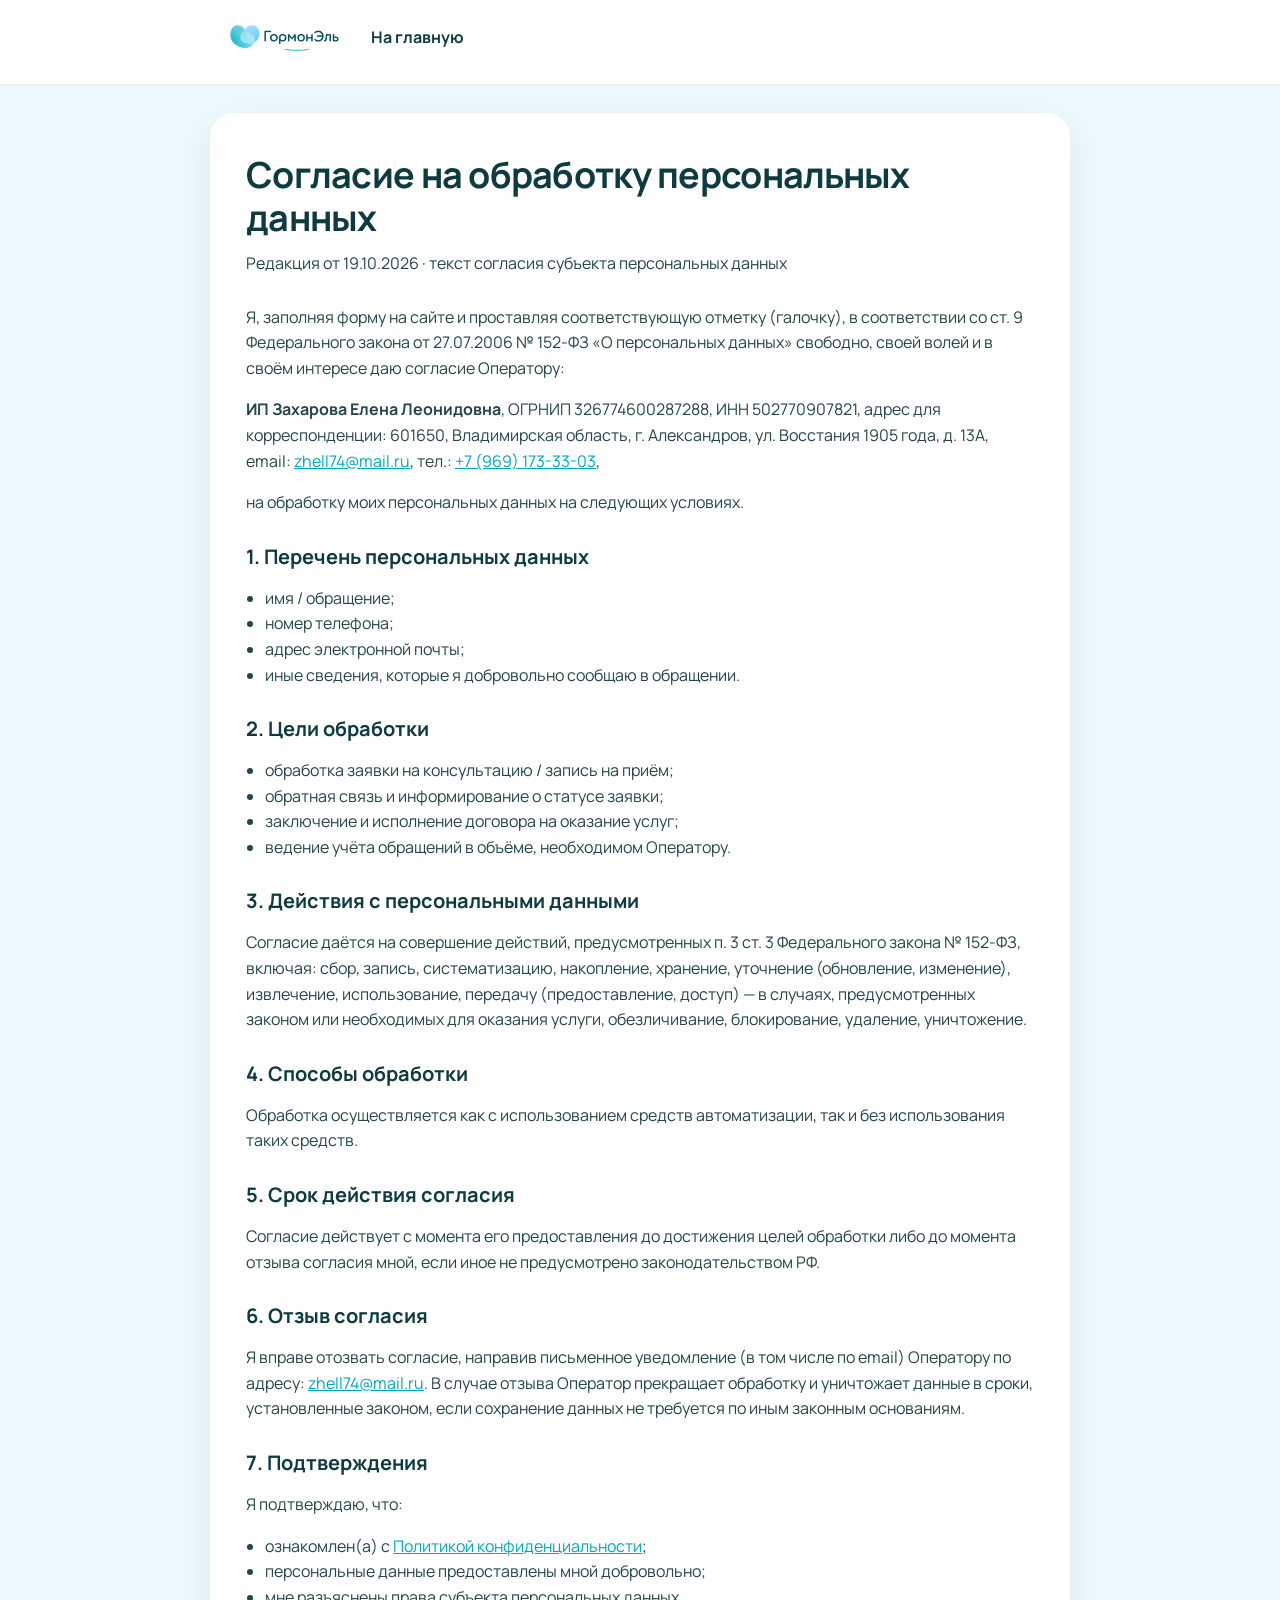
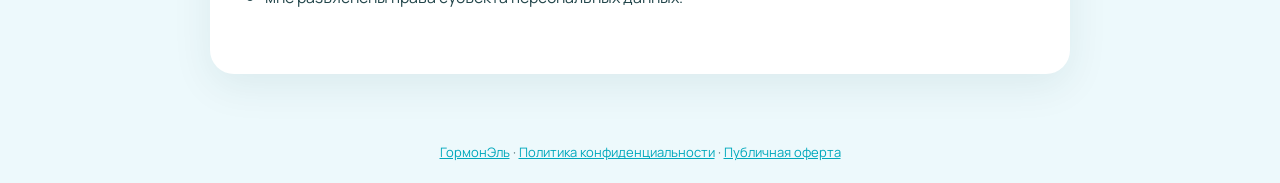
<file: consent.html>
<!DOCTYPE html>
<html lang="ru">
<head>
  <meta charset="utf-8" />
  <meta name="viewport" content="width=device-width, initial-scale=1" />
  <title>Согласие на обработку персональных данных — ГормонЭль</title>
  <link rel="preconnect" href="https://fonts.googleapis.com" />
  <link rel="preconnect" href="https://fonts.gstatic.com" crossorigin />
  <link href="https://fonts.googleapis.com/css2?family=Manrope:wght@400;500;600;700;800&display=swap" rel="stylesheet" />
  <link rel="icon" type="image/svg+xml" href="assets/images/favicon.svg" />
  <link rel="stylesheet" href="assets/css/legal.css" />
</head>
<body>
  <header class="legal-header">
    <div class="legal-header__inner">
      <a href="./"><img src="assets/images/logo.png" alt="ГормонЭль" /> На главную</a>
    </div>
  </header>
  <main class="legal-main">
    <h1>Согласие на обработку персональных данных</h1>
    <p class="legal-meta">Редакция от 19.10.2026 · текст согласия субъекта персональных данных</p>

    <p>Я, заполняя форму на сайте и проставляя соответствующую отметку (галочку), в соответствии со ст.&nbsp;9 Федерального закона от 27.07.2006 №&nbsp;152-ФЗ «О персональных данных» свободно, своей волей и в своём интересе даю согласие Оператору:</p>
    <p><strong>ИП Захарова Елена Леонидовна</strong>, ОГРНИП&nbsp;326774600287288, ИНН&nbsp;502770907821, адрес для корреспонденции: 601650, Владимирская область, г.&nbsp;Александров, ул.&nbsp;Восстания 1905&nbsp;года, д.&nbsp;13А, email: <a href="mailto:zhell74@mail.ru">zhell74@mail.ru</a>, тел.: <a href="tel:+79691733303">+7&nbsp;(969)&nbsp;173-33-03</a>,</p>
    <p>на обработку моих персональных данных на следующих условиях.</p>

    <h2>1. Перечень персональных данных</h2>
    <ul>
      <li>имя / обращение;</li>
      <li>номер телефона;</li>
      <li>адрес электронной почты;</li>
      <li>иные сведения, которые я добровольно сообщаю в обращении.</li>
    </ul>

    <h2>2. Цели обработки</h2>
    <ul>
      <li>обработка заявки на консультацию / запись на приём;</li>
      <li>обратная связь и информирование о статусе заявки;</li>
      <li>заключение и исполнение договора на оказание услуг;</li>
      <li>ведение учёта обращений в объёме, необходимом Оператору.</li>
    </ul>

    <h2>3. Действия с персональными данными</h2>
    <p>Согласие даётся на совершение действий, предусмотренных п.&nbsp;3 ст.&nbsp;3 Федерального закона №&nbsp;152-ФЗ, включая: сбор, запись, систематизацию, накопление, хранение, уточнение (обновление, изменение), извлечение, использование, передачу (предоставление, доступ) — в случаях, предусмотренных законом или необходимых для оказания услуги, обезличивание, блокирование, удаление, уничтожение.</p>

    <h2>4. Способы обработки</h2>
    <p>Обработка осуществляется как с использованием средств автоматизации, так и без использования таких средств.</p>

    <h2>5. Срок действия согласия</h2>
    <p>Согласие действует с момента его предоставления до достижения целей обработки либо до момента отзыва согласия мной, если иное не предусмотрено законодательством РФ.</p>

    <h2>6. Отзыв согласия</h2>
    <p>Я вправе отозвать согласие, направив письменное уведомление (в том числе по email) Оператору по адресу: <a href="mailto:zhell74@mail.ru">zhell74@mail.ru</a>. В случае отзыва Оператор прекращает обработку и уничтожает данные в сроки, установленные законом, если сохранение данных не требуется по иным законным основаниям.</p>

    <h2>7. Подтверждения</h2>
    <p>Я подтверждаю, что:</p>
    <ul>
      <li>ознакомлен(а) с <a href="./privacy.html">Политикой конфиденциальности</a>;</li>
      <li>персональные данные предоставлены мной добровольно;</li>
      <li>мне разъяснены права субъекта персональных данных.</li>
    </ul>
  </main>
  <footer class="legal-footer">
    <div class="legal-footer__inner">
      <a href="./">ГормонЭль</a> ·
      <a href="./privacy.html">Политика конфиденциальности</a> ·
      <a href="./oferta.html">Публичная оферта</a>
    </div>
  </footer>
</body>
</html>
</file>
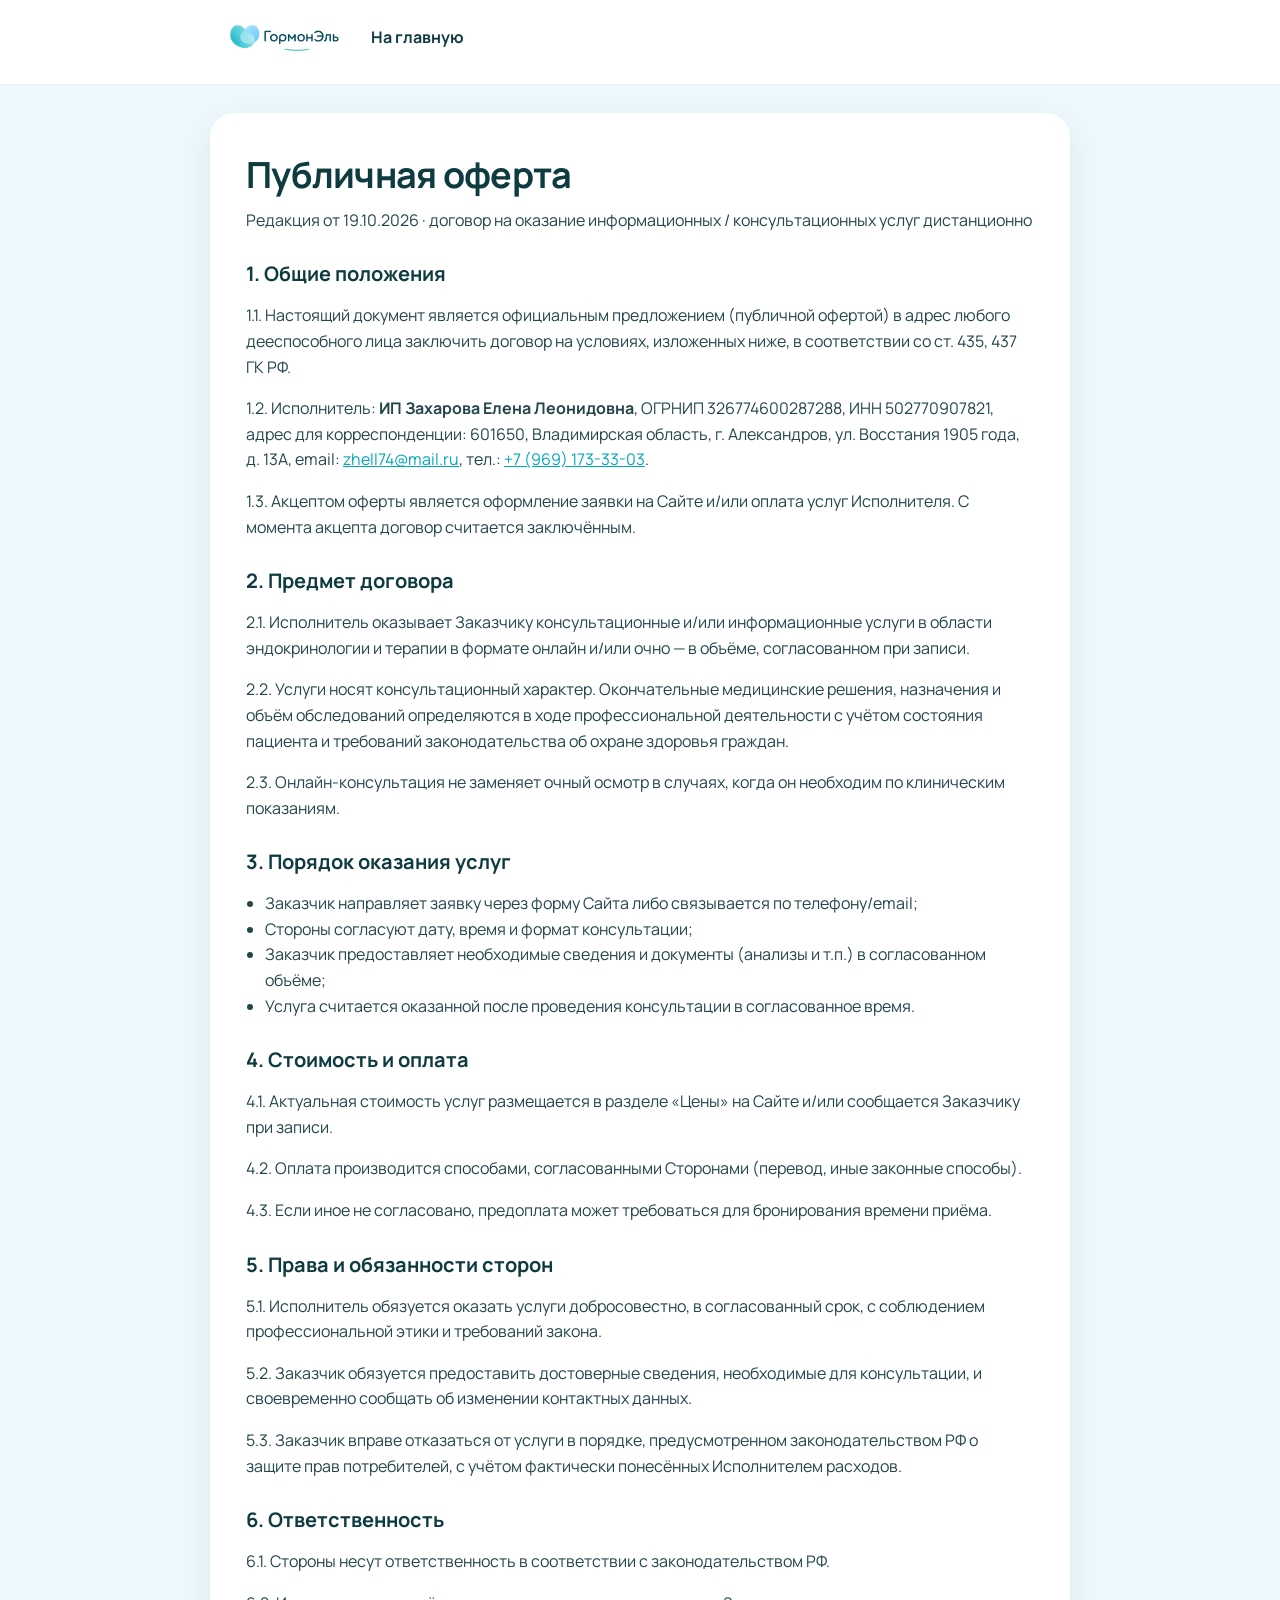
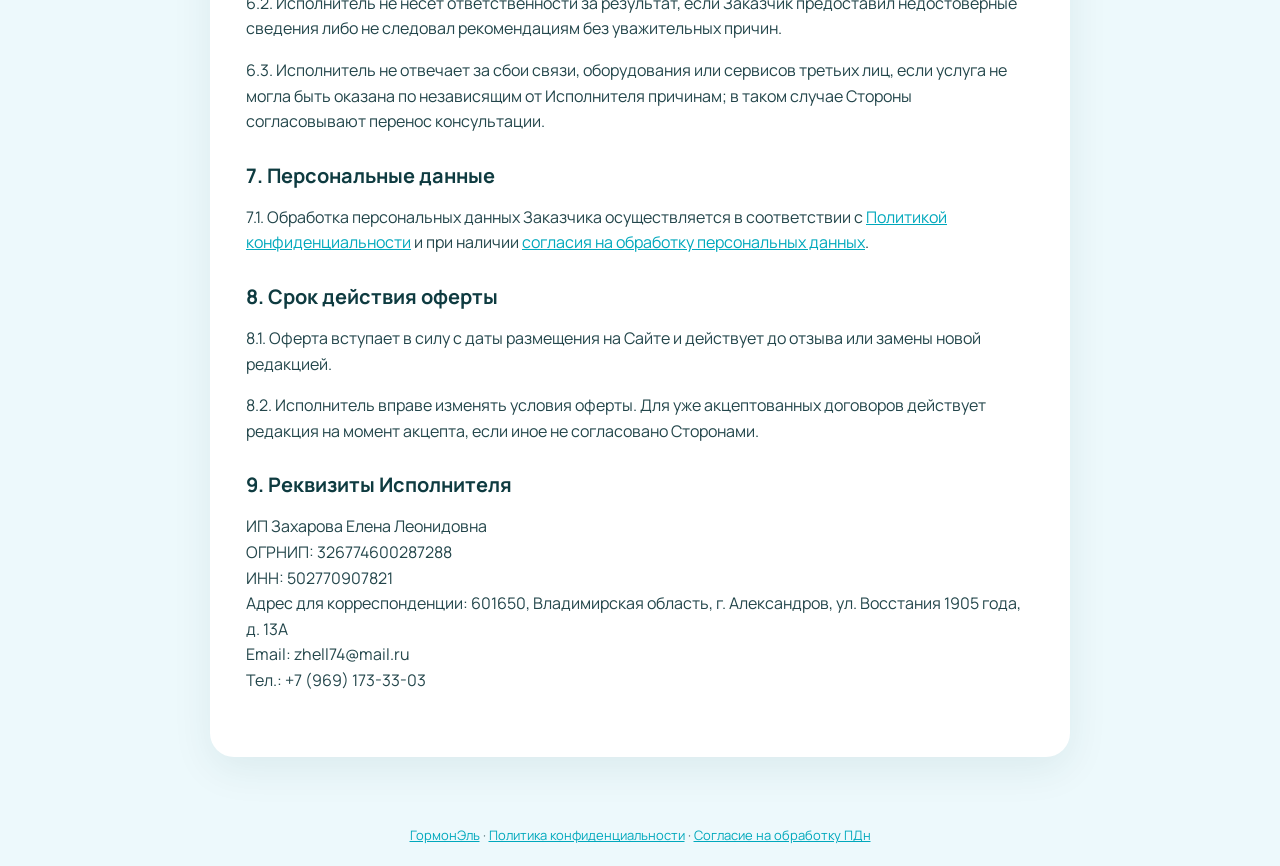
<file: oferta.html>
<!DOCTYPE html>
<html lang="ru">
<head>
  <meta charset="utf-8" />
  <meta name="viewport" content="width=device-width, initial-scale=1" />
  <title>Публичная оферта — ГормонЭль</title>
  <link rel="preconnect" href="https://fonts.googleapis.com" />
  <link rel="preconnect" href="https://fonts.gstatic.com" crossorigin />
  <link href="https://fonts.googleapis.com/css2?family=Manrope:wght@400;500;600;700;800&display=swap" rel="stylesheet" />
  <link rel="icon" type="image/svg+xml" href="assets/images/favicon.svg" />
  <link rel="stylesheet" href="assets/css/legal.css" />
</head>
<body>
  <header class="legal-header">
    <div class="legal-header__inner">
      <a href="./"><img src="assets/images/logo.png" alt="ГормонЭль" /> На главную</a>
    </div>
  </header>
  <main class="legal-main">
    <h1>Публичная оферта</h1>
    <p class="legal-meta">Редакция от 19.10.2026 · договор на оказание информационных / консультационных услуг дистанционно</p>

    <h2>1. Общие положения</h2>
    <p>1.1. Настоящий документ является официальным предложением (публичной офертой) в адрес любого дееспособного лица заключить договор на условиях, изложенных ниже, в соответствии со ст.&nbsp;435, 437 ГК РФ.</p>
    <p>1.2. Исполнитель: <strong>ИП Захарова Елена Леонидовна</strong>, ОГРНИП&nbsp;326774600287288, ИНН&nbsp;502770907821, адрес для корреспонденции: 601650, Владимирская область, г.&nbsp;Александров, ул.&nbsp;Восстания 1905&nbsp;года, д.&nbsp;13А, email: <a href="mailto:zhell74@mail.ru">zhell74@mail.ru</a>, тел.: <a href="tel:+79691733303">+7&nbsp;(969)&nbsp;173-33-03</a>.</p>
    <p>1.3. Акцептом оферты является оформление заявки на Сайте и/или оплата услуг Исполнителя. С момента акцепта договор считается заключённым.</p>

    <h2>2. Предмет договора</h2>
    <p>2.1. Исполнитель оказывает Заказчику консультационные и/или информационные услуги в области эндокринологии и терапии в формате онлайн и/или очно — в объёме, согласованном при записи.</p>
    <p>2.2. Услуги носят консультационный характер. Окончательные медицинские решения, назначения и объём обследований определяются в ходе профессиональной деятельности с учётом состояния пациента и требований законодательства об охране здоровья граждан.</p>
    <p>2.3. Онлайн-консультация не заменяет очный осмотр в случаях, когда он необходим по клиническим показаниям.</p>

    <h2>3. Порядок оказания услуг</h2>
    <ul>
      <li>Заказчик направляет заявку через форму Сайта либо связывается по телефону/email;</li>
      <li>Стороны согласуют дату, время и формат консультации;</li>
      <li>Заказчик предоставляет необходимые сведения и документы (анализы и т.п.) в согласованном объёме;</li>
      <li>Услуга считается оказанной после проведения консультации в согласованное время.</li>
    </ul>

    <h2>4. Стоимость и оплата</h2>
    <p>4.1. Актуальная стоимость услуг размещается в разделе «Цены» на Сайте и/или сообщается Заказчику при записи.</p>
    <p>4.2. Оплата производится способами, согласованными Сторонами (перевод, иные законные способы).</p>
    <p>4.3. Если иное не согласовано, предоплата может требоваться для бронирования времени приёма.</p>

    <h2>5. Права и обязанности сторон</h2>
    <p>5.1. Исполнитель обязуется оказать услуги добросовестно, в согласованный срок, с соблюдением профессиональной этики и требований закона.</p>
    <p>5.2. Заказчик обязуется предоставить достоверные сведения, необходимые для консультации, и своевременно сообщать об изменении контактных данных.</p>
    <p>5.3. Заказчик вправе отказаться от услуги в порядке, предусмотренном законодательством РФ о защите прав потребителей, с учётом фактически понесённых Исполнителем расходов.</p>

    <h2>6. Ответственность</h2>
    <p>6.1. Стороны несут ответственность в соответствии с законодательством РФ.</p>
    <p>6.2. Исполнитель не несёт ответственности за результат, если Заказчик предоставил недостоверные сведения либо не следовал рекомендациям без уважительных причин.</p>
    <p>6.3. Исполнитель не отвечает за сбои связи, оборудования или сервисов третьих лиц, если услуга не могла быть оказана по независящим от Исполнителя причинам; в таком случае Стороны согласовывают перенос консультации.</p>

    <h2>7. Персональные данные</h2>
    <p>7.1. Обработка персональных данных Заказчика осуществляется в соответствии с <a href="./privacy.html">Политикой конфиденциальности</a> и при наличии <a href="./consent.html">согласия на обработку персональных данных</a>.</p>

    <h2>8. Срок действия оферты</h2>
    <p>8.1. Оферта вступает в силу с даты размещения на Сайте и действует до отзыва или замены новой редакцией.</p>
    <p>8.2. Исполнитель вправе изменять условия оферты. Для уже акцептованных договоров действует редакция на момент акцепта, если иное не согласовано Сторонами.</p>

    <h2>9. Реквизиты Исполнителя</h2>
    <p>
      ИП Захарова Елена Леонидовна<br />
      ОГРНИП: 326774600287288<br />
      ИНН: 502770907821<br />
      Адрес для корреспонденции: 601650, Владимирская область, г.&nbsp;Александров, ул.&nbsp;Восстания 1905&nbsp;года, д.&nbsp;13А<br />
      Email: zhell74@mail.ru<br />
      Тел.: +7 (969) 173-33-03
    </p>
  </main>
  <footer class="legal-footer">
    <div class="legal-footer__inner">
      <a href="./">ГормонЭль</a> ·
      <a href="./privacy.html">Политика конфиденциальности</a> ·
      <a href="./consent.html">Согласие на обработку ПДн</a>
    </div>
  </footer>
</body>
</html>
</file>
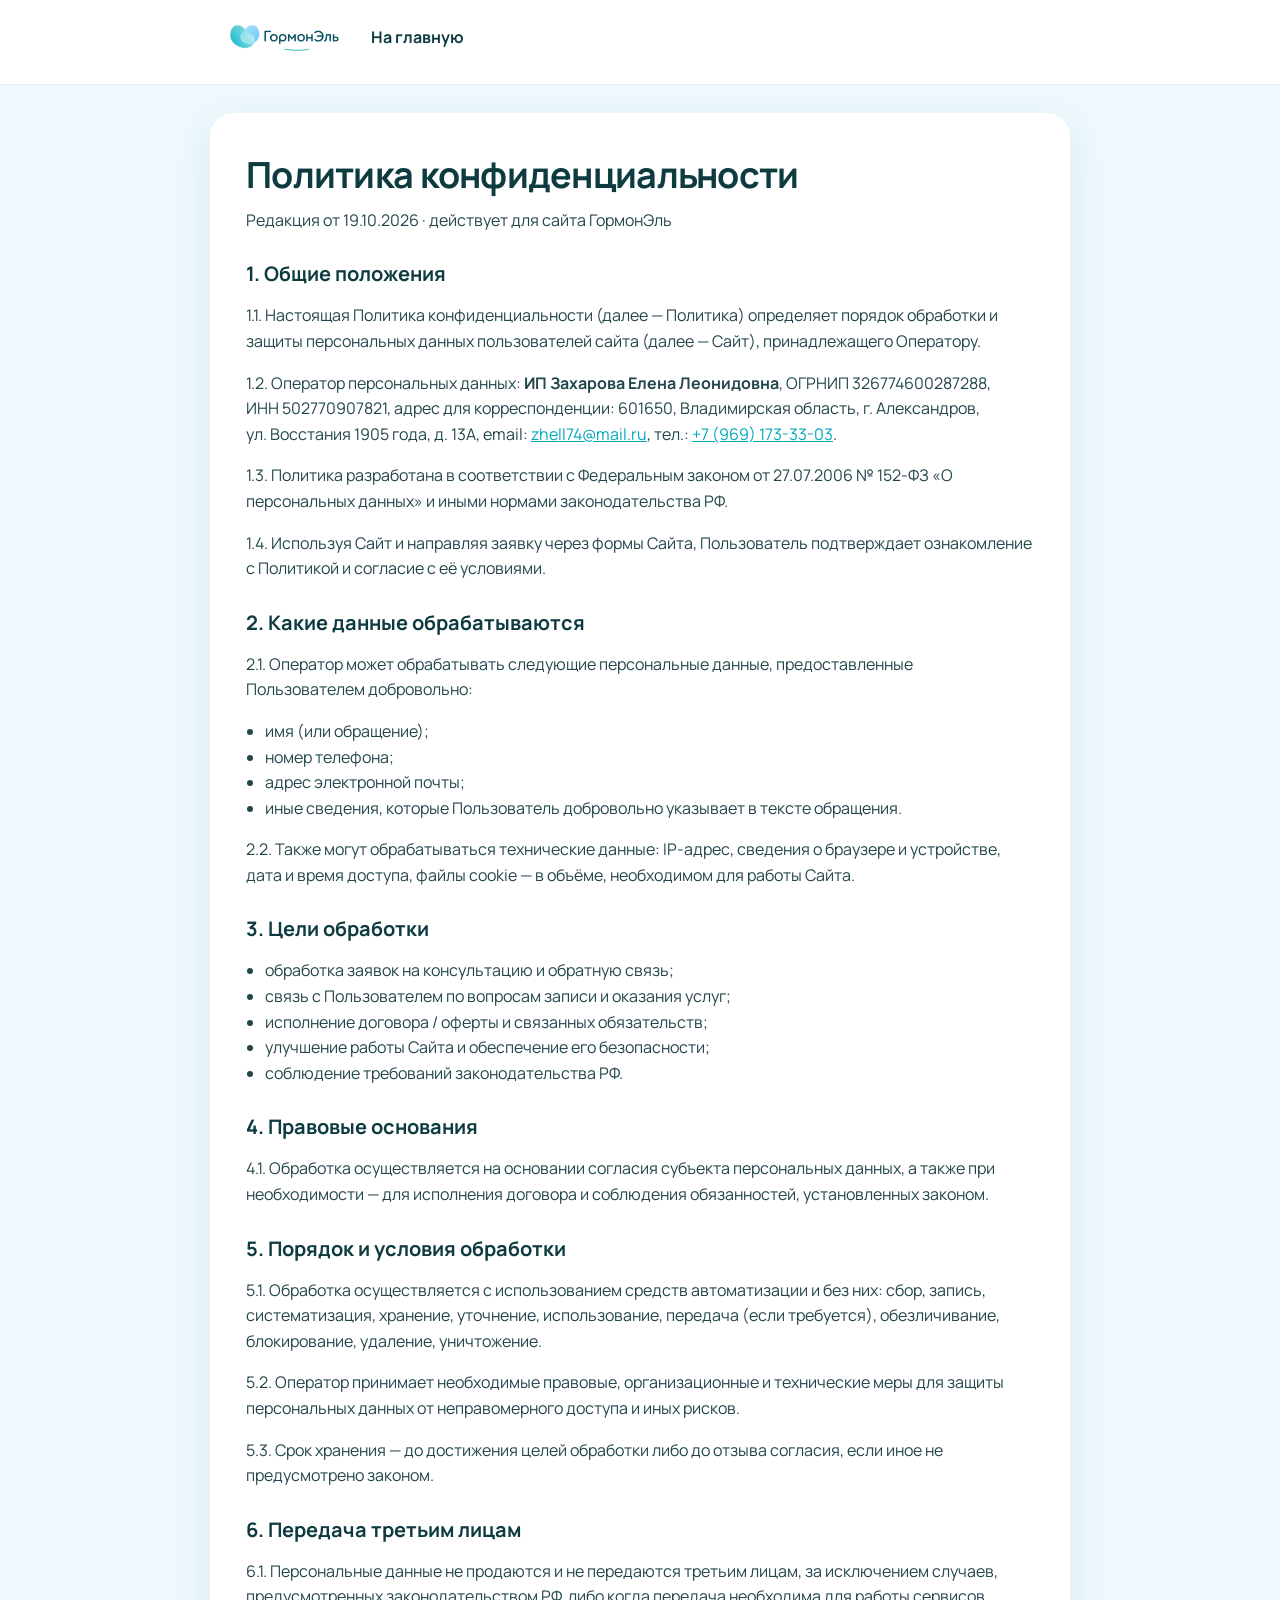
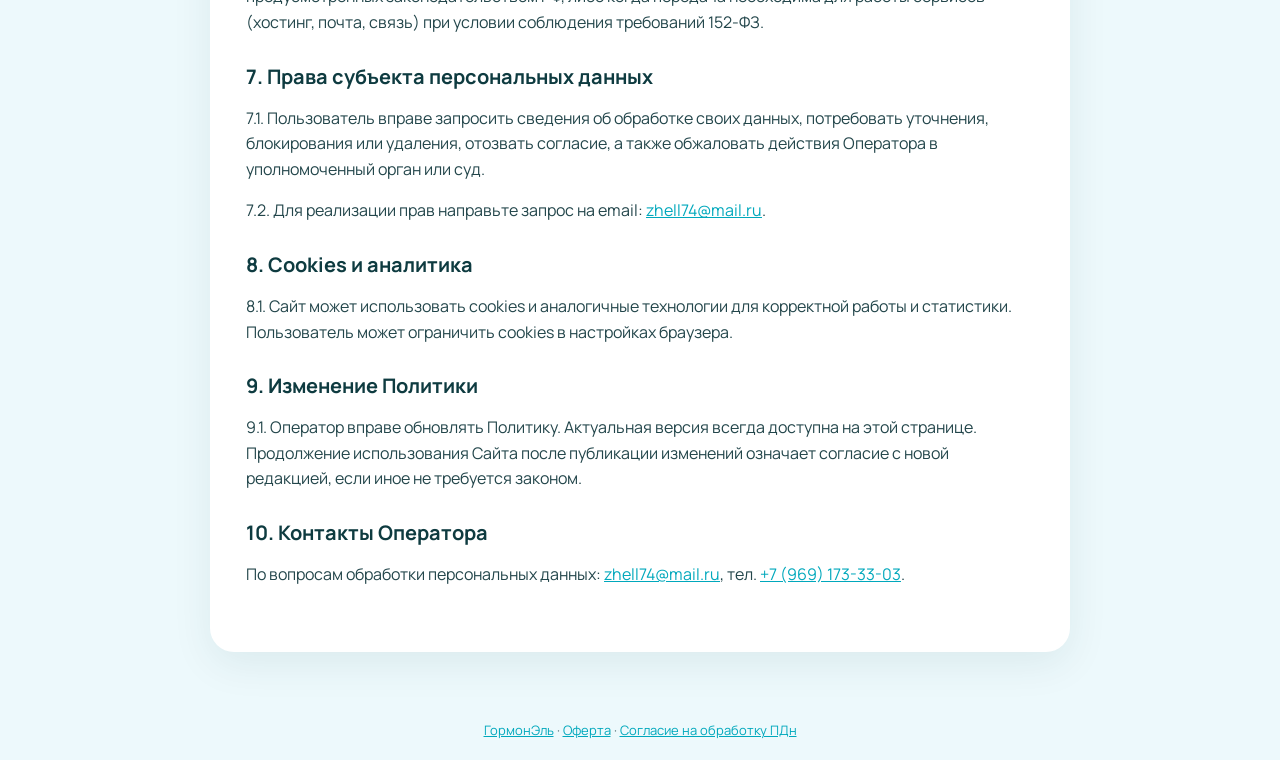
<file: privacy.html>
<!DOCTYPE html>
<html lang="ru">
<head>
  <meta charset="utf-8" />
  <meta name="viewport" content="width=device-width, initial-scale=1" />
  <title>Политика конфиденциальности — ГормонЭль</title>
  <link rel="preconnect" href="https://fonts.googleapis.com" />
  <link rel="preconnect" href="https://fonts.gstatic.com" crossorigin />
  <link href="https://fonts.googleapis.com/css2?family=Manrope:wght@400;500;600;700;800&display=swap" rel="stylesheet" />
  <link rel="icon" type="image/svg+xml" href="assets/images/favicon.svg" />
  <link rel="stylesheet" href="assets/css/legal.css" />
</head>
<body>
  <header class="legal-header">
    <div class="legal-header__inner">
      <a href="./"><img src="assets/images/logo.png" alt="ГормонЭль" /> На главную</a>
    </div>
  </header>
  <main class="legal-main">
    <h1>Политика конфиденциальности</h1>
    <p class="legal-meta">Редакция от 19.10.2026 · действует для сайта ГормонЭль</p>

    <h2>1. Общие положения</h2>
    <p>1.1. Настоящая Политика конфиденциальности (далее — Политика) определяет порядок обработки и защиты персональных данных пользователей сайта (далее — Сайт), принадлежащего Оператору.</p>
    <p>1.2. Оператор персональных данных: <strong>ИП Захарова Елена Леонидовна</strong>, ОГРНИП&nbsp;326774600287288, ИНН&nbsp;502770907821, адрес для корреспонденции: 601650, Владимирская область, г.&nbsp;Александров, ул.&nbsp;Восстания 1905&nbsp;года, д.&nbsp;13А, email: <a href="mailto:zhell74@mail.ru">zhell74@mail.ru</a>, тел.: <a href="tel:+79691733303">+7&nbsp;(969)&nbsp;173-33-03</a>.</p>
    <p>1.3. Политика разработана в соответствии с Федеральным законом от 27.07.2006 №&nbsp;152-ФЗ «О персональных данных» и иными нормами законодательства РФ.</p>
    <p>1.4. Используя Сайт и направляя заявку через формы Сайта, Пользователь подтверждает ознакомление с Политикой и согласие с её условиями.</p>

    <h2>2. Какие данные обрабатываются</h2>
    <p>2.1. Оператор может обрабатывать следующие персональные данные, предоставленные Пользователем добровольно:</p>
    <ul>
      <li>имя (или обращение);</li>
      <li>номер телефона;</li>
      <li>адрес электронной почты;</li>
      <li>иные сведения, которые Пользователь добровольно указывает в тексте обращения.</li>
    </ul>
    <p>2.2. Также могут обрабатываться технические данные: IP-адрес, сведения о браузере и устройстве, дата и время доступа, файлы cookie — в объёме, необходимом для работы Сайта.</p>

    <h2>3. Цели обработки</h2>
    <ul>
      <li>обработка заявок на консультацию и обратную связь;</li>
      <li>связь с Пользователем по вопросам записи и оказания услуг;</li>
      <li>исполнение договора / оферты и связанных обязательств;</li>
      <li>улучшение работы Сайта и обеспечение его безопасности;</li>
      <li>соблюдение требований законодательства РФ.</li>
    </ul>

    <h2>4. Правовые основания</h2>
    <p>4.1. Обработка осуществляется на основании согласия субъекта персональных данных, а также при необходимости — для исполнения договора и соблюдения обязанностей, установленных законом.</p>

    <h2>5. Порядок и условия обработки</h2>
    <p>5.1. Обработка осуществляется с использованием средств автоматизации и без них: сбор, запись, систематизация, хранение, уточнение, использование, передача (если требуется), обезличивание, блокирование, удаление, уничтожение.</p>
    <p>5.2. Оператор принимает необходимые правовые, организационные и технические меры для защиты персональных данных от неправомерного доступа и иных рисков.</p>
    <p>5.3. Срок хранения — до достижения целей обработки либо до отзыва согласия, если иное не предусмотрено законом.</p>

    <h2>6. Передача третьим лицам</h2>
    <p>6.1. Персональные данные не продаются и не передаются третьим лицам, за исключением случаев, предусмотренных законодательством РФ, либо когда передача необходима для работы сервисов (хостинг, почта, связь) при условии соблюдения требований 152-ФЗ.</p>

    <h2>7. Права субъекта персональных данных</h2>
    <p>7.1. Пользователь вправе запросить сведения об обработке своих данных, потребовать уточнения, блокирования или удаления, отозвать согласие, а также обжаловать действия Оператора в уполномоченный орган или суд.</p>
    <p>7.2. Для реализации прав направьте запрос на email: <a href="mailto:zhell74@mail.ru">zhell74@mail.ru</a>.</p>

    <h2>8. Cookies и аналитика</h2>
    <p>8.1. Сайт может использовать cookies и аналогичные технологии для корректной работы и статистики. Пользователь может ограничить cookies в настройках браузера.</p>

    <h2>9. Изменение Политики</h2>
    <p>9.1. Оператор вправе обновлять Политику. Актуальная версия всегда доступна на этой странице. Продолжение использования Сайта после публикации изменений означает согласие с новой редакцией, если иное не требуется законом.</p>

    <h2>10. Контакты Оператора</h2>
    <p>По вопросам обработки персональных данных: <a href="mailto:zhell74@mail.ru">zhell74@mail.ru</a>, тел. <a href="tel:+79691733303">+7&nbsp;(969)&nbsp;173-33-03</a>.</p>
  </main>
  <footer class="legal-footer">
    <div class="legal-footer__inner">
      <a href="./">ГормонЭль</a> ·
      <a href="./oferta.html">Оферта</a> ·
      <a href="./consent.html">Согласие на обработку ПДн</a>
    </div>
  </footer>
</body>
</html>
</file>
<file: assets/css/theme.css>
/* ГормонЭль — design system */
:root {
  --brand-ink: #0e3b40;
  --brand-ink-soft: #1a4f55;
  --brand-accent: #00a8bc;
  --brand-accent-hover: #0093a5;
  --brand-accent-soft: #38a3cc;
  --brand-bg: #edf9fc;
  --brand-bg-soft: #f7fcfd;
  --brand-surface: #ffffff;
  --brand-muted: #4d6b71;
  --brand-line: rgba(14, 59, 64, 0.12);
  --brand-shadow: 0 12px 40px rgba(14, 59, 64, 0.08);
  --brand-shadow-lg: 0 22px 50px rgba(14, 59, 64, 0.12);
  --font: "Manrope", "Segoe UI", "Helvetica Neue", Arial, sans-serif;
  --fs-body: 18px;
  --fs-lead: 19px;
  --fs-title: clamp(34px, 4vw, 44px);
  --fs-card-title: 26px;
  --fs-nav: 15px;
  --radius-lg: 28px;
  --radius-md: 22px;
  --site-notice-h: 52px;
}

html,
body.t-body {
  background-color: var(--brand-bg);
  color: var(--brand-ink);
  font-family: var(--font) !important;
  font-size: var(--fs-body);
  line-height: 1.55;
  -webkit-font-smoothing: antialiased;
}

/* Preview / WIP notice */
.site-notice {
  position: fixed;
  top: 0;
  left: 0;
  right: 0;
  z-index: 10050;
  background: var(--brand-ink);
  color: #fff;
  box-shadow: 0 4px 18px rgba(14, 59, 64, 0.18);
}

.site-notice__inner {
  max-width: 1120px;
  margin: 0 auto;
  padding: 10px 20px;
  text-align: center;
}

.site-notice p {
  margin: 0;
  font-family: var(--font);
  font-size: 14px;
  line-height: 1.45;
  font-weight: 500;
  color: rgba(255, 255, 255, 0.95);
}

.site-notice strong {
  font-weight: 700;
  color: #fff;
}

.site-notice a {
  color: #7ad7e4;
  text-decoration: underline;
  text-underline-offset: 2px;
}

.site-notice a:hover {
  color: #fff;
}

body.has-site-notice {
  padding-top: var(--site-notice-h);
}

body.has-site-notice .tmenu-mobile_positionfixed {
  top: var(--site-notice-h) !important;
}

body.has-site-notice .t228__positionfixed,
body.has-site-notice .t228.t228__positionfixed {
  top: var(--site-notice-h) !important;
}

body.has-site-notice #rec894241342 .tmenu-mobile__menucontent_fixed,
body.has-site-notice #rec952804291 .tmenu-mobile__menucontent_fixed {
  top: calc(64px + var(--site-notice-h)) !important;
}

@media screen and (max-width: 640px) {
  :root {
    --site-notice-h: 72px;
  }

  .site-notice p {
    font-size: 13px;
  }
}

#allrecords,
#allrecords *,
.t-title,
.t-heading,
.t-name,
.t-text,
.t-descr,
.t-btn,
.t-btnflex,
.prices,
.reviews,
.booking,
.about,
.services {
  font-family: var(--font) !important;
}

/* Kill serif leftovers from Tilda */
.t-title,
.t-heading,
.t-section__title,
.prices__title,
.prices__name,
.prices__value {
  font-family: var(--font) !important;
  font-style: normal !important;
}

.ds-title {
  margin: 0 0 14px;
  text-align: center;
  font-size: var(--fs-title);
  font-weight: 800;
  letter-spacing: -0.02em;
  line-height: 1.15;
  color: var(--brand-ink);
}

.ds-lead {
  max-width: 680px;
  margin: 0 auto 48px;
  text-align: center;
  font-size: var(--fs-lead);
  line-height: 1.55;
  font-weight: 500;
  color: var(--brand-muted);
}

/* Global type scale bump for Tilda leftovers */
.t-title,
.t-section__title {
  font-size: var(--fs-title) !important;
  font-weight: 800 !important;
  letter-spacing: -0.02em !important;
  color: var(--brand-ink) !important;
}

.t-heading,
.t-name,
.t165__title {
  font-weight: 700 !important;
  color: var(--brand-ink) !important;
}

.t-text,
.t-descr,
.t165__text,
.t508 .t-name {
  font-size: 17px !important;
  line-height: 1.55 !important;
  font-weight: 500 !important;
}

.t165__title {
  font-size: clamp(30px, 3.6vw, 40px) !important;
  line-height: 1.25 !important;
}

.t165__text {
  font-size: 18px !important;
  color: var(--brand-muted) !important;
}

.t508 .t-name_md {
  font-size: 18px !important;
  font-weight: 600 !important;
}

/* ===== About ===== */
.about-section {
  background:
    radial-gradient(900px 360px at 0% 0%, rgba(0, 168, 188, 0.1), transparent 60%),
    var(--brand-bg) !important;
  padding: 100px 0 90px !important;
}

.about__grid {
  display: grid;
  grid-template-columns: repeat(2, minmax(0, 1fr));
  gap: 18px;
}

.about__card {
  display: grid;
  grid-template-columns: 64px minmax(0, 1fr);
  gap: 18px;
  align-items: start;
  padding: 28px 26px;
  border-radius: var(--radius-md);
  background: linear-gradient(165deg, #ffffff 0%, #f4fbfd 100%);
  border: 1px solid rgba(255, 255, 255, 0.9);
  box-shadow:
    0 1px 0 rgba(255, 255, 255, 0.95) inset,
    var(--brand-shadow);
  transition: transform 0.2s ease, box-shadow 0.2s ease;
}

.about__card:hover {
  transform: translateY(-3px);
  box-shadow: var(--brand-shadow-lg);
}

.about__icon {
  width: 64px;
  height: 64px;
  border-radius: 18px;
  display: grid;
  place-items: center;
  background: linear-gradient(160deg, rgba(0, 168, 188, 0.14), rgba(56, 163, 204, 0.08));
  box-shadow: 0 8px 18px rgba(0, 168, 188, 0.12);
}

.about__icon img {
  width: 36px;
  height: 36px;
  object-fit: contain;
}

.about__name {
  margin: 0 0 10px;
  font-size: 22px;
  font-weight: 800;
  letter-spacing: -0.02em;
  color: var(--brand-ink);
}

.about__list {
  margin: 0;
  padding: 0 0 0 1.15em;
  color: var(--brand-muted);
  font-size: 16.5px;
  line-height: 1.55;
  font-weight: 500;
}

.about__list li {
  margin: 0 0 8px;
}

.about__list li:last-child {
  margin-bottom: 0;
}

.about__text {
  margin: 0;
  color: var(--brand-muted);
  font-size: 16.5px;
  line-height: 1.55;
  font-weight: 500;
}

@media (max-width: 900px) {
  .about__grid {
    grid-template-columns: 1fr;
  }
}

/* ===== Services ===== */
.services-section {
  background: #ffffff !important;
  padding: 100px 0 90px !important;
}

.services__list {
  display: flex;
  flex-direction: column;
  gap: 28px;
}

.services__row {
  display: grid;
  grid-template-columns: minmax(0, 1.05fr) minmax(0, 1fr);
  gap: 36px;
  align-items: center;
  padding: 22px;
  border-radius: 32px;
  background: linear-gradient(165deg, #f7fcfd 0%, #ffffff 55%, #edf9fc 100%);
  border: 1px solid rgba(14, 59, 64, 0.06);
  box-shadow: var(--brand-shadow);
}

.services__row--reverse {
  grid-template-columns: minmax(0, 1fr) minmax(0, 1.05fr);
}

.services__row--reverse .services__media {
  order: 2;
}

.services__row--reverse .services__body {
  order: 1;
}

.services__media {
  position: relative;
  border-radius: 24px;
  overflow: hidden;
  aspect-ratio: 16 / 10;
  box-shadow: 0 16px 36px rgba(14, 59, 64, 0.12);
}

.services__media img {
  width: 100%;
  height: 100%;
  object-fit: cover;
  display: block;
  transform: scale(1.01);
}

.services__body {
  padding: 8px 12px 8px 4px;
}

.services__name {
  margin: 0 0 16px;
  font-size: var(--fs-card-title);
  font-weight: 800;
  letter-spacing: -0.02em;
  color: var(--brand-ink);
}

.services__points {
  margin: 0;
  padding: 0;
  list-style: none;
  display: grid;
  gap: 12px;
}

.services__points li {
  position: relative;
  padding-left: 28px;
  font-size: 17.5px;
  line-height: 1.45;
  font-weight: 550;
  font-weight: 600;
  color: var(--brand-ink-soft);
}

.services__points li::before {
  content: "";
  position: absolute;
  left: 0;
  top: 0.45em;
  width: 10px;
  height: 10px;
  border-radius: 50%;
  background: linear-gradient(180deg, #12b8cc, #00a8bc);
  box-shadow: 0 0 0 4px rgba(0, 168, 188, 0.15);
}

@media (max-width: 900px) {
  .services__row,
  .services__row--reverse {
    grid-template-columns: 1fr;
    gap: 20px;
    padding: 16px;
  }

  .services__row--reverse .services__media,
  .services__row--reverse .services__body {
    order: initial;
  }

  .services__media {
    aspect-ratio: 16 / 11;
  }

  .services__name {
    font-size: 24px;
  }
}


/* Nav */
.t228,
.tmenu-mobile {
  background-color: rgba(237, 249, 252, 0.96) !important;
  backdrop-filter: blur(10px);
}

.t228__right_descr,
.t-menu__link-item {
  color: var(--brand-ink) !important;
}

#rec894241342 .t-menu__link-item:not(.t-active):not(.tooltipstered)::after,
#rec952804291 .t-menu__link-item:not(.t-active):not(.tooltipstered)::after {
  border-bottom-color: var(--brand-accent) !important;
  box-shadow: inset 0 -1px 0 0 var(--brand-accent) !important;
}

.t-menuburger span {
  background-color: var(--brand-accent) !important;
}

/* Hero photo — soft rounded frame */
.t165__img {
  border-radius: 28px;
  box-shadow: var(--brand-shadow);
}

/* Buttons */
.t-btnflex,
.t-btn {
  border-radius: 999px !important;
  transition: background-color 0.2s ease, transform 0.2s ease, box-shadow 0.2s ease !important;
}

.t-btnflex_type_button,
.t-btnflex_type_submit {
  background-color: var(--brand-accent) !important;
  color: #ffffff !important;
  box-shadow: 0 8px 24px rgba(0, 168, 188, 0.28) !important;
}

.t-btnflex_type_button:hover,
.t-btnflex_type_submit:hover {
  background-color: var(--brand-accent-hover) !important;
  transform: translateY(-1px);
}

/* Services cards */
#rec894500662 {
  background-color: var(--brand-surface) !important;
}

#rec894500662 .t-card,
#rec894500662 .t843__card {
  border-radius: 24px;
  background: var(--brand-bg-soft);
  box-shadow: var(--brand-shadow);
}

/* Help section — dark brand band */
#rec898935481,
#rec898935481 .t508 {
  background-color: var(--brand-ink) !important;
}

#rec898935481 .t-section__title,
#rec898935481 .t-title,
#rec898935481 .t-name,
#rec898935481 .t-name_md {
  color: #ffffff !important;
}

#rec898935481 .t-descr,
#rec898935481 .t-text {
  color: rgba(237, 249, 252, 0.85) !important;
}

/* Useful / prices — calm light surfaces */
#rec898957648,
#rec898957576,
#rec1628968711,
#rec902914108 {
  background-color: var(--brand-bg) !important;
}

#rec898957576 .t668__header,
#rec898957576 .t668__wrapper {
  border-radius: 16px;
  background: var(--brand-surface);
  box-shadow: 0 4px 20px rgba(14, 59, 64, 0.05);
}

#rec898957576 .t668__title,
#rec898957576 .t668__header {
  color: var(--brand-ink) !important;
}


/* Contacts */
#rec902914108 .t-text a {
  color: var(--brand-accent) !important;
  text-decoration: none;
  border-bottom: 1px solid rgba(0, 168, 188, 0.35);
}

#rec902914108 .t-text a:hover {
  color: var(--brand-accent-hover) !important;
}

/* Footer */
#rec1738390751 {
  background-color: var(--brand-ink) !important;
}

#rec1738390751 .t420__descr,
#rec1738390751 .t420__descr a,
#rec1738390751 .t420__text,
#rec1738390751 .t420__title {
  color: rgba(255, 255, 255, 0.9) !important;
}

#rec1738390751 .t420__descr a:hover {
  color: var(--brand-accent) !important;
}

#rec1738390751 .t420__logo {
  filter: brightness(1.05);
}

/* Soft section rhythm */
#rec898970272 {
  background-color: var(--brand-bg) !important;
}


/* Scroll-to-top / small UI */
.t190 button,
.t190 .t190__button {
  background-color: var(--brand-accent) !important;
  border-radius: 999px !important;
}

/* Selection */
::selection {
  background: rgba(0, 168, 188, 0.22);
  color: var(--brand-ink);
}


/* ===== Prices block ===== */
.prices-section,
#rec1628968711.prices-section {
  background: var(--brand-bg) !important;
}

.prices__title {
  margin: 0 0 56px;
  text-align: center;
  font-size: var(--fs-title);
  line-height: 1.15;
  font-weight: 800;
  letter-spacing: -0.02em;
  color: var(--brand-ink);
  font-family: var(--font) !important;
}

.prices__list {
  display: flex;
  flex-direction: column;
  gap: 0;
}

.prices__item {
  display: grid;
  grid-template-columns: minmax(180px, 0.9fr) minmax(0, 2fr);
  gap: 24px 32px;
  padding: 28px 8px;
  border-bottom: 1px solid var(--brand-line);
  align-items: start;
}

.prices__item:first-child {
  border-top: 1px solid var(--brand-line);
}

.prices__name {
  font-size: 22px;
  line-height: 1.35;
  font-weight: 800;
  letter-spacing: -0.02em;
  color: var(--brand-ink);
  font-family: var(--font) !important;
}

.prices__body {
  display: grid;
  grid-template-columns: minmax(0, 1fr) minmax(140px, auto);
  gap: 20px 28px;
  align-items: start;
}

.prices__desc {
  margin: 0;
  padding: 0 0 0 1.1em;
  color: var(--brand-muted);
  font-size: 17px;
  line-height: 1.55;
  font-weight: 500;
  font-family: var(--font) !important;
}

.prices__desc li {
  margin: 0 0 6px;
}

.prices__desc li:last-child {
  margin-bottom: 0;
}

.prices__meta {
  text-align: right;
  min-width: 140px;
}

.prices__value {
  font-size: 24px;
  font-weight: 800;
  color: var(--brand-accent);
  line-height: 1.2;
  white-space: nowrap;
  font-family: var(--font) !important;
}

.prices__note {
  margin-top: 6px;
  font-size: 14px;
  color: var(--brand-muted);
}

.prices__tiers {
  margin-top: 12px;
  display: flex;
  flex-direction: column;
  gap: 6px;
  font-size: 13px;
  line-height: 1.35;
  color: var(--brand-ink-soft);
  white-space: nowrap;
}

@media screen and (max-width: 960px) {
  .prices__title {
    margin-bottom: 36px;
    font-size: 32px;
  }

  .prices__item {
    grid-template-columns: 1fr;
    gap: 12px;
    padding: 22px 4px;
  }

  .prices__body {
    grid-template-columns: 1fr;
    gap: 14px;
  }

  .prices__meta {
    text-align: left;
  }

  .prices__tiers {
    white-space: normal;
  }
}

/* ===== Booking form (solid brand panel) ===== */
.booking-section,
#rec894241381.booking-section {
  background: linear-gradient(160deg, #0e3b40 0%, #146068 55%, #0e3b40 100%) !important;
  padding: 96px 0 !important;
}

.booking__panel {
  max-width: 720px;
  margin: 0 auto;
  background: rgba(237, 249, 252, 0.96);
  border-radius: 28px;
  padding: 48px 44px;
  box-shadow: 0 24px 60px rgba(0, 0, 0, 0.18);
}

.booking__title {
  margin: 0 0 12px;
  font-size: 34px;
  line-height: 1.25;
  font-weight: 700;
  color: var(--brand-ink);
}

.booking__subtitle {
  margin: 0 0 32px;
  font-size: 17px;
  line-height: 1.5;
  color: var(--brand-muted);
}

.booking__form {
  display: block;
}

.booking__fields {
  display: grid;
  gap: 16px;
}

.booking__field {
  display: grid;
  gap: 8px;
}

.booking__label {
  font-size: 13px;
  font-weight: 600;
  letter-spacing: 0.02em;
  color: var(--brand-ink);
}

.booking__input {
  width: 100%;
  box-sizing: border-box;
  border: 1px solid rgba(14, 59, 64, 0.12);
  background: #ffffff;
  border-radius: 999px;
  padding: 16px 20px;
  font-size: 16px;
  color: var(--brand-ink);
  outline: none;
  transition: border-color 0.2s ease, box-shadow 0.2s ease;
}

.booking__input::placeholder {
  color: rgba(90, 122, 128, 0.8);
}

.booking__input:focus {
  border-color: var(--brand-accent);
  box-shadow: 0 0 0 4px rgba(0, 168, 188, 0.15);
}

.booking__submit {
  margin-top: 8px;
  appearance: none;
  border: none;
  cursor: pointer;
  border-radius: 999px;
  padding: 16px 28px;
  font-size: 16px;
  font-weight: 700;
  color: #ffffff;
  background: var(--brand-accent);
  box-shadow: 0 10px 28px rgba(0, 168, 188, 0.3);
  transition: background-color 0.2s ease, transform 0.2s ease;
}

.booking__submit:hover {
  background: var(--brand-accent-hover);
  transform: translateY(-1px);
}

.booking__legal {
  margin: 4px 0 0;
  font-size: 12px;
  line-height: 1.4;
  color: var(--brand-muted);
}

.booking__success {
  text-align: center;
  padding: 24px 8px;
}

.booking__success-title {
  margin: 0 0 8px;
  font-size: 24px;
  font-weight: 700;
  color: var(--brand-ink);
}

.booking__success-text {
  margin: 0;
  color: var(--brand-muted);
  font-size: 16px;
}

@media screen and (max-width: 640px) {
  .booking-section,
  #rec894241381.booking-section {
    padding: 64px 16px !important;
  }

  .booking__panel {
    padding: 32px 22px;
    border-radius: 22px;
  }

  .booking__title {
    font-size: 26px;
  }
}

/* About icons — keep crisp */
#rec898970272 .t497__img {
  filter: none;
}

/* ===== Clean header nav ===== */
#rec894241342 .t228__list,
#rec952804291 .t228__list {
  display: flex !important;
  flex-wrap: nowrap !important;
  align-items: center !important;
  justify-content: center !important;
  gap: 0;
}

#rec894241342 .t228__list_item,
#rec952804291 .t228__list_item {
  white-space: nowrap;
}

#rec894241342 .t-menu__link-item,
#rec952804291 .t-menu__link-item {
  font-size: 15px !important;
  font-weight: 500 !important;
  letter-spacing: 0.01em;
}

#rec894241342 .t228__right_descr,
#rec952804291 .t228__right_descr {
  font-size: 15px !important;
  color: var(--brand-muted) !important;
  white-space: nowrap;
}

a.nav-cta,
#rec894241342 a.nav-cta,
#rec952804291 a.nav-cta {
  display: inline-flex !important;
  align-items: center;
  justify-content: center;
  padding: 10px 18px !important;
  border-radius: 999px !important;
  background: var(--brand-accent) !important;
  color: #ffffff !important;
  font-weight: 700 !important;
  line-height: 1 !important;
  box-shadow: 0 8px 20px rgba(0, 168, 188, 0.25);
  transition: background-color 0.2s ease, transform 0.2s ease;
}

a.nav-cta::after {
  display: none !important;
}

a.nav-cta:hover {
  background: var(--brand-accent-hover) !important;
  opacity: 1 !important;
  transform: translateY(-1px);
  color: #ffffff !important;
}

@media screen and (max-width: 1200px) {
  #rec894241342 .t-menu__link-item,
  #rec952804291 .t-menu__link-item {
    font-size: 14px !important;
  }

  #rec894241342 .t228__list_item,
  #rec952804291 .t228__list_item {
    padding-left: 8px !important;
    padding-right: 8px !important;
  }
}

/* ===== Reviews widget ===== */
.reviews-section {
  background:
    radial-gradient(1200px 480px at 10% -10%, rgba(0, 168, 188, 0.12), transparent 60%),
    radial-gradient(900px 420px at 90% 0%, rgba(56, 163, 204, 0.10), transparent 55%),
    linear-gradient(180deg, #f7fcfd 0%, #ffffff 42%, #edf9fc 100%) !important;
  padding: 96px 0 88px !important;
}

.reviews__title {
  margin: 0 0 12px;
  text-align: center;
  font-size: 42px;
  line-height: 1.2;
  font-weight: 700;
  color: var(--brand-ink);
}

.reviews__lead {
  max-width: 720px;
  margin: 0 auto 40px;
  text-align: center;
  font-size: 16px;
  line-height: 1.55;
  color: var(--brand-muted);
}

.reviews__sources {
  display: grid;
  grid-template-columns: repeat(4, minmax(0, 1fr));
  gap: 16px;
  margin-bottom: 32px;
}

.reviews__source {
  position: relative;
  display: flex;
  flex-direction: column;
  gap: 8px;
  padding: 22px 18px 18px;
  border-radius: 22px;
  text-decoration: none;
  color: var(--brand-ink);
  background: linear-gradient(165deg, #ffffff 0%, #f3fbfd 100%);
  border: 1px solid rgba(255, 255, 255, 0.8);
  box-shadow:
    0 1px 0 rgba(255, 255, 255, 0.9) inset,
    0 10px 24px rgba(14, 59, 64, 0.08),
    0 2px 6px rgba(14, 59, 64, 0.04);
  transition: transform 0.22s ease, box-shadow 0.22s ease;
  overflow: hidden;
}

.reviews__source::before {
  content: "";
  position: absolute;
  inset: 0;
  background: linear-gradient(135deg, rgba(0, 168, 188, 0.08), transparent 42%);
  pointer-events: none;
}

.reviews__source:hover {
  transform: translateY(-4px);
  box-shadow:
    0 1px 0 rgba(255, 255, 255, 0.95) inset,
    0 18px 40px rgba(14, 59, 64, 0.14),
    0 4px 10px rgba(0, 168, 188, 0.12);
}

.reviews__source-logo-wrap {
  position: relative;
  z-index: 1;
  display: flex;
  align-items: center;
  min-height: 44px;
  margin-bottom: 4px;
}

.reviews__source-logo {
  display: block;
  width: auto;
  max-width: 100%;
  height: 34px;
  object-fit: contain;
  object-position: left center;
  filter: drop-shadow(0 2px 4px rgba(14, 59, 64, 0.08));
}

.reviews__source-logo--vg {
  height: 42px;
}

.reviews__source-logo--h {
  height: 36px;
}
.reviews__source-logo--medsi {
  height: 52px;
}

.reviews__source a[href*="medsi"] .reviews__source-logo,
a.reviews__source[href*="medsi"] .reviews__source-logo {
  height: 48px;
}

.reviews__source-score {
  position: relative;
  z-index: 1;
  font-size: 30px;
  font-weight: 800;
  color: var(--brand-accent);
  line-height: 1.1;
  text-shadow: 0 2px 8px rgba(0, 168, 188, 0.2);
}

.reviews__source-meta {
  position: relative;
  z-index: 1;
  font-size: 13px;
  color: var(--brand-muted);
}

.reviews__grid {
  display: grid;
  grid-template-columns: repeat(3, minmax(0, 1fr));
  gap: 18px;
}

.reviews__card {
  position: relative;
  display: flex;
  flex-direction: column;
  gap: 14px;
  padding: 24px 22px;
  border-radius: 24px;
  text-decoration: none;
  color: inherit;
  min-height: 240px;
  background: linear-gradient(165deg, #ffffff 0%, #f5fbfd 100%);
  border: 1px solid rgba(255, 255, 255, 0.85);
  box-shadow:
    0 1px 0 rgba(255, 255, 255, 0.95) inset,
    0 14px 32px rgba(14, 59, 64, 0.1),
    0 3px 8px rgba(14, 59, 64, 0.05);
  transition: transform 0.22s ease, box-shadow 0.22s ease;
  overflow: hidden;
}

.reviews__card::after {
  content: "";
  position: absolute;
  left: 0;
  right: 0;
  bottom: 0;
  height: 4px;
  background: linear-gradient(90deg, #00a8bc, #38a3cc);
  opacity: 0.85;
}

.reviews__card:hover {
  transform: translateY(-5px);
  box-shadow:
    0 1px 0 rgba(255, 255, 255, 1) inset,
    0 22px 48px rgba(14, 59, 64, 0.16),
    0 6px 14px rgba(0, 168, 188, 0.14);
}

.reviews__card-top {
  display: flex;
  align-items: center;
  justify-content: space-between;
  gap: 10px;
}

.reviews__badge {
  display: inline-flex;
  align-items: center;
  gap: 8px;
  padding: 7px 12px 7px 8px;
  border-radius: 999px;
  background: linear-gradient(180deg, #ffffff, #eef8fb);
  border: 1px solid rgba(14, 59, 64, 0.08);
  box-shadow: 0 4px 10px rgba(14, 59, 64, 0.06);
  color: var(--brand-ink);
  font-size: 12px;
  font-weight: 700;
}

.reviews__badge img {
  width: 18px;
  height: 18px;
  object-fit: contain;
  border-radius: 4px;
  flex: 0 0 auto;
}

.reviews__badge-medsi {
  width: 64px !important;
  height: 40px !important;
  border-radius: 0 !important;
  object-fit: contain !important;
}
.reviews__badge:has(.reviews__badge-medsi) > span {
  position: absolute;
  width: 1px;
  height: 1px;
  overflow: hidden;
  clip: rect(0 0 0 0);
}

.reviews__stars {
  color: #00a8bc;
  letter-spacing: 1px;
  font-size: 14px;
  text-shadow: 0 1px 2px rgba(0, 168, 188, 0.25);
}

.reviews__text {
  margin: 0;
  flex: 1;
  font-size: 15px;
  line-height: 1.55;
  color: var(--brand-ink-soft);
}

.reviews__card-foot {
  display: flex;
  align-items: center;
  justify-content: space-between;
  gap: 10px;
  padding-top: 4px;
}

.reviews__author {
  font-size: 13px;
  color: var(--brand-muted);
}

.reviews__link {
  font-size: 13px;
  font-weight: 700;
  color: var(--brand-accent);
  white-space: nowrap;
}

.reviews__more {
  display: flex;
  flex-wrap: wrap;
  justify-content: center;
  gap: 12px;
  margin-top: 34px;
}

.reviews__more-btn {
  display: inline-flex;
  align-items: center;
  justify-content: center;
  padding: 14px 24px;
  border-radius: 999px;
  background: linear-gradient(180deg, #12b8cc 0%, #00a8bc 55%, #0093a5 100%);
  color: #ffffff;
  font-weight: 700;
  font-size: 15px;
  text-decoration: none;
  box-shadow:
    0 1px 0 rgba(255, 255, 255, 0.35) inset,
    0 12px 28px rgba(0, 168, 188, 0.32);
  transition: transform 0.2s ease, box-shadow 0.2s ease, filter 0.2s ease;
}

.reviews__more-btn:hover {
  transform: translateY(-2px);
  filter: brightness(1.03);
  box-shadow:
    0 1px 0 rgba(255, 255, 255, 0.4) inset,
    0 16px 34px rgba(0, 168, 188, 0.4);
}

.reviews__more-btn--ghost {
  background: linear-gradient(180deg, #ffffff, #f3fbfd);
  color: var(--brand-ink);
  border: 1px solid rgba(14, 59, 64, 0.12);
  box-shadow:
    0 1px 0 rgba(255, 255, 255, 0.9) inset,
    0 8px 18px rgba(14, 59, 64, 0.08);
  filter: none;
}

.reviews__more-btn--ghost:hover {
  filter: none;
  color: var(--brand-ink);
}

@media screen and (max-width: 960px) {
  .reviews-section {
    padding: 72px 0 64px !important;
  }

  .reviews__title {
    font-size: 32px;
  }

  .reviews__sources {
    grid-template-columns: repeat(2, minmax(0, 1fr));
  }

  .reviews__grid {
    grid-template-columns: 1fr;
  }
}

@media screen and (max-width: 560px) {
  .reviews__sources {
    grid-template-columns: 1fr;
  }
}

/* ===== Booking consents ===== */
.booking__consents {
  display: grid;
  gap: 12px;
  margin-top: 4px;
  padding: 14px 16px;
  border-radius: 18px;
  background: rgba(14, 59, 64, 0.03);
  border: 1px solid transparent;
  transition: border-color 0.2s ease, background-color 0.2s ease, box-shadow 0.2s ease;
}

.booking__consents.is-invalid {
  border-color: #e15b5b;
  background: rgba(225, 91, 91, 0.06);
  box-shadow: 0 0 0 4px rgba(225, 91, 91, 0.12);
}

.booking__check {
  display: grid;
  grid-template-columns: 22px 1fr;
  gap: 10px;
  align-items: start;
  font-size: 14px;
  line-height: 1.45;
  color: var(--brand-ink-soft);
  cursor: pointer;
}

.booking__check input[type="checkbox"] {
  width: 20px;
  height: 20px;
  margin-top: 1px;
  accent-color: var(--brand-accent);
  cursor: pointer;
}

.booking__check a {
  color: var(--brand-accent);
  font-weight: 700;
  text-decoration: underline;
  text-underline-offset: 2px;
}

.booking__consent-error {
  margin: 0;
  font-size: 13px;
  font-weight: 700;
  color: #c43d3d;
}

.booking__legal {
  display: none;
}

/* Footer logo — inverse variant */
#rec1738390751 .t420__logo {
  max-width: 220px;
  width: 100%;
  height: auto;
  filter: none !important;
}

#rec1738390751 .t420__logo-link {
  display: inline-block;
  max-width: 220px;
}

/* Logo reliability — bypass broken Tilda lazy placeholders */
.t228__imglogo,
.tmenu-mobile__imglogo,
.t420__logo {
  opacity: 1 !important;
  visibility: visible !important;
  background-image: none !important;
}

.t228__imglogo[src=""],
.t420__logo[src=""] {
  content: "";
}
</file>
<file: assets/css/legal.css>
:root {
  --brand-ink: #0e3b40;
  --brand-accent: #00a8bc;
  --brand-bg: #edf9fc;
  --brand-muted: #4d6b71;
  --font: "Manrope", "Segoe UI", "Helvetica Neue", Arial, sans-serif;
}

* { box-sizing: border-box; }

body {
  margin: 0;
  font-family: var(--font);
  color: var(--brand-ink);
  background: var(--brand-bg);
  line-height: 1.6;
  -webkit-font-smoothing: antialiased;
}

.legal-header {
  background: #fff;
  border-bottom: 1px solid rgba(14, 59, 64, 0.08);
  padding: 18px 20px;
}

.legal-header__inner,
.legal-main,
.legal-footer__inner {
  max-width: 860px;
  margin: 0 auto;
}

.legal-header a {
  display: inline-flex;
  align-items: center;
  gap: 12px;
  text-decoration: none;
  color: var(--brand-ink);
  font-weight: 700;
}

.legal-header img {
  height: 40px;
  width: auto;
}

.legal-main {
  background: #fff;
  margin: 28px auto 48px;
  padding: 40px 36px 48px;
  border-radius: 24px;
  box-shadow: 0 12px 40px rgba(14, 59, 64, 0.08);
}

.legal-main h1 {
  margin: 0 0 12px;
  font-size: clamp(28px, 4vw, 36px);
  line-height: 1.2;
  letter-spacing: -0.02em;
}

.legal-meta {
  margin: 0 0 28px;
  color: var(--brand-muted);
  font-size: 14px;
}

.legal-note {
  margin: 0 0 28px;
  padding: 14px 16px;
  border-radius: 14px;
  background: rgba(0, 168, 188, 0.08);
  border: 1px solid rgba(0, 168, 188, 0.18);
  color: var(--brand-ink);
  font-size: 14px;
}

.legal-main h2 {
  margin: 28px 0 12px;
  font-size: 20px;
  line-height: 1.3;
}

.legal-main p,
.legal-main li {
  font-size: 16px;
  color: #23464b;
}

.legal-main ul {
  padding-left: 1.2em;
}

.legal-main a {
  color: var(--brand-accent);
}

.legal-footer {
  padding: 20px;
  color: var(--brand-muted);
  font-size: 13px;
  text-align: center;
}

.legal-footer a {
  color: var(--brand-accent);
}

@media (max-width: 640px) {
  .legal-main {
    margin: 16px;
    padding: 28px 20px 36px;
  }
}
</file>
